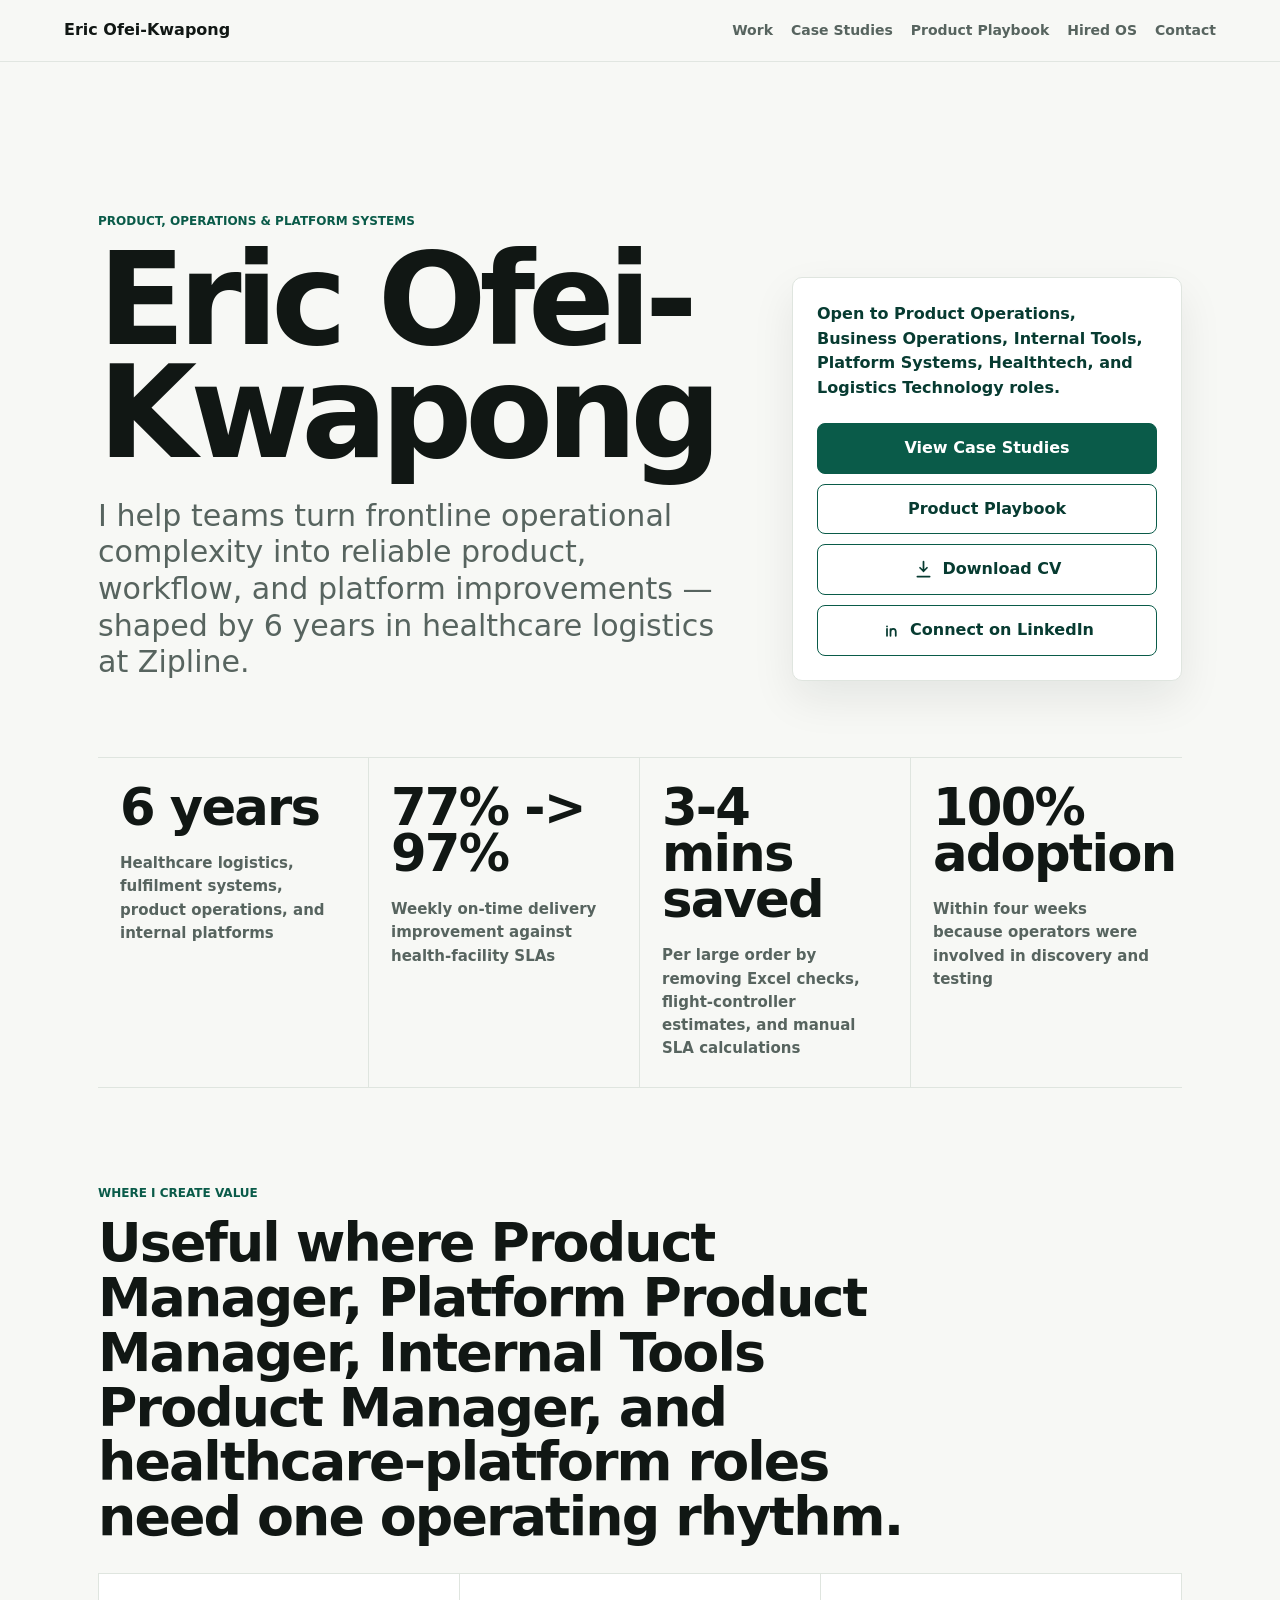
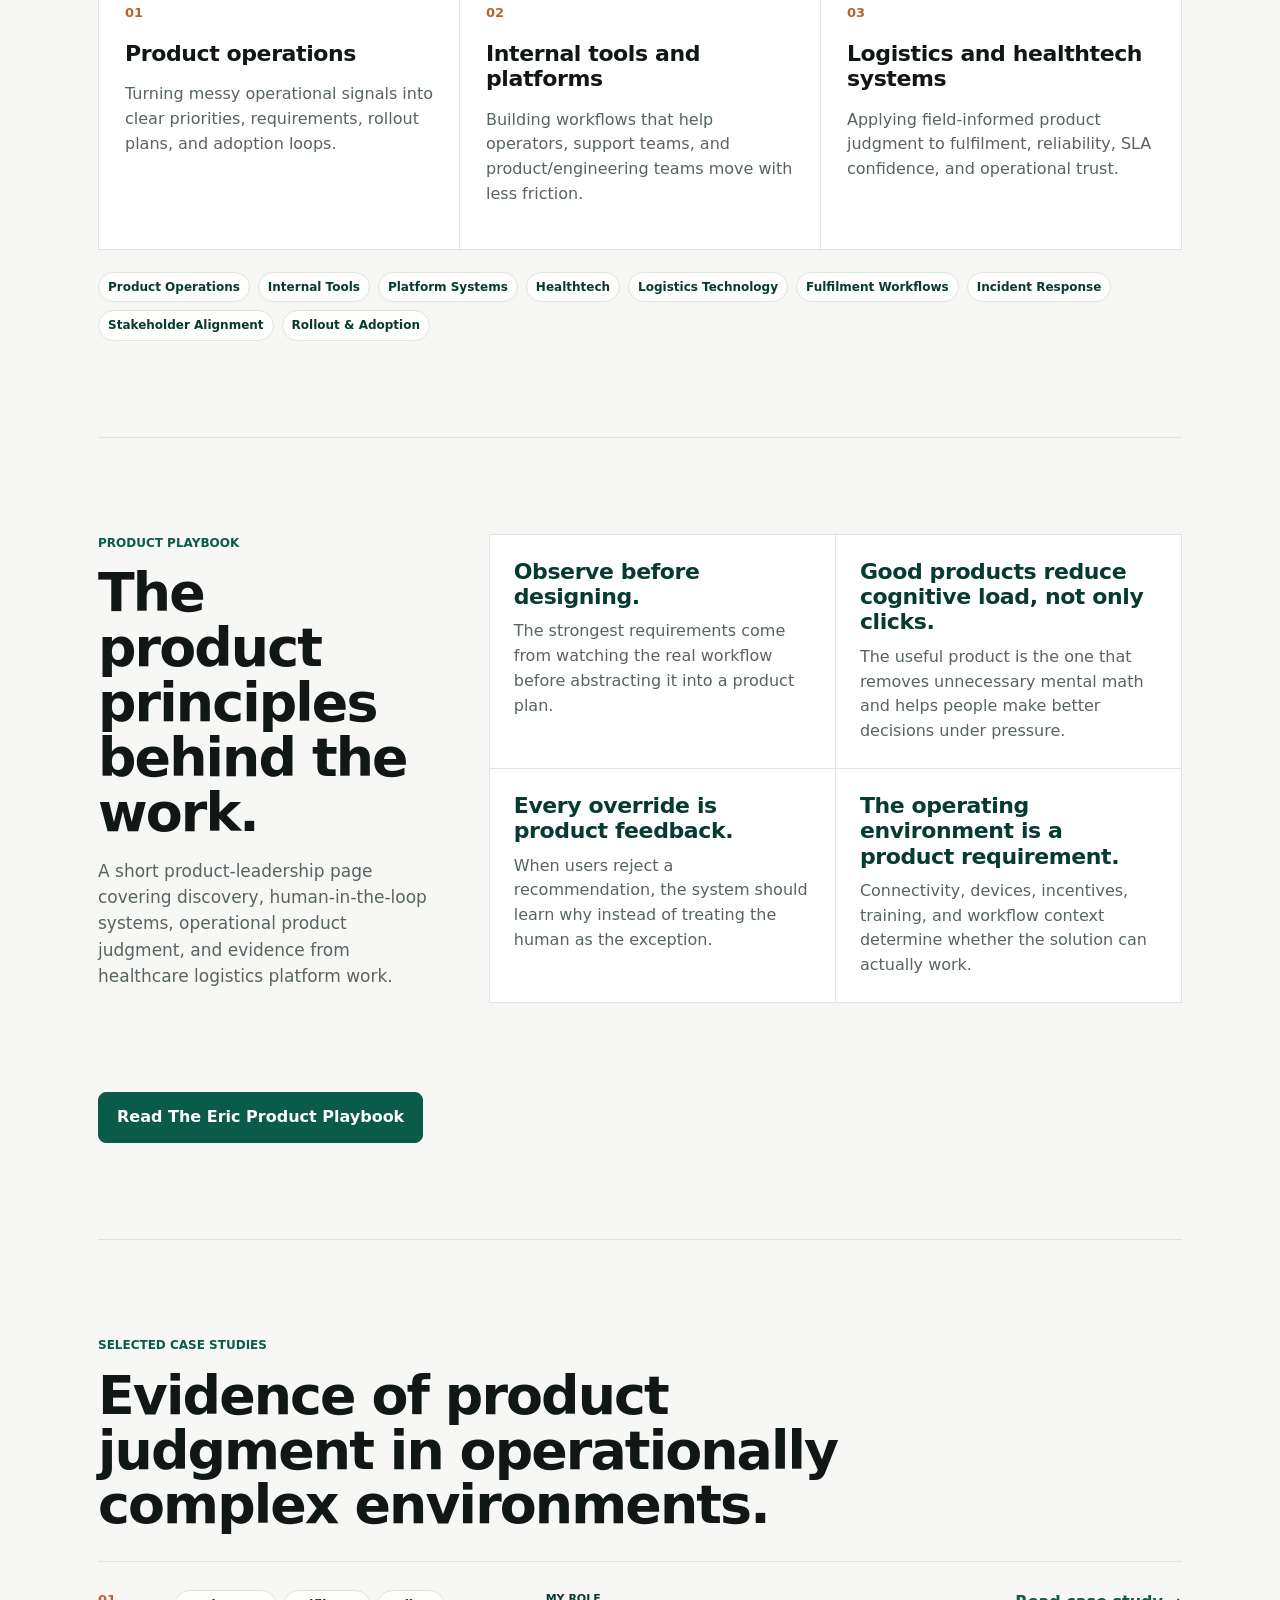
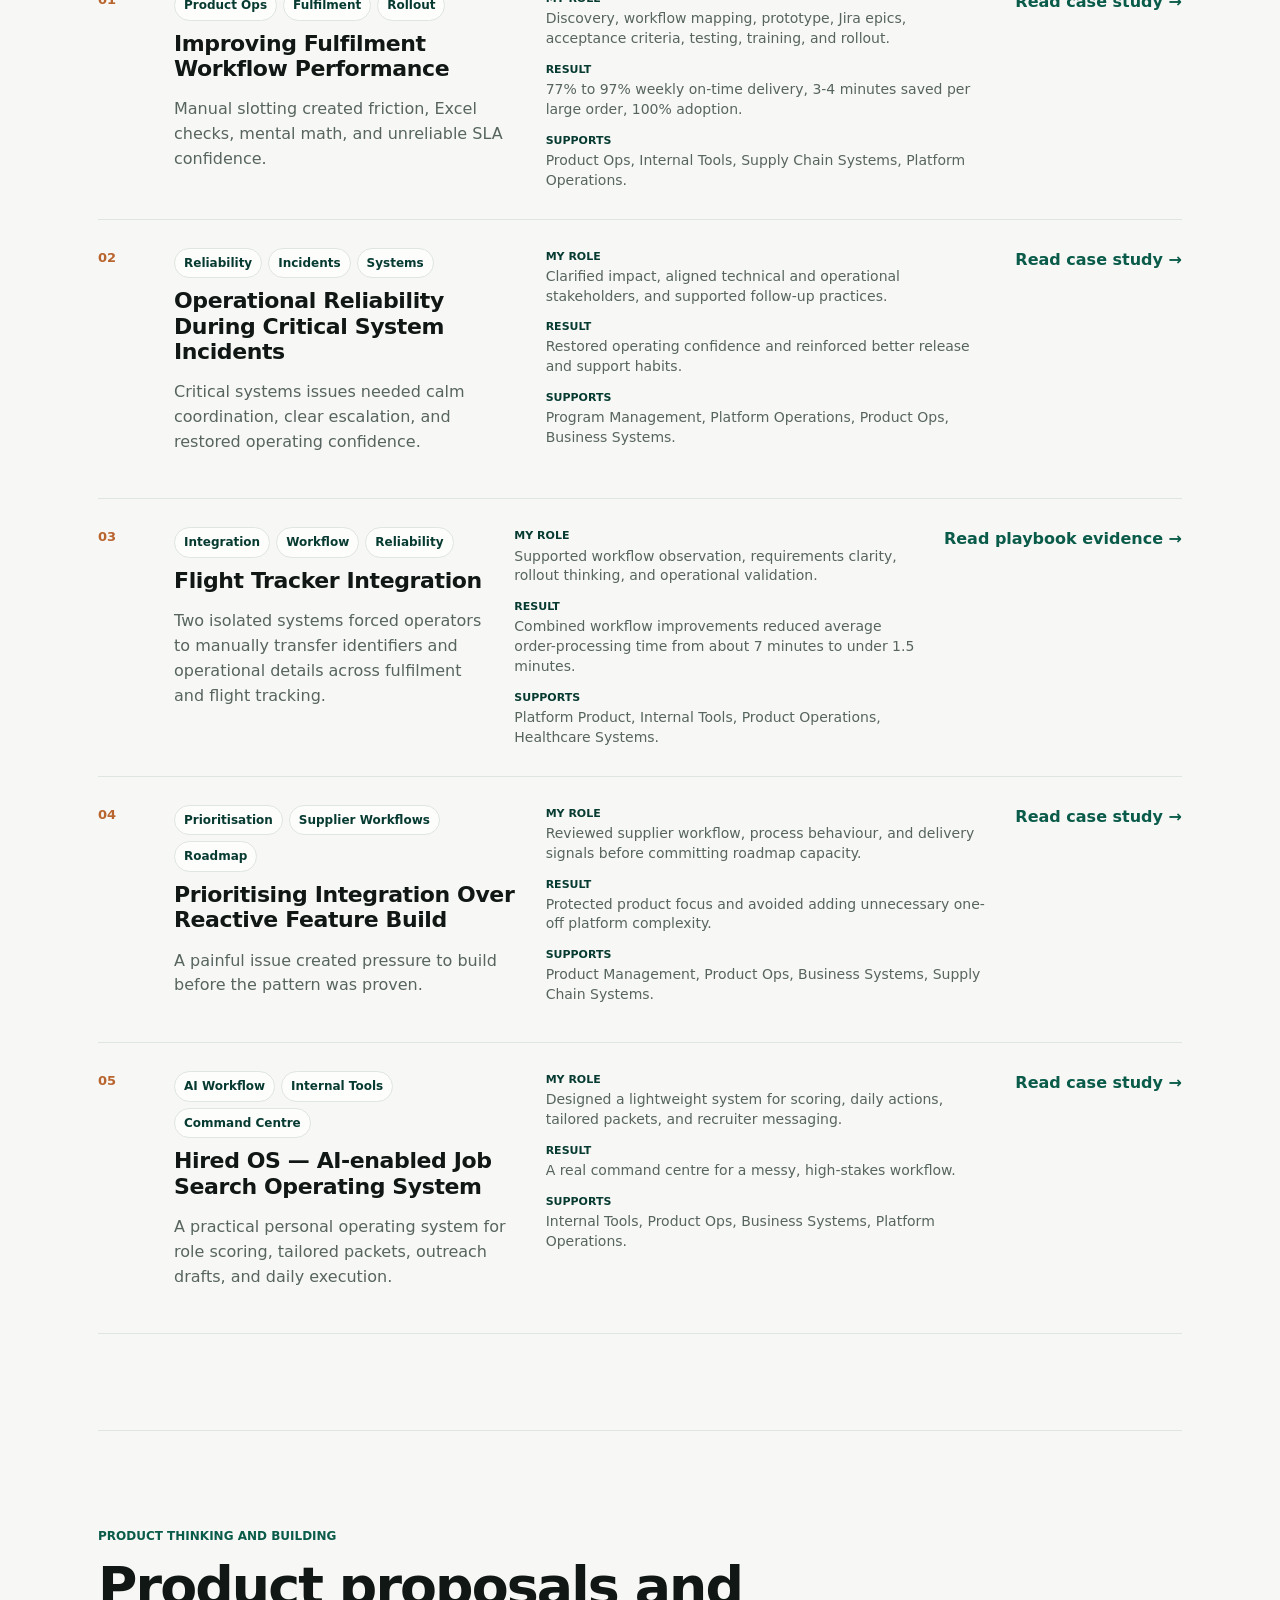
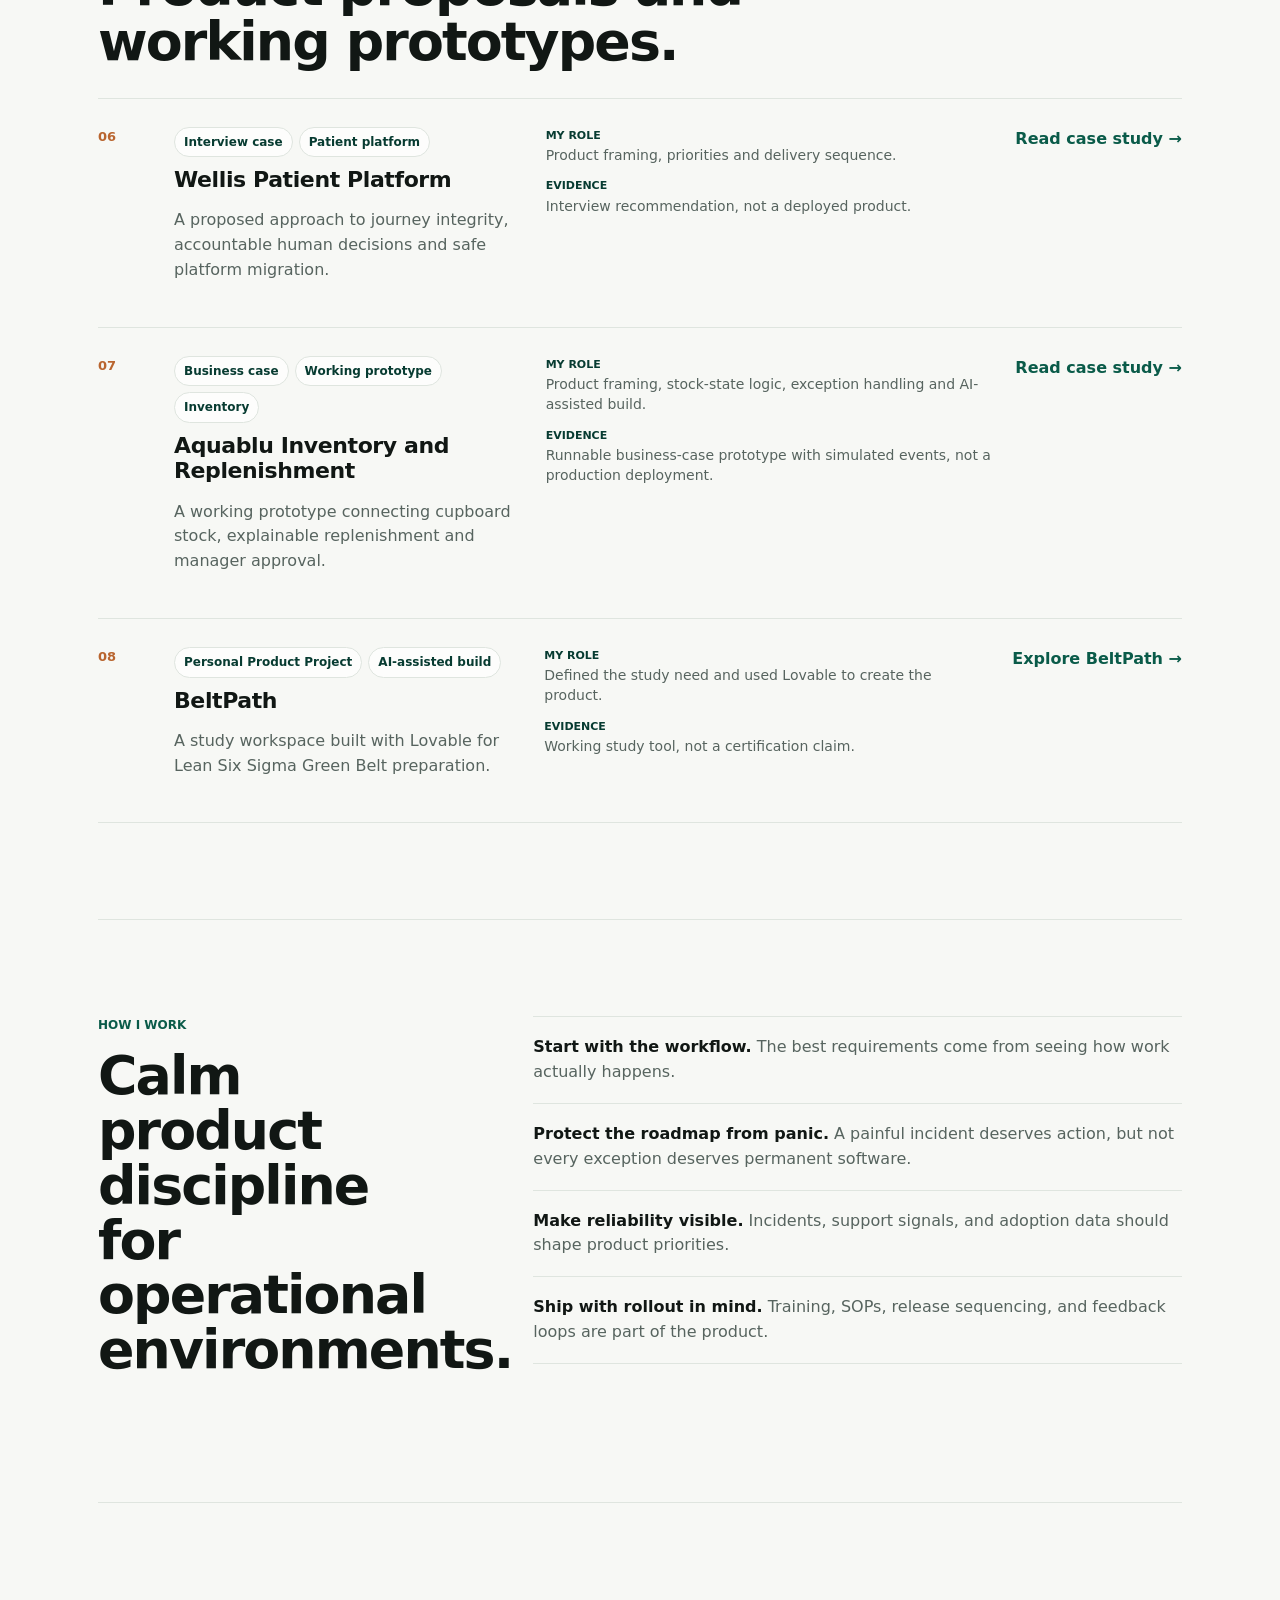
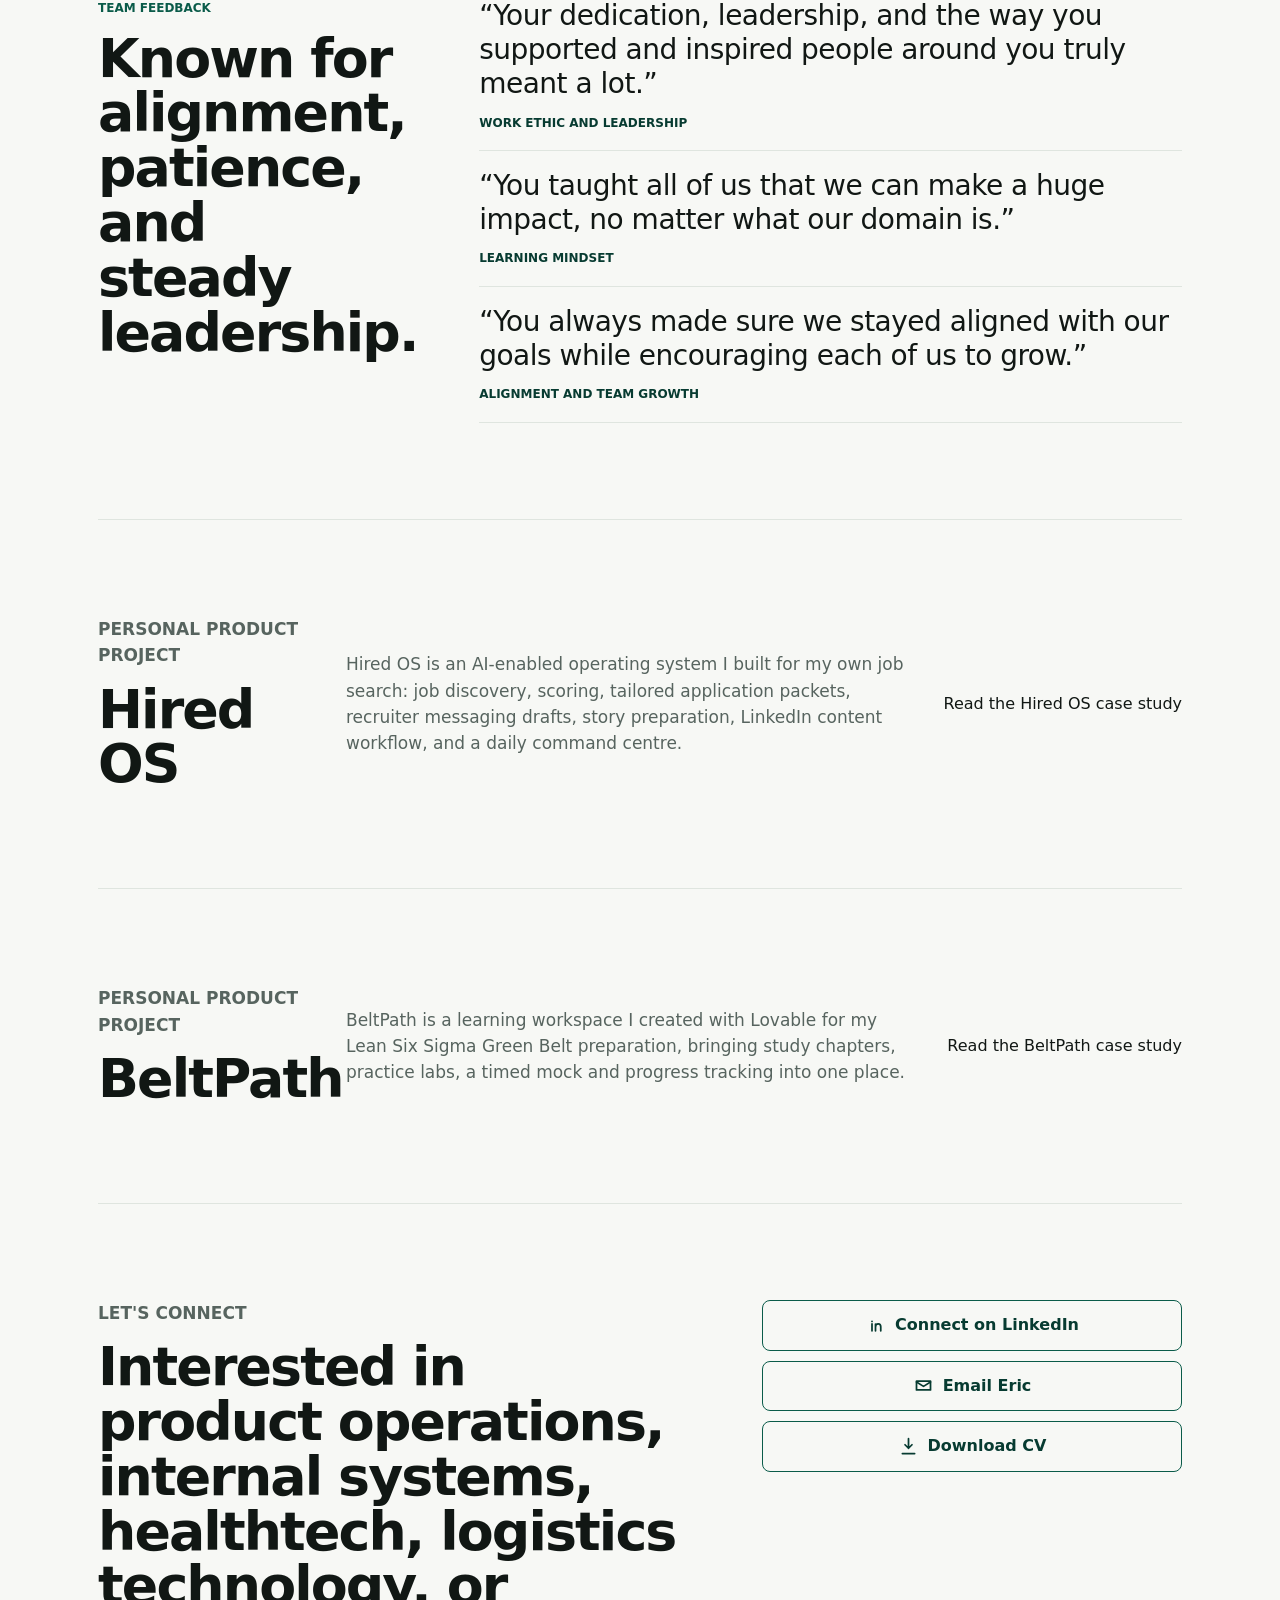
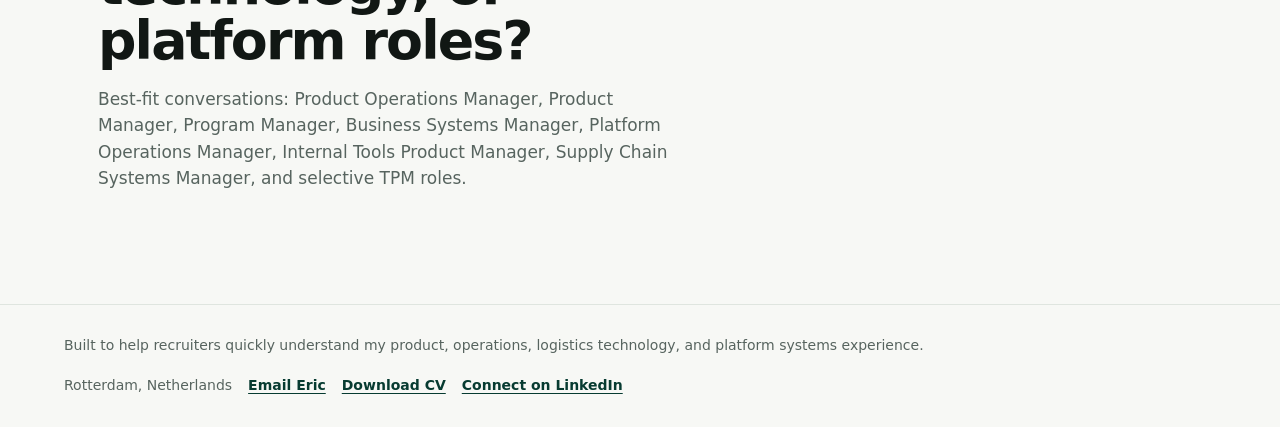
<file: index.html>
<!doctype html>
<html lang="en">
<head>
  <meta charset="utf-8">
  <meta name="viewport" content="width=device-width, initial-scale=1">
  <title>Product, Operations &amp; Platform Systems | Eric Ofei-Kwapong</title>
  <meta name="description" content="Eric Ofei-Kwapong helps product, operations, healthtech, logistics technology, internal tools, and platform teams turn frontline complexity into reliable workflows and systems.">
  <link rel="canonical" href="https://spiffyrtl.github.io/eric-ofei-kwapong-portfolio/index.html">
  <meta property="og:title" content="Eric Ofei-Kwapong | Product, Operations & Platform Systems">
  <meta property="og:description" content="A recruiter-facing product and operations portfolio for healthtech, logistics technology, internal systems, platform, and product operations roles.">
  <meta property="og:type" content="website">
  <meta property="og:url" content="https://spiffyrtl.github.io/eric-ofei-kwapong-portfolio/index.html">
  <meta name="twitter:card" content="summary">
  <meta name="twitter:title" content="Eric Ofei-Kwapong | Product, Operations & Platform Systems">
  <meta name="twitter:description" content="Turning frontline operational complexity into reliable product, workflow, and platform improvements.">
  <link rel="stylesheet" href="assets/styles.css?v=20261025">
</head>
<body>
  <a class="skip-link" href="#main-content">Skip to main content</a>
  <header class="site-header">
    <a class="brand" href="index.html">Eric Ofei-Kwapong</a>
    <nav aria-label="Primary navigation">
      <a href="#what-i-do">Work</a>
      <a href="#case-studies">Case Studies</a>
      <a href="product_playbook.html">Product Playbook</a>
      <a href="#career-os">Hired OS</a>
      <a href="#contact">Contact</a>
    </nav>
  </header>

  <main id="main-content">
    <section class="hero">
      <div class="hero-kicker">Product, Operations &amp; Platform Systems</div>
      <div class="hero-grid">
        <div class="hero-copy reveal">
          <h1>Eric Ofei-Kwapong</h1>
          <p class="subtitle">I help teams turn frontline operational complexity into reliable product, workflow, and platform improvements — shaped by 6 years in healthcare logistics at Zipline.</p>
        </div>
        <aside class="hero-panel reveal" aria-label="Role focus and contact actions">
          <p class="open-to">Open to Product Operations, Business Operations, Internal Tools, Platform Systems, Healthtech, and Logistics Technology roles.</p>
          <div class="hero-actions">
            <a class="button" href="#case-studies">View Case Studies</a>
            <a class="button secondary" href="product_playbook.html">Product Playbook</a>
            <a class="button secondary" href="assets/Eric_Ofei_Kwapong_CV_Master.pdf">
              <svg class="icon" viewBox="0 0 24 24" aria-hidden="true"><path d="M12 3v11m0 0 4-4m-4 4-4-4M5 20h14"/></svg>
              <span>Download CV</span>
            </a>
            <a class="button secondary" href="https://www.linkedin.com/in/eric-ofei-kwapong-834758124" target="_blank" rel="noopener noreferrer">
              <svg class="icon" viewBox="0 0 24 24" aria-hidden="true"><path d="M8 10v8M8 7.2v.1M12 18v-4.4c0-2.2 1.3-3.6 3.2-3.6 1.8 0 2.8 1.2 2.8 3.5V18M12 10.4V18"/></svg>
              <span>Connect on LinkedIn</span>
            </a>
          </div>
        </aside>
      </div>
    </section>

    <section class="proof-strip" aria-label="Selected proof points">
      <article class="metric-card reveal">
        <strong>6 years</strong>
        <span>Healthcare logistics, fulfilment systems, product operations, and internal platforms</span>
      </article>
      <article class="metric-card reveal">
        <strong>77% -&gt; 97%</strong>
        <span>Weekly on-time delivery improvement against health-facility SLAs</span>
      </article>
      <article class="metric-card reveal">
        <strong>3-4 mins saved</strong>
        <span>Per large order by removing Excel checks, flight-controller estimates, and manual SLA calculations</span>
      </article>
      <article class="metric-card reveal">
        <strong>100% adoption</strong>
        <span>Within four weeks because operators were involved in discovery and testing</span>
      </article>
    </section>

    <section class="section value-section" id="what-i-do">
      <div class="section-heading">
        <p class="eyebrow">Where I Create Value</p>
        <h2>Useful where Product Manager, Platform Product Manager, Internal Tools Product Manager, and healthcare-platform roles need one operating rhythm.</h2>
      </div>
      <div class="value-grid">
        <article class="value-item reveal">
          <span>01</span>
          <h3>Product operations</h3>
          <p>Turning messy operational signals into clear priorities, requirements, rollout plans, and adoption loops.</p>
        </article>
        <article class="value-item reveal">
          <span>02</span>
          <h3>Internal tools and platforms</h3>
          <p>Building workflows that help operators, support teams, and product/engineering teams move with less friction.</p>
        </article>
        <article class="value-item reveal">
          <span>03</span>
          <h3>Logistics and healthtech systems</h3>
          <p>Applying field-informed product judgment to fulfilment, reliability, SLA confidence, and operational trust.</p>
        </article>
      </div>
      <div class="capability-row" aria-label="Role fit tags">
        <span>Product Operations</span>
        <span>Internal Tools</span>
        <span>Platform Systems</span>
        <span>Healthtech</span>
        <span>Logistics Technology</span>
        <span>Fulfilment Workflows</span>
        <span>Incident Response</span>
        <span>Stakeholder Alignment</span>
        <span>Rollout &amp; Adoption</span>
      </div>
    </section>

    <section class="section playbook-preview" id="product-playbook-preview">
      <div class="section-heading reveal">
        <p class="eyebrow">Product Playbook</p>
        <h2>The product principles behind the work.</h2>
        <p>A short product-leadership page covering discovery, human-in-the-loop systems, operational product judgment, and evidence from healthcare logistics platform work.</p>
      </div>
      <div class="preview-principles">
        <article class="principle-card reveal">
          <h3>Observe before designing.</h3>
          <p>The strongest requirements come from watching the real workflow before abstracting it into a product plan.</p>
        </article>
        <article class="principle-card reveal">
          <h3>Good products reduce cognitive load, not only clicks.</h3>
          <p>The useful product is the one that removes unnecessary mental math and helps people make better decisions under pressure.</p>
        </article>
        <article class="principle-card reveal">
          <h3>Every override is product feedback.</h3>
          <p>When users reject a recommendation, the system should learn why instead of treating the human as the exception.</p>
        </article>
        <article class="principle-card reveal">
          <h3>The operating environment is a product requirement.</h3>
          <p>Connectivity, devices, incentives, training, and workflow context determine whether the solution can actually work.</p>
        </article>
      </div>
      <a class="button playbook-button reveal" href="product_playbook.html">Read The Eric Product Playbook</a>
    </section>

    <section class="section" id="case-studies">
      <div class="section-heading compact-heading reveal">
        <p class="eyebrow">Selected Case Studies</p>
        <h2>Evidence of product judgment in operationally complex environments.</h2>
      </div>
      <div class="case-list">
        <a class="case-row reveal" href="case_studies/slotting_tool.html">
          <div class="case-index">01</div>
          <div>
            <span class="tag-row"><span>Product Ops</span><span>Fulfilment</span><span>Rollout</span></span>
            <h3>Improving Fulfilment Workflow Performance</h3>
            <p>Manual slotting created friction, Excel checks, mental math, and unreliable SLA confidence.</p>
          </div>
          <dl class="case-facts">
            <div><dt>My role</dt><dd>Discovery, workflow mapping, prototype, Jira epics, acceptance criteria, testing, training, and rollout.</dd></div>
            <div><dt>Result</dt><dd>77% to 97% weekly on-time delivery, 3-4 minutes saved per large order, 100% adoption.</dd></div>
            <div><dt>Supports</dt><dd>Product Ops, Internal Tools, Supply Chain Systems, Platform Operations.</dd></div>
          </dl>
          <span class="case-action">Read case study</span>
        </a>

        <a class="case-row reveal" href="case_studies/incident_reliability.html">
          <div class="case-index">02</div>
          <div>
            <span class="tag-row"><span>Reliability</span><span>Incidents</span><span>Systems</span></span>
            <h3>Operational Reliability During Critical System Incidents</h3>
            <p>Critical systems issues needed calm coordination, clear escalation, and restored operating confidence.</p>
          </div>
          <dl class="case-facts">
            <div><dt>My role</dt><dd>Clarified impact, aligned technical and operational stakeholders, and supported follow-up practices.</dd></div>
            <div><dt>Result</dt><dd>Restored operating confidence and reinforced better release and support habits.</dd></div>
            <div><dt>Supports</dt><dd>Program Management, Platform Operations, Product Ops, Business Systems.</dd></div>
          </dl>
          <span class="case-action">Read case study</span>
        </a>

        <a class="case-row reveal" href="product_playbook.html#flight-tracker-integration">
          <div class="case-index">03</div>
          <div>
            <span class="tag-row"><span>Integration</span><span>Workflow</span><span>Reliability</span></span>
            <h3>Flight Tracker Integration</h3>
            <p>Two isolated systems forced operators to manually transfer identifiers and operational details across fulfilment and flight tracking.</p>
          </div>
          <dl class="case-facts">
            <div><dt>My role</dt><dd>Supported workflow observation, requirements clarity, rollout thinking, and operational validation.</dd></div>
            <div><dt>Result</dt><dd>Combined workflow improvements reduced average order-processing time from about 7 minutes to under 1.5 minutes.</dd></div>
            <div><dt>Supports</dt><dd>Platform Product, Internal Tools, Product Operations, Healthcare Systems.</dd></div>
          </dl>
          <span class="case-action">Read playbook evidence</span>
        </a>

        <a class="case-row reveal" href="case_studies/supplier_erp_prioritisation.html">
          <div class="case-index">04</div>
          <div>
            <span class="tag-row"><span>Prioritisation</span><span>Supplier Workflows</span><span>Roadmap</span></span>
            <h3>Prioritising Integration Over Reactive Feature Build</h3>
            <p>A painful issue created pressure to build before the pattern was proven.</p>
          </div>
          <dl class="case-facts">
            <div><dt>My role</dt><dd>Reviewed supplier workflow, process behaviour, and delivery signals before committing roadmap capacity.</dd></div>
            <div><dt>Result</dt><dd>Protected product focus and avoided adding unnecessary one-off platform complexity.</dd></div>
            <div><dt>Supports</dt><dd>Product Management, Product Ops, Business Systems, Supply Chain Systems.</dd></div>
          </dl>
          <span class="case-action">Read case study</span>
        </a>

        <a class="case-row reveal" href="case_studies/career_os.html">
          <div class="case-index">05</div>
          <div>
            <span class="tag-row"><span>AI Workflow</span><span>Internal Tools</span><span>Command Centre</span></span>
            <h3>Hired OS — AI-enabled Job Search Operating System</h3>
            <p>A practical personal operating system for role scoring, tailored packets, outreach drafts, and daily execution.</p>
          </div>
          <dl class="case-facts">
            <div><dt>My role</dt><dd>Designed a lightweight system for scoring, daily actions, tailored packets, and recruiter messaging.</dd></div>
            <div><dt>Result</dt><dd>A real command centre for a messy, high-stakes workflow.</dd></div>
            <div><dt>Supports</dt><dd>Internal Tools, Product Ops, Business Systems, Platform Operations.</dd></div>
          </dl>
          <span class="case-action">Read case study</span>
        </a>
      </div>
    </section>

    <section class="section" id="additional-projects">
      <div class="section-heading compact-heading reveal">
        <p class="eyebrow">Product Thinking and Building</p>
        <h2>Product proposals and working prototypes.</h2>
      </div>
      <div class="case-list">
        <a class="case-row reveal" href="case_studies/wellis_patient_platform.html">
          <div class="case-index">06</div>
          <div><span class="tag-row"><span>Interview case</span><span>Patient platform</span></span>
            <h3>Wellis Patient Platform</h3>
            <p>A proposed approach to journey integrity, accountable human decisions and safe platform migration.</p></div>
          <dl class="case-facts">
            <div><dt>My role</dt><dd>Product framing, priorities and delivery sequence.</dd></div>
            <div><dt>Evidence</dt><dd>Interview recommendation, not a deployed product.</dd></div>
          </dl>
          <span class="case-action">Read case study</span>
        </a>
        <a class="case-row reveal" href="case_studies/aquablu_inventory.html">
          <div class="case-index">07</div>
          <div><span class="tag-row"><span>Business case</span><span>Working prototype</span><span>Inventory</span></span>
            <h3>Aquablu Inventory and Replenishment</h3>
            <p>A working prototype connecting cupboard stock, explainable replenishment and manager approval.</p></div>
          <dl class="case-facts">
            <div><dt>My role</dt><dd>Product framing, stock-state logic, exception handling and AI-assisted build.</dd></div>
            <div><dt>Evidence</dt><dd>Runnable business-case prototype with simulated events, not a production deployment.</dd></div>
          </dl>
          <span class="case-action">Read case study</span>
        </a>
        <a class="case-row reveal" href="case_studies/beltpath.html">
          <div class="case-index">08</div>
          <div><span class="tag-row"><span>Personal Product Project</span><span>AI-assisted build</span></span>
            <h3>BeltPath</h3>
            <p>A study workspace built with Lovable for Lean Six Sigma Green Belt preparation.</p></div>
          <dl class="case-facts">
            <div><dt>My role</dt><dd>Defined the study need and used Lovable to create the product.</dd></div>
            <div><dt>Evidence</dt><dd>Working study tool, not a certification claim.</dd></div>
          </dl>
          <span class="case-action">Explore BeltPath</span>
        </a>
      </div>
    </section>

    <section class="section split-section" id="principles">
      <div class="section-heading reveal">
        <p class="eyebrow">How I Work</p>
        <h2>Calm product discipline for operational environments.</h2>
      </div>
      <ul class="principle-list reveal">
        <li><strong>Start with the workflow.</strong> The best requirements come from seeing how work actually happens.</li>
        <li><strong>Protect the roadmap from panic.</strong> A painful incident deserves action, but not every exception deserves permanent software.</li>
        <li><strong>Make reliability visible.</strong> Incidents, support signals, and adoption data should shape product priorities.</li>
        <li><strong>Ship with rollout in mind.</strong> Training, SOPs, release sequencing, and feedback loops are part of the product.</li>
      </ul>
    </section>

    <section class="quote-band" id="team-feedback">
      <div class="quote-lead reveal">
        <p class="eyebrow">Team Feedback</p>
        <h2>Known for alignment, patience, and steady leadership.</h2>
      </div>
      <div class="quote-grid">
        <figure class="quote-card reveal">
          <blockquote>“Your dedication, leadership, and the way you supported and inspired people around you truly meant a lot.”</blockquote>
          <figcaption>Work ethic and leadership</figcaption>
        </figure>
        <figure class="quote-card reveal">
          <blockquote>“You taught all of us that we can make a huge impact, no matter what our domain is.”</blockquote>
          <figcaption>Learning mindset</figcaption>
        </figure>
        <figure class="quote-card reveal">
          <blockquote>“You always made sure we stayed aligned with our goals while encouraging each of us to grow.”</blockquote>
          <figcaption>Alignment and team growth</figcaption>
        </figure>
      </div>
    </section>

    <section class="section career-os-strip" id="career-os">
      <div>
        <p class="eyebrow">Personal Product Project</p>
        <h2>Hired OS</h2>
      </div>
      <p>Hired OS is an AI-enabled operating system I built for my own job search: job discovery, scoring, tailored application packets, recruiter messaging drafts, story preparation, LinkedIn content workflow, and a daily command centre.</p>
      <a class="text-link" href="case_studies/career_os.html">Read the Hired OS case study</a>
    </section>

    <section class="section career-os-strip" id="beltpath">
      <div>
        <p class="eyebrow">Personal Product Project</p>
        <h2>BeltPath</h2>
      </div>
      <p>BeltPath is a learning workspace I created with Lovable for my Lean Six Sigma Green Belt preparation, bringing study chapters, practice labs, a timed mock and progress tracking into one place.</p>
      <a class="text-link" href="case_studies/beltpath.html">Read the BeltPath case study</a>
    </section>

    <section class="section contact" id="contact">
      <div>
        <p class="eyebrow">Let's Connect</p>
        <h2>Interested in product operations, internal systems, healthtech, logistics technology, or platform roles?</h2>
        <p>Best-fit conversations: Product Operations Manager, Product Manager, Program Manager, Business Systems Manager, Platform Operations Manager, Internal Tools Product Manager, Supply Chain Systems Manager, and selective TPM roles.</p>
      </div>
      <div class="contact-card">
        <a class="contact-link" href="https://www.linkedin.com/in/eric-ofei-kwapong-834758124" target="_blank" rel="noopener noreferrer">
          <svg class="contact-svg" viewBox="0 0 24 24" aria-hidden="true"><path d="M8 10v8M8 7.2v.1M12 18v-4.4c0-2.2 1.3-3.6 3.2-3.6 1.8 0 2.8 1.2 2.8 3.5V18M12 10.4V18"/></svg>
          <span>Connect on LinkedIn</span>
        </a>
        <a class="contact-link" href="mailto:eokwaku@icloud.com">
          <svg class="contact-svg" viewBox="0 0 24 24" aria-hidden="true"><path d="M4 7h16v10H4z"/><path d="m4 8 8 5 8-5"/></svg>
          <span>Email Eric</span>
        </a>
        <a class="contact-link" href="assets/Eric_Ofei_Kwapong_CV_Master.pdf">
          <svg class="contact-svg" viewBox="0 0 24 24" aria-hidden="true"><path d="M12 3v11m0 0 4-4m-4 4-4-4M5 20h14"/></svg>
          <span>Download CV</span>
        </a>
      </div>
    </section>
  </main>

  <footer class="site-footer">
    <p>Built to help recruiters quickly understand my product, operations, logistics technology, and platform systems experience.</p>
    <p class="footer-links">
      <span>Rotterdam, Netherlands</span>
      <a class="footer-action" href="mailto:eokwaku@icloud.com">Email Eric</a>
      <a class="footer-action" href="assets/Eric_Ofei_Kwapong_CV_Master.pdf">Download CV</a>
      <a class="footer-action" href="https://www.linkedin.com/in/eric-ofei-kwapong-834758124" target="_blank" rel="noopener noreferrer">Connect on LinkedIn</a>
    </p>
  </footer>

  <script>
    const observer = new IntersectionObserver((entries) => {
      entries.forEach((entry) => {
        if (entry.isIntersecting) {
          entry.target.classList.add('is-visible');
          observer.unobserve(entry.target);
        }
      });
    }, { threshold: 0.14 });
    document.querySelectorAll('.reveal').forEach((el) => observer.observe(el));
  </script>
</body>
</html>
</file>
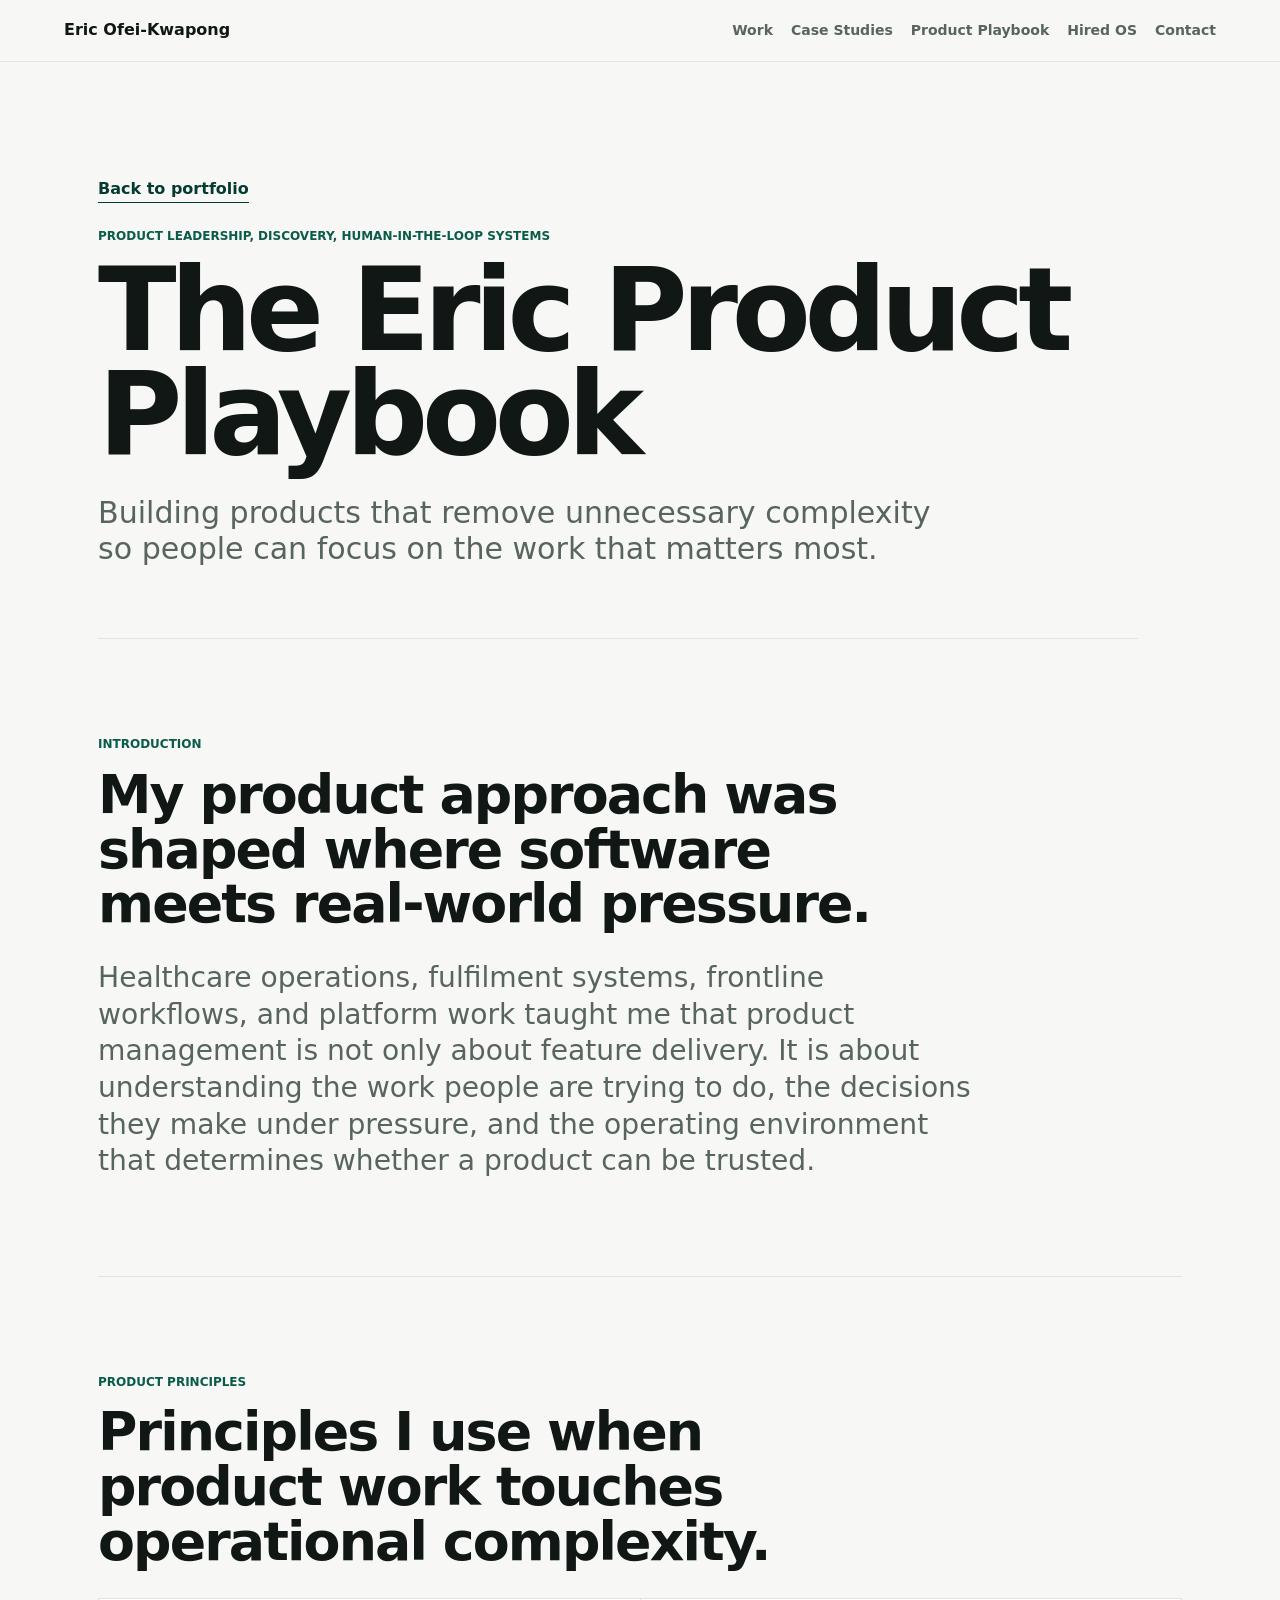
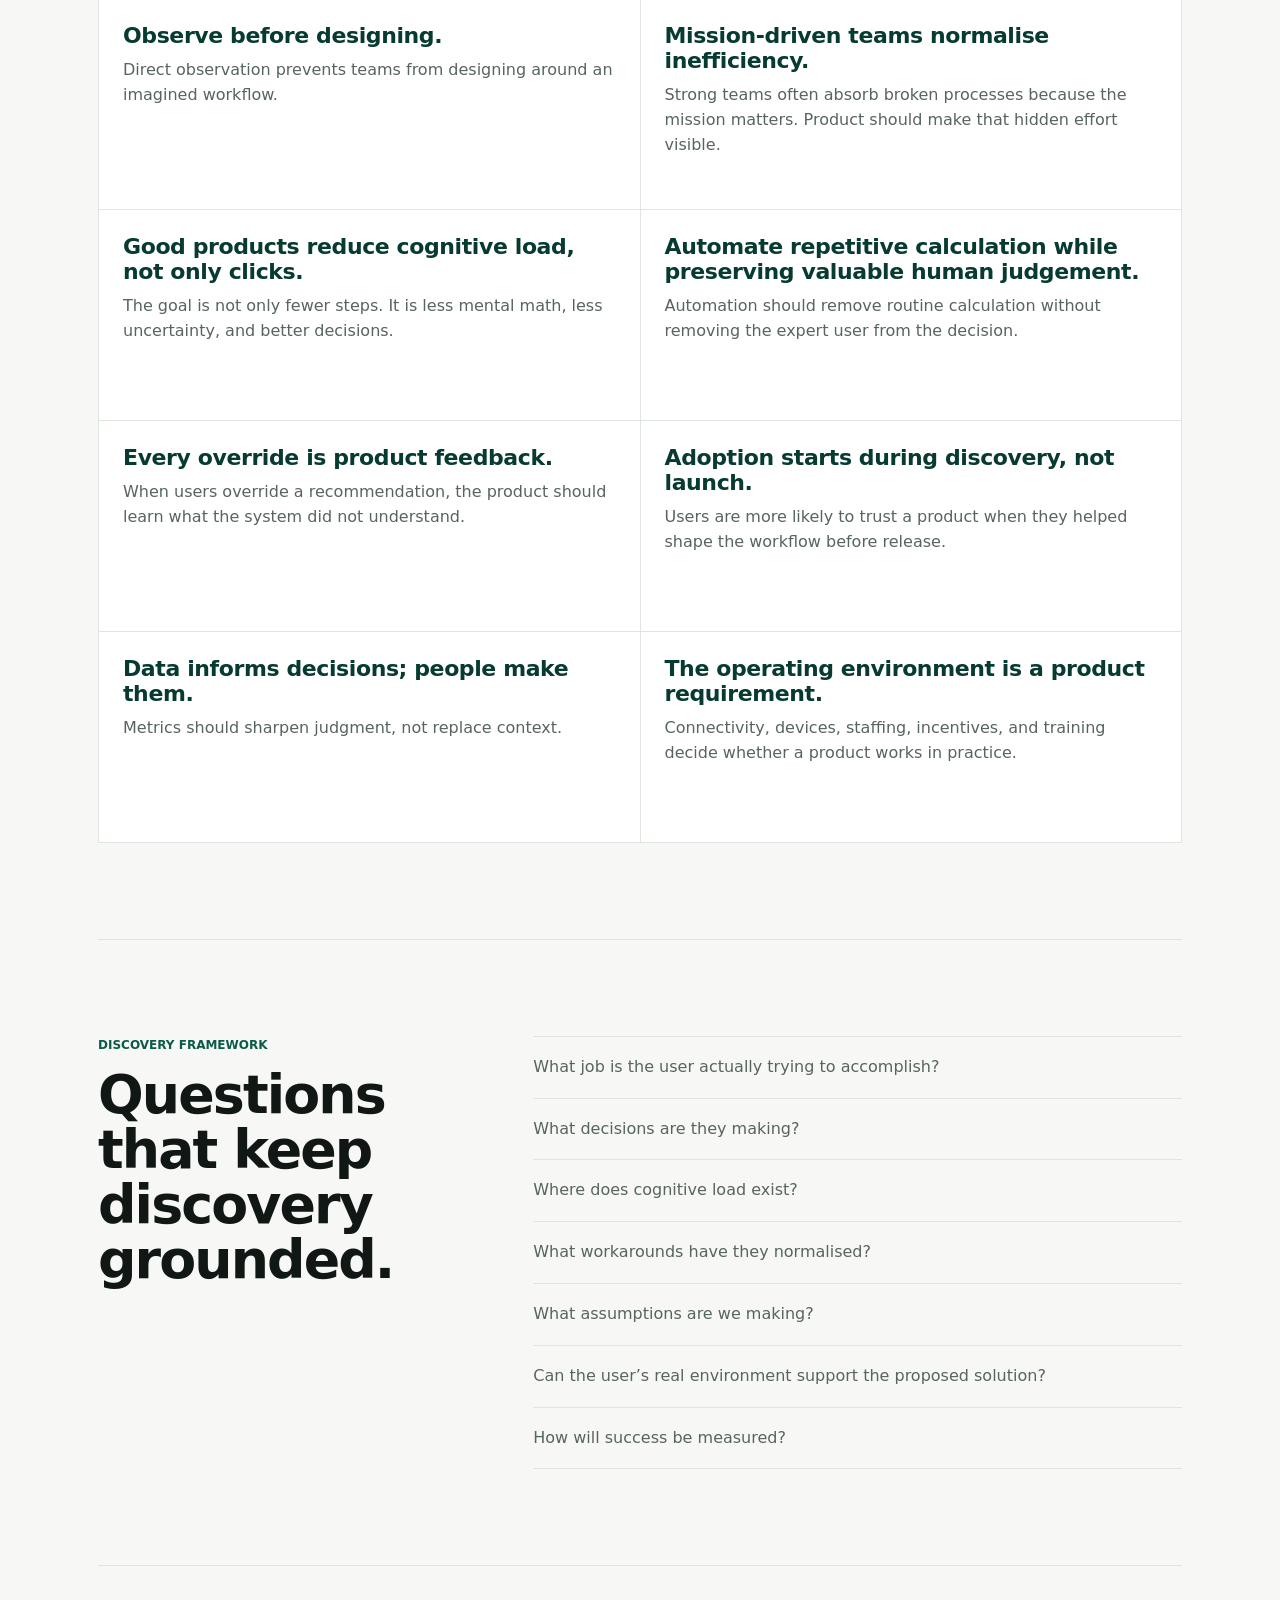
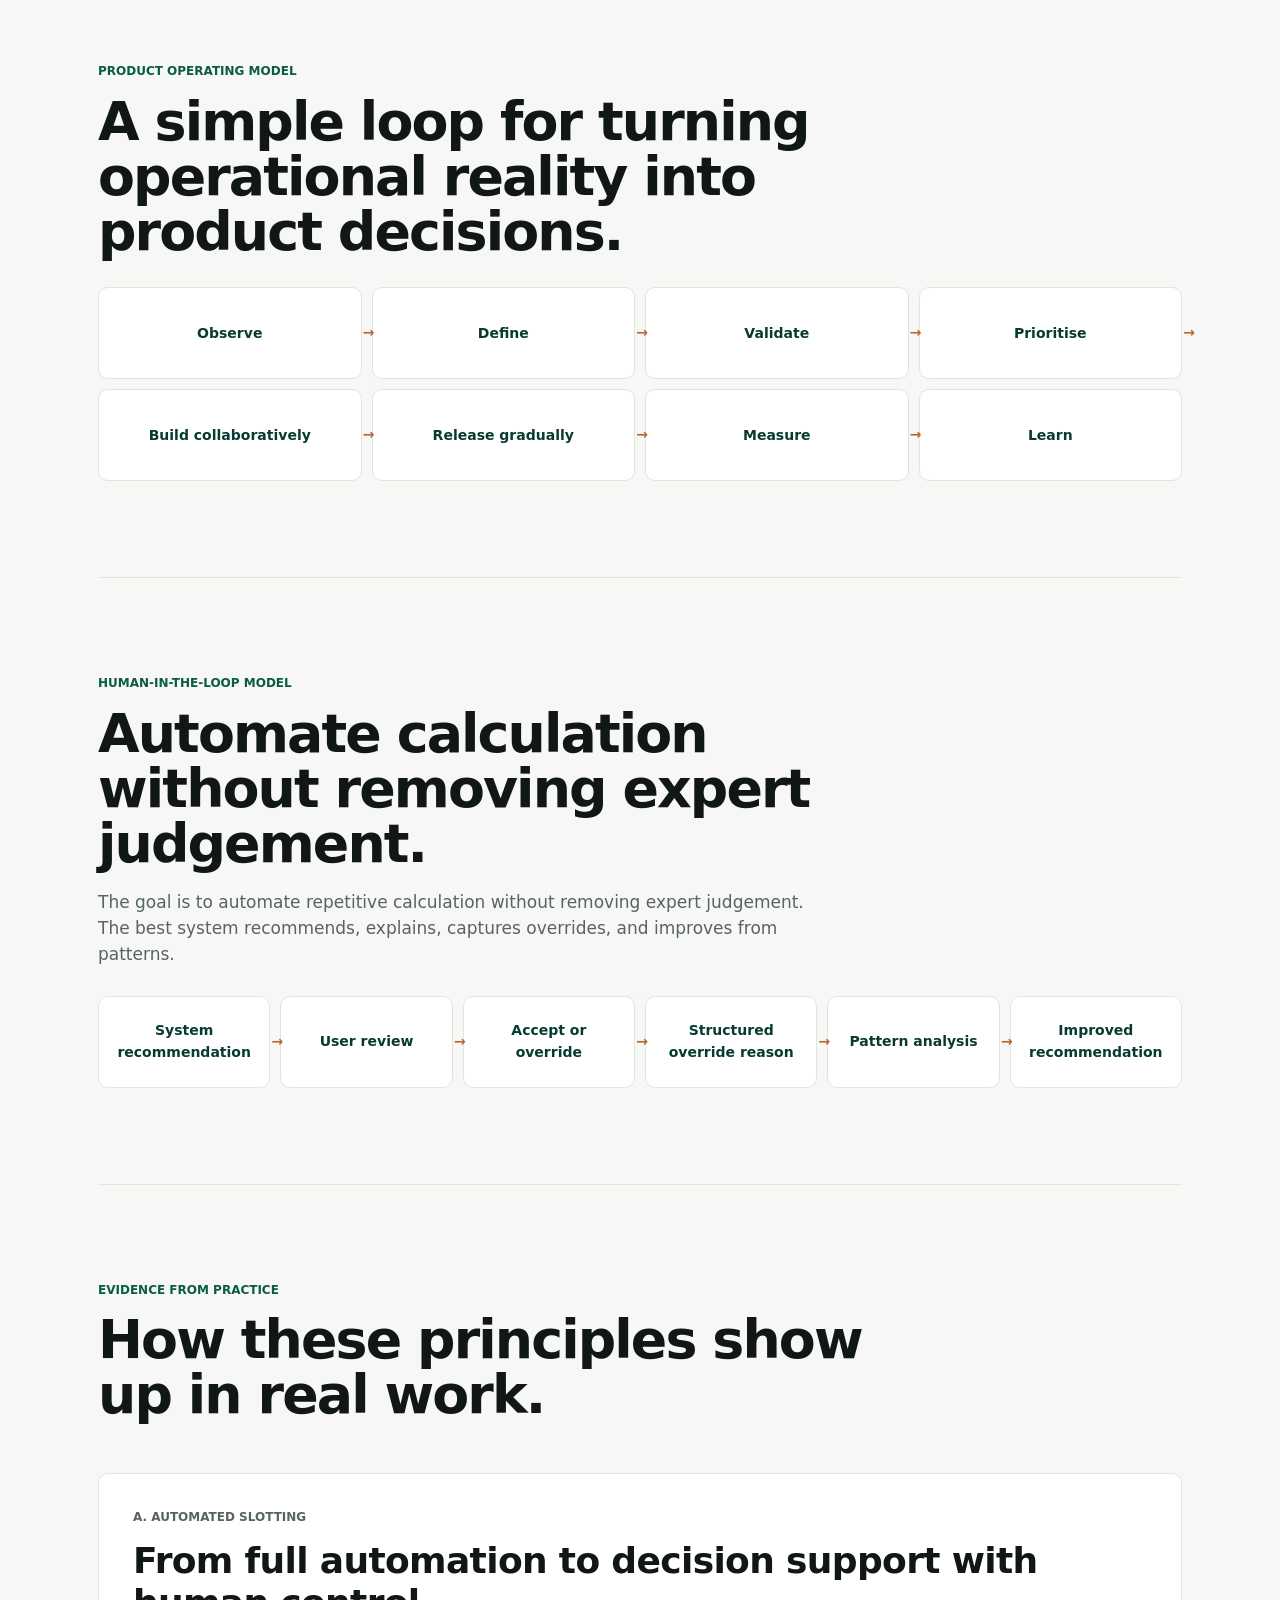
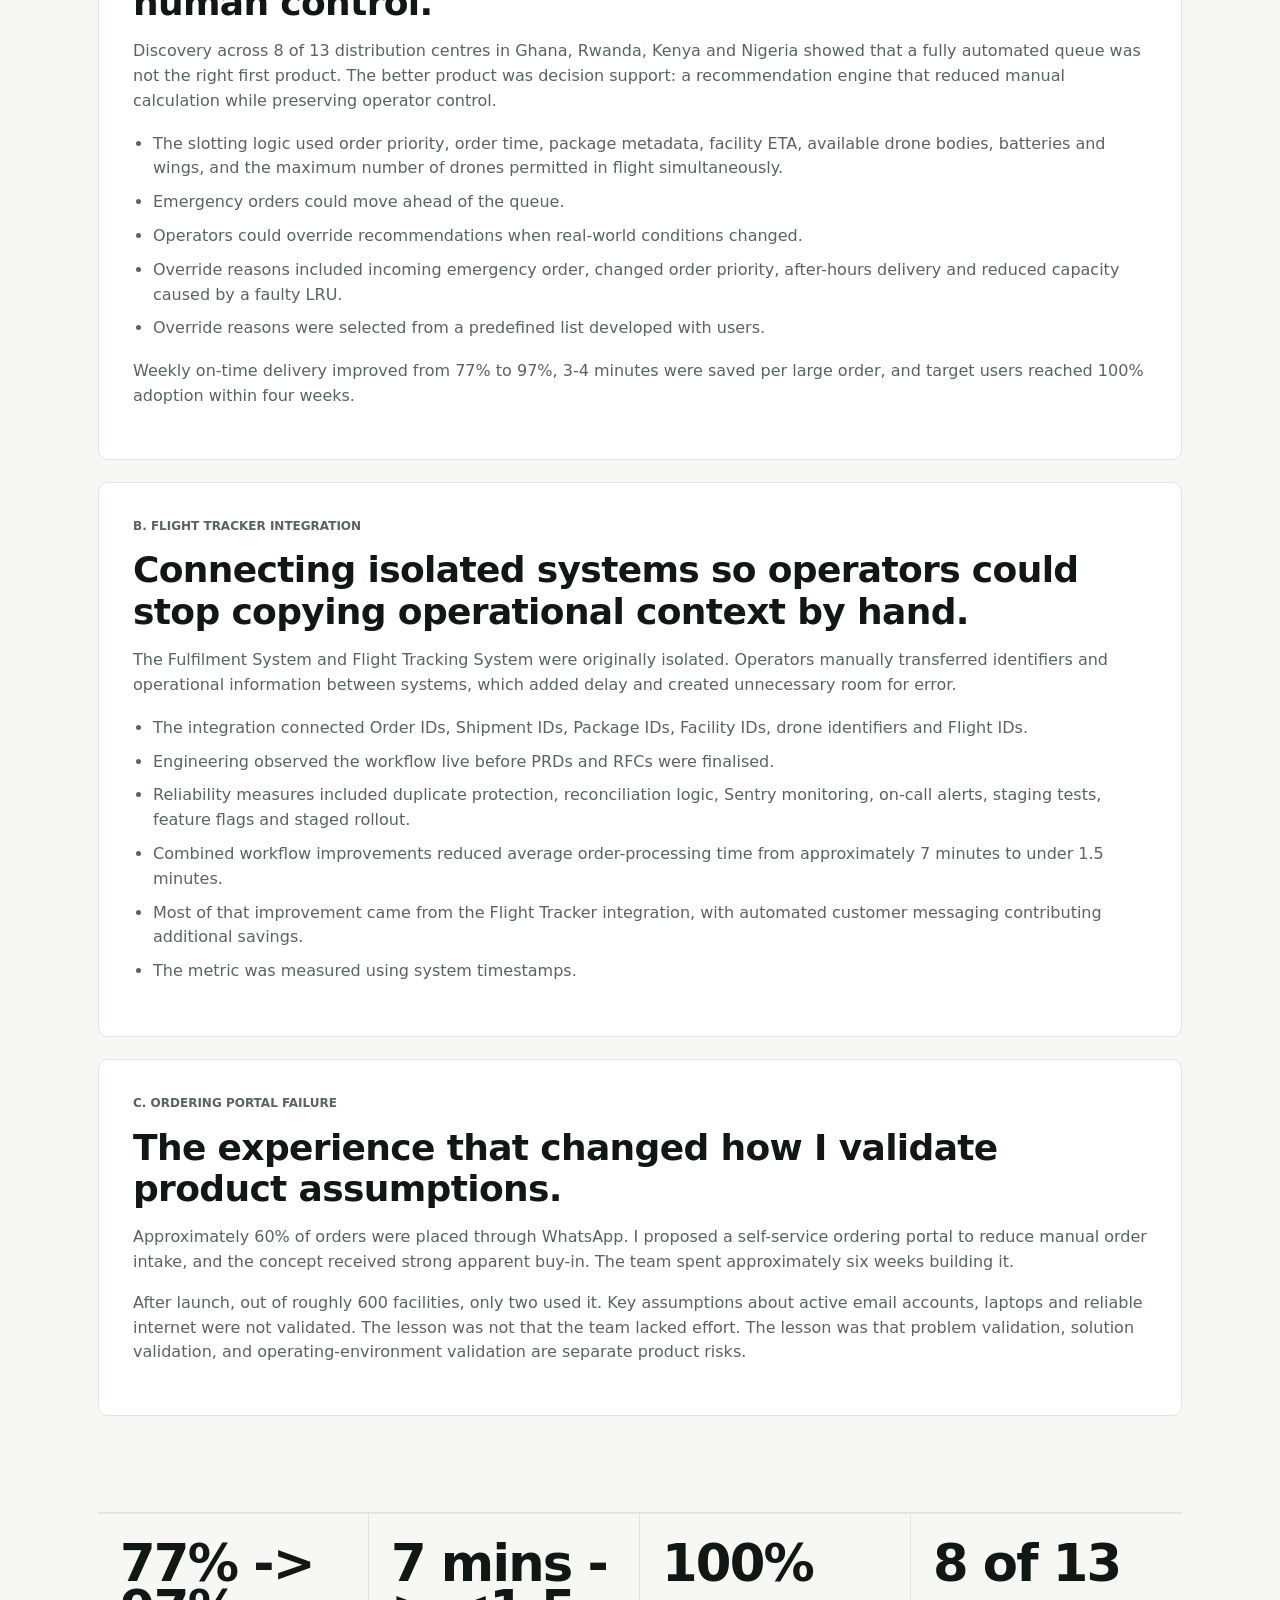
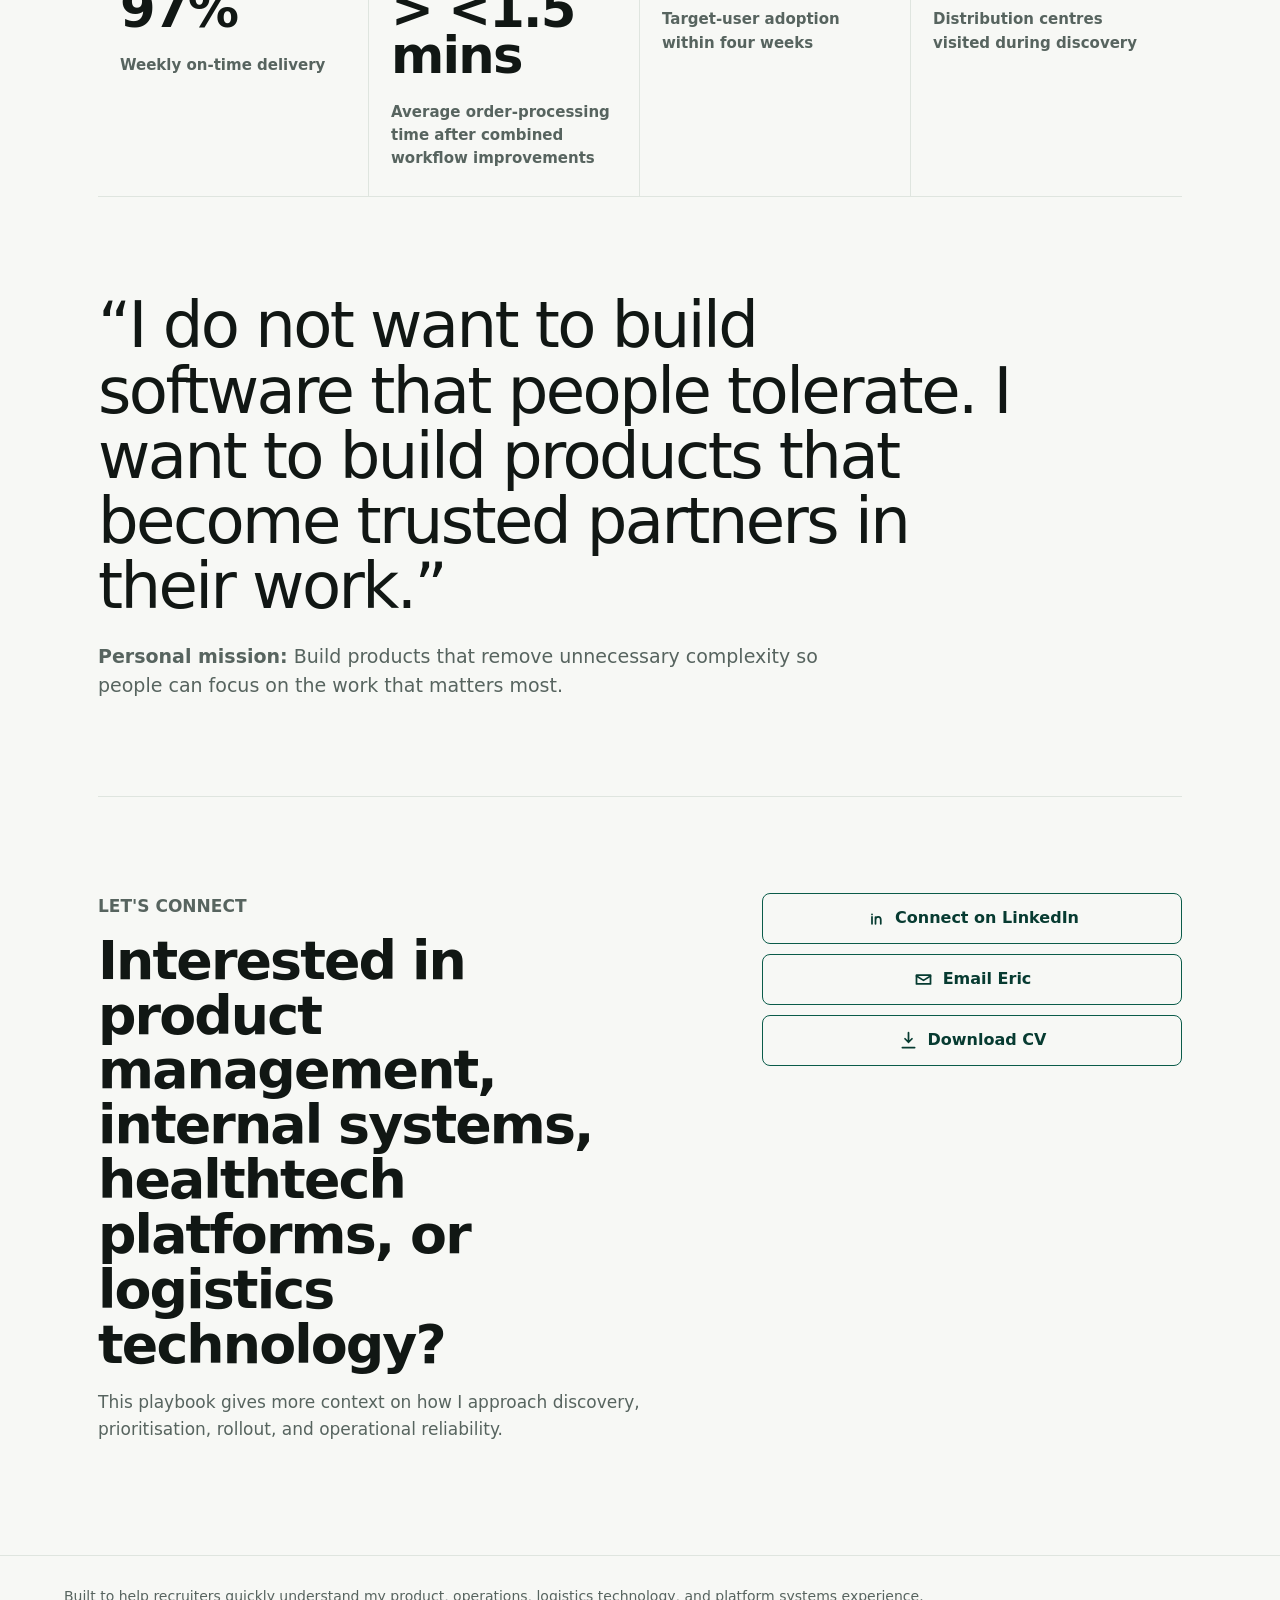
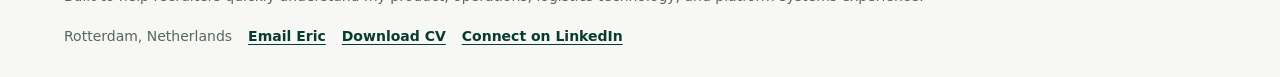
<file: product_playbook.html>
<!doctype html>
<html lang="en">
<head>
  <meta charset="utf-8">
  <meta name="viewport" content="width=device-width, initial-scale=1">
  <title>The Eric Product Playbook | Eric Ofei-Kwapong</title>
  <meta name="description" content="The Eric Product Playbook: product principles, discovery framework, human-in-the-loop operating model, and evidence from healthcare logistics and platform workflow work.">
  <link rel="canonical" href="https://spiffyrtl.github.io/eric-ofei-kwapong-portfolio/product_playbook.html">
  <meta property="og:title" content="The Eric Product Playbook | Eric Ofei-Kwapong">
  <meta property="og:description" content="A product-leadership playbook for reducing operational complexity, improving workflows, and building trusted human-in-the-loop systems.">
  <meta property="og:type" content="article">
  <meta property="og:url" content="https://spiffyrtl.github.io/eric-ofei-kwapong-portfolio/product_playbook.html">
  <meta name="twitter:card" content="summary">
  <meta name="twitter:title" content="The Eric Product Playbook | Eric Ofei-Kwapong">
  <meta name="twitter:description" content="Building products that remove unnecessary complexity so people can focus on the work that matters most.">
  <link rel="stylesheet" href="assets/styles.css?v=20260726">
</head>
<body>
  <a class="skip-link" href="#main-content">Skip to main content</a>
  <header class="site-header">
    <a class="brand" href="index.html">Eric Ofei-Kwapong</a>
    <nav aria-label="Primary navigation">
      <a href="index.html#what-i-do">Work</a>
      <a href="index.html#case-studies">Case Studies</a>
      <a href="product_playbook.html" aria-current="page">Product Playbook</a>
      <a href="index.html#career-os">Hired OS</a>
      <a href="index.html#contact">Contact</a>
    </nav>
  </header>

  <main id="main-content">
    <section class="playbook-hero">
      <a class="back-link" href="index.html">Back to portfolio</a>
      <p class="eyebrow">Product leadership, discovery, human-in-the-loop systems</p>
      <h1>The Eric Product Playbook</h1>
      <p class="subtitle">Building products that remove unnecessary complexity so people can focus on the work that matters most.</p>
    </section>

    <section class="section intro-section">
      <div class="section-heading reveal">
        <p class="eyebrow">Introduction</p>
        <h2>My product approach was shaped where software meets real-world pressure.</h2>
      </div>
      <p class="lead-copy reveal">Healthcare operations, fulfilment systems, frontline workflows, and platform work taught me that product management is not only about feature delivery. It is about understanding the work people are trying to do, the decisions they make under pressure, and the operating environment that determines whether a product can be trusted.</p>
    </section>

    <section class="section">
      <div class="section-heading reveal">
        <p class="eyebrow">Product Principles</p>
        <h2>Principles I use when product work touches operational complexity.</h2>
      </div>
      <div class="principle-card-grid">
        <article class="principle-card reveal"><h3>Observe before designing.</h3><p>Direct observation prevents teams from designing around an imagined workflow.</p></article>
        <article class="principle-card reveal"><h3>Mission-driven teams normalise inefficiency.</h3><p>Strong teams often absorb broken processes because the mission matters. Product should make that hidden effort visible.</p></article>
        <article class="principle-card reveal"><h3>Good products reduce cognitive load, not only clicks.</h3><p>The goal is not only fewer steps. It is less mental math, less uncertainty, and better decisions.</p></article>
        <article class="principle-card reveal"><h3>Automate repetitive calculation while preserving valuable human judgement.</h3><p>Automation should remove routine calculation without removing the expert user from the decision.</p></article>
        <article class="principle-card reveal"><h3>Every override is product feedback.</h3><p>When users override a recommendation, the product should learn what the system did not understand.</p></article>
        <article class="principle-card reveal"><h3>Adoption starts during discovery, not launch.</h3><p>Users are more likely to trust a product when they helped shape the workflow before release.</p></article>
        <article class="principle-card reveal"><h3>Data informs decisions; people make them.</h3><p>Metrics should sharpen judgment, not replace context.</p></article>
        <article class="principle-card reveal"><h3>The operating environment is a product requirement.</h3><p>Connectivity, devices, staffing, incentives, and training decide whether a product works in practice.</p></article>
      </div>
    </section>

    <section class="section split-section">
      <div class="section-heading reveal">
        <p class="eyebrow">Discovery Framework</p>
        <h2>Questions that keep discovery grounded.</h2>
      </div>
      <ul class="principle-list reveal">
        <li>What job is the user actually trying to accomplish?</li>
        <li>What decisions are they making?</li>
        <li>Where does cognitive load exist?</li>
        <li>What workarounds have they normalised?</li>
        <li>What assumptions are we making?</li>
        <li>Can the user’s real environment support the proposed solution?</li>
        <li>How will success be measured?</li>
      </ul>
    </section>

    <section class="section">
      <div class="section-heading reveal">
        <p class="eyebrow">Product Operating Model</p>
        <h2>A simple loop for turning operational reality into product decisions.</h2>
      </div>
      <ol class="flow-strip reveal" aria-label="Product operating model">
        <li>Observe</li>
        <li>Define</li>
        <li>Validate</li>
        <li>Prioritise</li>
        <li>Build collaboratively</li>
        <li>Release gradually</li>
        <li>Measure</li>
        <li>Learn</li>
      </ol>
    </section>

    <section class="section">
      <div class="section-heading reveal">
        <p class="eyebrow">Human-in-the-loop Model</p>
        <h2>Automate calculation without removing expert judgement.</h2>
        <p>The goal is to automate repetitive calculation without removing expert judgement. The best system recommends, explains, captures overrides, and improves from patterns.</p>
      </div>
      <ol class="loop-diagram reveal" aria-label="Human in the loop product model">
        <li>System recommendation</li>
        <li>User review</li>
        <li>Accept or override</li>
        <li>Structured override reason</li>
        <li>Pattern analysis</li>
        <li>Improved recommendation</li>
      </ol>
    </section>

    <section class="section evidence-section" id="evidence-from-practice">
      <div class="section-heading reveal">
        <p class="eyebrow">Evidence From Practice</p>
        <h2>How these principles show up in real work.</h2>
      </div>

      <article class="evidence-block reveal" id="automated-slotting">
        <p class="eyebrow">A. Automated Slotting</p>
        <h3>From full automation to decision support with human control.</h3>
        <p>Discovery across 8 of 13 distribution centres in Ghana, Rwanda, Kenya and Nigeria showed that a fully automated queue was not the right first product. The better product was decision support: a recommendation engine that reduced manual calculation while preserving operator control.</p>
        <ul>
          <li>The slotting logic used order priority, order time, package metadata, facility ETA, available drone bodies, batteries and wings, and the maximum number of drones permitted in flight simultaneously.</li>
          <li>Emergency orders could move ahead of the queue.</li>
          <li>Operators could override recommendations when real-world conditions changed.</li>
          <li>Override reasons included incoming emergency order, changed order priority, after-hours delivery and reduced capacity caused by a faulty LRU.</li>
          <li>Override reasons were selected from a predefined list developed with users.</li>
        </ul>
        <p>Weekly on-time delivery improved from 77% to 97%, 3-4 minutes were saved per large order, and target users reached 100% adoption within four weeks.</p>
      </article>

      <article class="evidence-block reveal" id="flight-tracker-integration">
        <p class="eyebrow">B. Flight Tracker Integration</p>
        <h3>Connecting isolated systems so operators could stop copying operational context by hand.</h3>
        <p>The Fulfilment System and Flight Tracking System were originally isolated. Operators manually transferred identifiers and operational information between systems, which added delay and created unnecessary room for error.</p>
        <ul>
          <li>The integration connected Order IDs, Shipment IDs, Package IDs, Facility IDs, drone identifiers and Flight IDs.</li>
          <li>Engineering observed the workflow live before PRDs and RFCs were finalised.</li>
          <li>Reliability measures included duplicate protection, reconciliation logic, Sentry monitoring, on-call alerts, staging tests, feature flags and staged rollout.</li>
          <li>Combined workflow improvements reduced average order-processing time from approximately 7 minutes to under 1.5 minutes.</li>
          <li>Most of that improvement came from the Flight Tracker integration, with automated customer messaging contributing additional savings.</li>
          <li>The metric was measured using system timestamps.</li>
        </ul>
      </article>

      <article class="evidence-block reveal" id="ordering-portal-failure">
        <p class="eyebrow">C. Ordering Portal Failure</p>
        <h3>The experience that changed how I validate product assumptions.</h3>
        <p>Approximately 60% of orders were placed through WhatsApp. I proposed a self-service ordering portal to reduce manual order intake, and the concept received strong apparent buy-in. The team spent approximately six weeks building it.</p>
        <p>After launch, out of roughly 600 facilities, only two used it. Key assumptions about active email accounts, laptops and reliable internet were not validated. The lesson was not that the team lacked effort. The lesson was that problem validation, solution validation, and operating-environment validation are separate product risks.</p>
      </article>
    </section>

    <section class="proof-strip playbook-metrics" aria-label="Product playbook impact metrics">
      <article class="metric-card reveal">
        <strong>77% -&gt; 97%</strong>
        <span>Weekly on-time delivery</span>
      </article>
      <article class="metric-card reveal">
        <strong>7 mins -&gt; &lt;1.5 mins</strong>
        <span>Average order-processing time after combined workflow improvements</span>
      </article>
      <article class="metric-card reveal">
        <strong>100%</strong>
        <span>Target-user adoption within four weeks</span>
      </article>
      <article class="metric-card reveal">
        <strong>8 of 13</strong>
        <span>Distribution centres visited during discovery</span>
      </article>
    </section>

    <section class="section closing-statement">
      <blockquote class="reveal">“I do not want to build software that people tolerate. I want to build products that become trusted partners in their work.”</blockquote>
      <p class="reveal"><strong>Personal mission:</strong> Build products that remove unnecessary complexity so people can focus on the work that matters most.</p>
    </section>

    <section class="section contact" id="contact">
      <div>
        <p class="eyebrow">Let's Connect</p>
        <h2>Interested in product management, internal systems, healthtech platforms, or logistics technology?</h2>
        <p>This playbook gives more context on how I approach discovery, prioritisation, rollout, and operational reliability.</p>
      </div>
      <div class="contact-card">
        <a class="contact-link" href="https://www.linkedin.com/in/eric-ofei-kwapong-834758124" target="_blank" rel="noopener noreferrer">
          <svg class="contact-svg" viewBox="0 0 24 24" aria-hidden="true"><path d="M8 10v8M8 7.2v.1M12 18v-4.4c0-2.2 1.3-3.6 3.2-3.6 1.8 0 2.8 1.2 2.8 3.5V18M12 10.4V18"/></svg>
          <span>Connect on LinkedIn</span>
        </a>
        <a class="contact-link" href="mailto:eokwaku@icloud.com">
          <svg class="contact-svg" viewBox="0 0 24 24" aria-hidden="true"><path d="M4 7h16v10H4z"/><path d="m4 8 8 5 8-5"/></svg>
          <span>Email Eric</span>
        </a>
        <a class="contact-link" href="assets/Eric_Ofei_Kwapong_CV_Master.pdf">
          <svg class="contact-svg" viewBox="0 0 24 24" aria-hidden="true"><path d="M12 3v11m0 0 4-4m-4 4-4-4M5 20h14"/></svg>
          <span>Download CV</span>
        </a>
      </div>
    </section>
  </main>

  <footer class="site-footer">
    <p>Built to help recruiters quickly understand my product, operations, logistics technology, and platform systems experience.</p>
    <p class="footer-links">
      <span>Rotterdam, Netherlands</span>
      <a class="footer-action" href="mailto:eokwaku@icloud.com">Email Eric</a>
      <a class="footer-action" href="assets/Eric_Ofei_Kwapong_CV_Master.pdf">Download CV</a>
      <a class="footer-action" href="https://www.linkedin.com/in/eric-ofei-kwapong-834758124" target="_blank" rel="noopener noreferrer">Connect on LinkedIn</a>
    </p>
  </footer>

  <script>
    const observer = new IntersectionObserver((entries) => {
      entries.forEach((entry) => {
        if (entry.isIntersecting) {
          entry.target.classList.add('is-visible');
          observer.unobserve(entry.target);
        }
      });
    }, { threshold: 0.14 });
    document.querySelectorAll('.reveal').forEach((el) => observer.observe(el));
  </script>
</body>
</html>
</file>
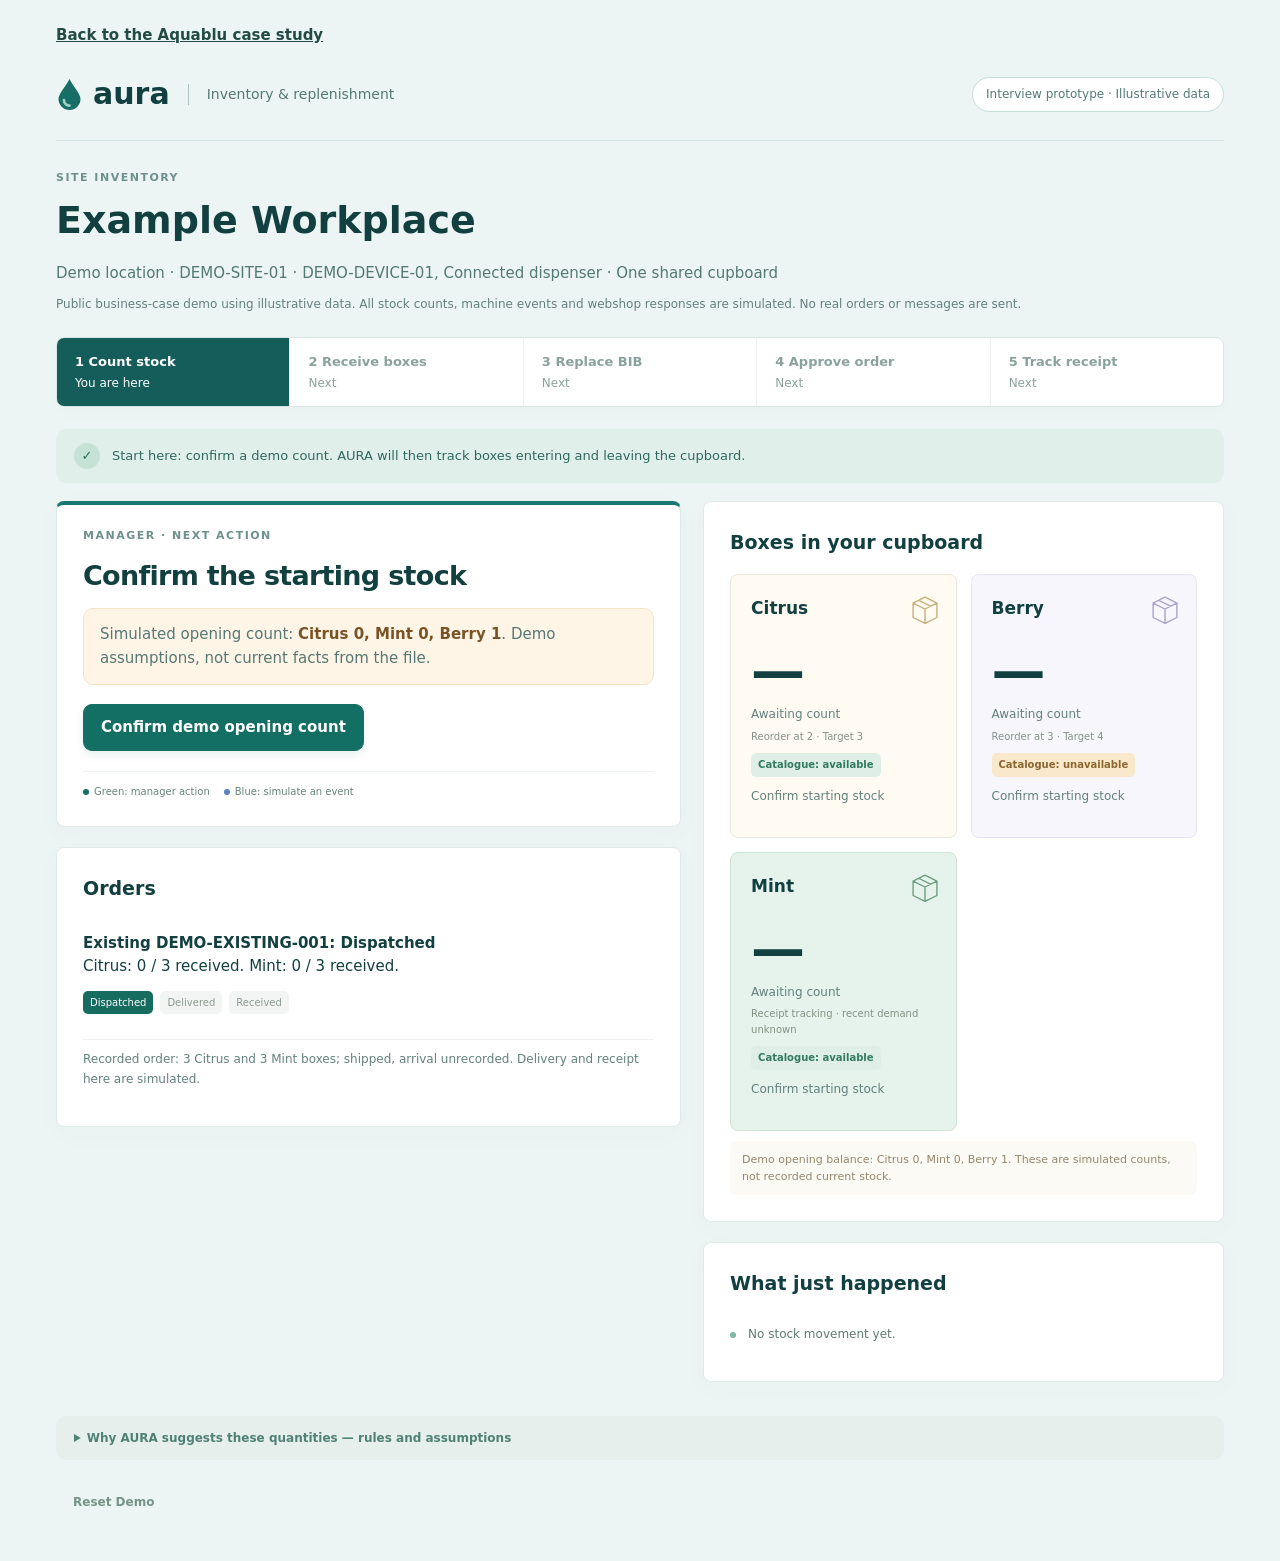
<file: case_studies/aquablu_demo.html>
<!doctype html><html lang="en"><head><meta charset="utf-8"><meta name="viewport" content="width=device-width,initial-scale=1"><title>Aquablu Business Case Demo | Eric Ofei-Kwapong</title><meta name="description" content="An interactive Aquablu business-case prototype using illustrative inventory data and simulated orders."><meta name="robots" content="noindex"><link rel="canonical" href="https://spiffyrtl.github.io/eric-ofei-kwapong-portfolio/case_studies/aquablu_demo.html"><meta property="og:title" content="Aquablu Inventory Demo | Eric Ofei-Kwapong"><meta property="og:type" content="website"><meta property="og:url" content="https://spiffyrtl.github.io/eric-ofei-kwapong-portfolio/case_studies/aquablu_demo.html"><meta property="og:description" content="Interactive inventory and replenishment prototype. Illustrative data, simulated events, no real orders."><style>
:root{font-family:system-ui,-apple-system,BlinkMacSystemFont,sans-serif;color:#123f40;background:#edf5f4;font-size:15px}*{box-sizing:border-box}body{max-width:1240px;margin:auto;padding:24px 36px 36px;line-height:1.55}h1{font-size:38px;font-weight:750;letter-spacing:-1.3px;margin:5px 0 12px}h2{font-size:19px;letter-spacing:-.3px;margin:0 0 16px}p{margin:10px 0}header{display:flex;justify-content:space-between;align-items:center;padding:4px 0 22px;border-bottom:1px solid #d2e5e2}.brand{font-size:30px;font-weight:800;letter-spacing:-1px;display:flex;gap:10px;align-items:center}.brand svg{width:27px;height:33px}.brand .subtle{font-size:14px;font-weight:500;letter-spacing:0;border-left:1px solid #a9c8c4;padding-left:18px;margin-left:8px}.demo-tag{background:#fff;border:1px solid #c4deda;border-radius:30px;padding:7px 13px;font-size:12px;color:#547b76}.intro{margin:28px 0 20px}.eyebrow{font-size:11px;letter-spacing:1.5px;text-transform:uppercase;font-weight:750;color:#6e918b}.subtle{color:#527972}.small{font-size:12px;color:#63817d;line-height:1.65}.intro .small{margin-top:7px}.journey{display:flex;gap:0;overflow:hidden;background:#fff;border:1px solid #d9e8e5;border-radius:13px;box-shadow:0 5px 18px #184b4205;margin:22px 0}.step{flex:1;padding:14px 18px;color:#8aa29d;font-size:12px;border-right:1px solid #edf2f0}.step:last-child{border:0}.step b{display:block;font-size:13px;margin-bottom:2px}.step.current{color:#fff;background:#145d5b}.step.done{color:#318279;background:#f5faf8}.latest{display:flex;align-items:center;padding:14px 18px;background:#e0efea;border-radius:10px;margin:18px 0;color:#30695d;font-size:13px}.latest:before{content:'✓';display:inline-grid;place-items:center;width:26px;height:26px;background:#c4e2d6;border-radius:50%;margin-right:12px;flex-shrink:0;font-weight:800}.workspace{display:grid;grid-template-columns:minmax(0,1.2fr) minmax(0,1fr);gap:22px}section{background:#fff;border:1px solid #deebe7;border-radius:18px;padding:26px;margin-bottom:20px;box-shadow:0 6px 28px #154c3e06}.action-section{border-top:4px solid #187773;padding-top:22px}.action-section .eyebrow{margin-bottom:10px}.action-section h2{font-size:27px;letter-spacing:-.7px;margin-bottom:12px}.action-section #next>p{color:#567874}.action-section .note{color:#70542c}.legend{display:flex;gap:14px;margin-top:18px;border-top:1px solid #edf3f0;padding-top:12px;font-size:10px;color:#66847d}.legend span:before{content:'';display:inline-block;width:6px;height:6px;background:#146f63;border-radius:50%;margin-right:5px}.legend span:last-child:before{background:#5b82bb}button{font:inherit;border:1px solid #cededa;border-radius:9px;padding:11px 17px;background:#fff;color:#356b62;cursor:pointer;font-weight:650;margin:9px 8px 2px 0;transition:background .15s,transform .15s}button:hover{background:#f1f7f4}button:active{transform:translateY(1px)}button.primary{background:#136e64;color:#fff;border-color:#136e64;box-shadow:0 4px 9px #136e6418}button.primary:hover{background:#095c54}button.simulator{background:#eef3fc;border-color:#dbe5f5;color:#486aa0}button.simulator:before{content:'▷ ';font-weight:800}button:disabled{opacity:.45;cursor:default;transform:none}button:focus-visible,input:focus-visible,summary:focus-visible{outline:3px solid #75aea2;outline-offset:3px}input{font:inherit;background:#fafcfb;border:1px solid #b5d0c7;border-radius:8px;width:84px;padding:10px;margin:8px 0 8px 12px;font-weight:650;color:#174a40}label{font-size:14px;font-weight:600}.note{background:#fff5e7;border:1px solid #f5e3c6;border-radius:10px;padding:14px 16px;color:#886029}.note strong{color:#795326}#proposal .note{font-size:13px}#proposal>p:first-child{font-size:14px}#proposal .pill{margin-right:8px}.stocks{display:grid;grid-template-columns:1fr 1fr;gap:14px}.stock-card{position:relative;border:1px solid #ece7dd;border-radius:14px;padding:20px;background:#fffbf3;overflow:hidden}.stock-card:nth-child(2){background:#f7f6fd;border-color:#e8e4f5}.stock-card b{display:block;font-size:17px}.stock-card strong{display:block;font-size:54px;line-height:1.05;letter-spacing:-2px;margin:22px 0 5px}.stock-card .box-icon{position:absolute;right:14px;top:17px;width:34px;height:34px;color:#c6ad77}.stock-card:nth-child(2) .box-icon{color:#aaa0cb}.pill{display:inline-block;font-size:10px;font-weight:650;border-radius:5px;background:#dfefe8;padding:4px 7px;color:#327b61;margin:9px 0 0}.pill.warning{background:#f9e8cb;color:#8b6730}.gauge{display:flex;gap:4px;margin:15px 0 5px}.gauge i{height:5px;flex:1;border-radius:3px;background:#e7e5df}.gauge i.filled{background:#66a895}.stock-card:nth-child(2) .gauge i.filled{background:#a99cce}.stock-rule{font-size:10px;color:#839184;margin-top:4px}.assumption{font-size:11px;color:#95866c;background:#fcfaf5;padding:10px 12px;border-radius:7px;margin-bottom:0}.history{list-style:none;padding:0;margin:0;font-size:12px;color:#5d7b72}.history li{padding:11px 0 11px 18px;position:relative;border-bottom:1px solid #eef3f0}.history li:last-child{border:0}.history li:before{content:'';position:absolute;left:0;top:18px;width:6px;height:6px;background:#7bb7a1;border-radius:50%}details{margin:14px 0}summary{font-size:12px;font-weight:600;cursor:pointer;color:#4f8275}pre{font-size:11px;background:#f2f6f4;padding:14px;border-radius:8px;white-space:pre-wrap;overflow-wrap:anywhere}.rules-wrap{font-size:12px;background:#e6efeb;border-radius:10px;padding:13px 18px}.rules-wrap table{width:100%;border-collapse:collapse}td,th{padding:9px 5px;text-align:left;border-bottom:1px solid #cfdfd7}th{font-size:11px}.order-line{padding:13px 0;border-bottom:1px solid #edf2ee}.order-title{display:flex;justify-content:space-between;align-items:center;gap:10px;font-size:14px}.order-status{border-radius:20px;padding:4px 9px;background:#e8f3ec;color:#41795e;font-size:11px}.order-path{display:flex;gap:7px;margin:12px 0}.order-path span{font-size:10px;padding:4px 7px;border-radius:5px;background:#f2f5f3;color:#8a9b90}.order-path span.complete{background:#e0eee5;color:#497e5d}.order-path span.active{background:#176c60;color:white}#reset{background:transparent;font-size:12px;margin-top:8px;border:0;color:#739486}#message:empty{display:none}[hidden]{display:none!important}@media(max-width:800px){body{padding:18px 14px}.workspace{grid-template-columns:1fr}h1{font-size:30px}.brand .subtle{display:none}.step{padding:11px 7px;font-size:10px}.step b{font-size:11px}section{padding:21px}.rules-wrap{overflow:auto}}@media(prefers-reduced-motion:reduce){button{transition:none}}
.stock-card:nth-child(3){background:#e5f3ec;border-color:#cce3d5}.stock-card:nth-child(3) .box-icon{color:#6b9d7e}
.case-return{display:inline-block;margin-bottom:20px;color:#234b45;font-weight:650}
section,.journey,.stock-card{border-radius:8px}h1,h2,.brand{letter-spacing:0}
.order-path{flex-wrap:wrap}pre{white-space:pre-wrap;overflow-wrap:anywhere}
header{gap:16px;flex-wrap:wrap}.workspace>*{min-width:0}
@media(max-width:480px){.journey{flex-wrap:wrap}.step{flex-basis:30%}.legend{flex-wrap:wrap}.action-section h2{font-size:23px}button{max-width:100%}}
</style></head><body><a class="case-return" href="aquablu_inventory.html">Back to the Aquablu case study</a>
<header><div class="brand"><svg viewBox="0 0 28 36" fill="none" aria-hidden="true"><path d="M14 1C10 9 2 17 2 23a12 12 0 0 0 24 0C26 17 18 9 14 1Z" fill="#166E67"/><path d="M8 24c0 4 3 6 6 6" stroke="#97D0C2" stroke-width="3" stroke-linecap="round"/></svg>aura <span class="subtle">Inventory & replenishment</span></div><span class="demo-tag">Interview prototype · Illustrative data</span></header>
<div class="intro"><div class="eyebrow">Site inventory</div><h1>Example Workplace</h1><p class="subtle">Demo location · DEMO-SITE-01 · DEMO-DEVICE-01, Connected dispenser · One shared cupboard</p><p class="small">Public business-case demo using illustrative data. All stock counts, machine events and webshop responses are simulated. No real orders or messages are sent.</p></div>
<nav class="journey" id="journey" aria-label="Demo progress"></nav>
<div class="latest" id="latest" role="status"></div><p id="message" role="alert" class="note"></p>
<div class="workspace"><div><section class="action-section"><div class="eyebrow" id="action-kind">Next action</div><h2 id="next-title">Start with a stock count</h2><div id="next"></div><div class="legend"><span>Green: manager action</span><span>Blue: simulate an event</span></div></section><section id="proposal-section"><h2>Replenishment</h2><div id="proposal"></div></section><section><h2>Orders</h2><div id="orders"></div></section></div>
<div><section><h2>Boxes in your cupboard</h2><div id="cupboard"></div><p class="assumption">Demo opening balance: Citrus 0, Mint 0, Berry 1. These are simulated counts, not recorded current stock.</p></section><section><h2>What just happened</h2><ol class="history" id="history"></ol></section></div></div>
<details class="rules-wrap"><summary>Why AURA suggests these quantities — rules and assumptions</summary><div id="rules"></div><p class="small">Prototype choices: seven days of safety stock; target covers shipping plus fourteen days. These are not established Aquablu rules. The suggested one-box Citrus order does not account for minimum order quantities, shipping costs or order consolidation. Rates use observed flavour days only; missing rows remain unknown. Calendar shipping days assumed. Active-box liquid excluded.</p><p class="small">Count establishes stock. Receipt adds boxes; delivery alone does not. Confirmed fresh installation removes one, unlike a raw hardware connection. At or below reorder point, suggest replenishment. Rejection retains stock risk. Unavailable Berry stays unmet and is excluded from new orders. This does not resolve existing backorders or guarantee shipment.</p></details><button id="reset">Reset Demo</button>
<script>
function createInventory(source,saved=null){
 if(saved&&(!Array.isArray(saved.orders)||!Array.isArray(saved.history)||!['opening','delivery','empty','replacement','approval','tracking'].includes(saved.stage)||!saved.orders.every(o=>Array.isArray(o.lines)&&o.lines.length===1&&o.lines[0].sku==='FL-CIT'&&Number.isInteger(o.lines[0].qty)&&o.lines[0].qty>0)||saved.stock!==null&&(!saved.stock||!['FL-CIT','FL-BRY','FL-MNT'].every(k=>Number.isInteger(saved.stock[k])&&saved.stock[k]>=0))))throw Error('Saved demo is invalid. Reset required.');
 const state=saved||{stock:null,stage:'opening',empty:false,installed:false,receipt:false,delivery:'Dispatched',rejected:false,orders:[],history:[],api:null,error:null,failNext:false,approved:false};
 const available='FL-CIT';
 state.unmetDemand ||= [];state.discrepancies ||= [];
 for(const o of state.orders)if(o.status==='Received'&&o.receivedQty<o.lines[0].qty)o.status='Short delivery';
 function log(text){state.history.push(text)}
 function metrics(sku){const f=source.flavours.find(f=>f.sku===sku),u=source.usage[sku],daily=u.observedDays?u.drinks/u.observedDays:null;return {...f,daily,observedDays:u.observedDays,drinks:u.drinks,reorder:daily===null?null:Math.ceil(daily/f.drinks_per_bib*(f.lead_time_days+7)),target:daily===null?null:Math.ceil(daily/f.drinks_per_bib*(f.lead_time_days+14))}}
 function proposal(){return source.flavours.map(f=>{const m=metrics(f.sku),stock=state.stock?.[f.sku]??null,pending=state.orders.some(o=>o.lines.some(l=>l.sku===f.sku)&&o.status!=='Received'),low=stock!==null&&m.reorder!==null&&stock<=m.reorder;return {...m,stock,low,pending,qty:low?Math.max(0,m.target-stock):0,available:f.available_from_our_warehouse==='yes'}})}
 function opening(){if(state.stock!==null)throw Error('Count already confirmed.');state.stock={'FL-CIT':0,'FL-BRY':1,'FL-MNT':0};state.stage='delivery';log('SIMULATED opening count: Citrus 0, Mint 0, Berry 1. Old counts not used.');}
 function deliver(){if(state.stage!=='delivery'||state.delivery!=='Dispatched')throw Error('Delivery update not available.');state.delivery='Delivered';log('SIMULATED DEMO-EXISTING-001 delivered. Stock unchanged.');}
 function receive(qty,balanceQty=0){const previousStage=state.stage;const gl=source.existingQty-(state.receivedQty||0),ba=source.balanceQty-(state.balanceReceivedQty||0);if(!state.stock||!['Delivered','Short delivery','Partially received'].includes(state.delivery)||state.receipt)throw Error('Receipt not ready or already complete.');for(const [n,max] of [[qty,gl],[balanceQty,ba]])if(!Number.isInteger(n)||n<0||n>max)throw Error('Enter whole boxes within each remaining quantity.');for(const d of state.discrepancies)if(d.order_id==='DEMO-EXISTING-001')d.status='superseded';state.stock[available]+=qty;state.stock['FL-MNT']+=balanceQty;state.receivedQty=(state.receivedQty||0)+qty;state.balanceReceivedQty=(state.balanceReceivedQty||0)+balanceQty;state.receipt=state.receivedQty===source.existingQty&&state.balanceReceivedQty===source.balanceQty;state.delivery=state.receipt?'Received':'Short delivery';if(!state.installed)state.stage=state.receipt?'empty':'delivery';else state.stage=previousStage;for(const [sku,remaining] of [[available,source.existingQty-state.receivedQty],['FL-MNT',source.balanceQty-state.balanceReceivedQty]])if(remaining>0)state.discrepancies.push({simulated:true,order_id:'DEMO-EXISTING-001',sku,quantity_missing:remaining,status:'open'});log('SIMULATED receipt Stock +'+qty+' Citrus, +'+balanceQty+' Mint. DEMO-EXISTING-001: '+state.receivedQty+'/3 Citrus; '+state.balanceReceivedQty+'/3 Mint.'+(!state.receipt?' Short delivery: confirm remaining boxes when they arrive.':' All lines received.'));}
 function reportEmpty(){if(state.stage!=='empty')throw Error('Complete receipt first.');state.empty=true;state.stage='replacement';log('SIMULATED DEMO-DEVICE-01 line 1 empty. Replacement alert. Notification represented in app, email, SMS; nothing sent.');}
 function install(){if(!state.empty||state.installed)throw Error('No replacement waiting.');if(state.stock[available]<1)throw Error('No Citrus spare box. Resolve the shortage first.');state.stock[available]--;state.empty=false;state.installed=true;state.stage='approval';log('SIMULATED confirmed fresh Citrus BIB installed: cupboard −1. Replacement alert cleared.');const z=proposal().find(p=>p.sku==='FL-BRY');if(z.low&&!z.available){const event={simulated:true,sku:z.sku,quantity:z.qty,reason:'Warehouse SKU unavailable'};state.unmetDemand.push(event);log('SIMULATED unmet demand: '+JSON.stringify(event));}log('Demo catalogue check: Citrus available; Berry excluded.');}
 function reject(){if(state.stage!=='approval'||state.orders.length)throw Error('No suggestion to reject.');state.rejected=true;state.approved=false;log('Manager rejected suggestion. Stock risk retained.');}
 function reopen(){if(!state.rejected)throw Error('No rejected suggestion.');state.rejected=false;}
 const mockWebshop={async postOrders(request){const existing=state.orders.find(o=>o.reference===request.reference);if(existing)return {order_id:existing.order_id,status:existing.status,expected_delivery_on:existing.expected_delivery_on};if(!state.approved)throw Error('Manager approval required.');if(state.failNext){state.failNext=false;throw Error('Simulated webshop failure. No order created. Retry is available.');}if(request.location_id!==source.location.location_id||request.lines.length!==1||request.lines[0].sku!==available||!Number.isInteger(request.lines[0].qty)||request.lines[0].qty<1)throw Error('Invalid order or unavailable flavour.');const response={order_id:'DEMO-W-001',status:'created',expected_delivery_on:'Demo estimate only'};state.orders.push({...response,lines:request.lines,reference:request.reference});return response;}};
 async function approve(qty){if(state.orders.length)return state.orders[0];if(state.stage!=='approval'||state.rejected||!proposal().find(p=>p.sku===available).low)throw Error('No suggestion to approve.');if(!Number.isInteger(qty)||qty<1||qty>99)throw Error('Choose 1–99 whole boxes, or reject.');const request={location_id:source.location.location_id,lines:[{sku:available,qty}],reference:'AURA-DEMO-SITE-01-CITRUS-DEMO-001'};state.approved=true;state.error=null;state.api={request,response:null};try{const response=await mockWebshop.postOrders(request);state.api.response=response;state.stage='tracking';log('Manager approved '+qty+' Citrus boxes. MOCK API created DEMO-W-001. Stock unchanged.');return response}catch(e){state.error=e.message;log('Mock submission failed. No success reported.');throw e}}
 function progress(){const o=state.orders[0];if(!o)throw Error('No created order.');if(o.status==='created')o.status='Dispatched';else if(o.status==='Dispatched')o.status='Delivered';else throw Error('Confirm receipt next.');log('SIMULATED DEMO-W-001 '+o.status+'. Stock unchanged.');}
 function receiveNew(qty){const o=state.orders[0];const remaining=o?o.lines[0].qty-(o.receivedQty||0):0;if(!o||!['Delivered','Short delivery'].includes(o.status))throw Error('Receipt not ready or already complete.');if(!Number.isInteger(qty)||qty<0||qty>remaining)throw Error('Enter 0–'+remaining+' whole boxes.');for(const d of state.discrepancies)if(d.order_id===o.order_id&&d.sku===available)d.status='superseded';state.stock[available]+=qty;o.receivedQty=(o.receivedQty||0)+qty;o.status=o.receivedQty===o.lines[0].qty?'Received':'Short delivery';if(o.status==='Short delivery')state.discrepancies.push({simulated:true,order_id:o.order_id,sku:available,quantity_missing:o.lines[0].qty-o.receivedQty,status:'open'});log('SIMULATED new order receipt +'+qty+'. '+o.receivedQty+'/'+o.lines[0].qty+' received.'+(o.status==='Short delivery'?' Short delivery: confirm remaining boxes when they arrive.':''));}
 return {state,proposal,metrics,opening,deliver,receive,reportEmpty,install,reject,reopen,approve,progress,receiveNew,mockWebshop};
}
if(typeof module!=='undefined')module.exports={createInventory};


const SOURCE={"location": {"location_id": "DEMO-SITE-01", "location_name": "Example Workplace", "city": "Demo location"}, "systems": [{"system_id": "DEMO-DEVICE-01", "location_id": "DEMO-SITE-01", "model": "Connected dispenser"}], "flavours": [{"sku": "FL-CIT", "flavour_name": "Citrus", "drinks_per_bib": 200, "lead_time_days": 3, "available_from_our_warehouse": "yes"}, {"sku": "FL-BRY", "flavour_name": "Berry", "drinks_per_bib": 160, "lead_time_days": 5, "available_from_our_warehouse": "no"}, {"sku": "FL-MNT", "flavour_name": "Mint", "drinks_per_bib": 200, "lead_time_days": 3, "available_from_our_warehouse": "yes"}], "usage": {"FL-CIT": {"drinks": 700, "observedDays": 28}, "FL-BRY": {"drinks": 840, "observedDays": 28}, "FL-MNT": {"drinks": null, "observedDays": 0}}, "existingOrder": {"order_id": "DEMO-EXISTING-001", "location_id": "DEMO-SITE-01", "status": "shipped", "delivered_on": null}, "existingQty": 3, "balanceQty": 3};
const STORE='eric-aquablu-public-demo-v1';let saved=null;try{saved=JSON.parse(localStorage.getItem(STORE)||'null')}catch{}
let inventory,busy=false;try{inventory=createInventory(SOURCE,saved)}catch{inventory=createInventory(SOURCE);document.querySelector('#message').textContent='Saved demo was invalid and has been reset. No real inventory was changed.';}
function esc(v){return String(v).replace(/[&<>"']/g,c=>({'&':'&amp;','<':'&lt;','>':'&gt;','"':'&quot;',"'":'&#39;'}[c]))}
function message(text){document.querySelector('#message').textContent=text}
function persist(){try{localStorage.setItem(STORE,JSON.stringify(inventory.state))}catch{message('Browser saving unavailable. Refresh resets the demo.')}}
function button(id,text){const kind=["deliver","empty","install","progress"].includes(id)?"simulator":["opening","receive","approve","receiveNew"].includes(id)?"primary":"";return `<button class="${kind}" id="${id}">${text}</button>`}
function bind(id,action){const b=document.getElementById(id);if(b)b.onclick=async()=>{if(busy)return;busy=true;b.disabled=true;try{await action();message('')}catch(e){message(e.message)}finally{busy=false;b.disabled=false;render()}}}
function readQty(id){const value=document.querySelector(id).value;if(value.trim()==='')throw Error('Enter a quantity. Blank does not mean zero.');return Number(value)}
function quantity(id,max,flavour="Citrus"){return `<label>${flavour} boxes arriving now <input id="${id}" aria-label="${flavour} boxes arriving now" type="number" min="0" max="${max}" step="1" value="${max}"></label>`}
function render(){document.querySelector('#proposal-section').append(document.querySelector('#proposal'));const s=inventory.state,ps=inventory.proposal(),glow=ps.find(p=>p.sku==='FL-CIT'),zest=ps.find(p=>p.sku==='FL-BRY');
 let next='';
 if(s.stage==='opening')next='<p class="note">Simulated opening count: <strong>Citrus 0, Mint 0, Berry 1</strong>. Demo assumptions, not current facts from the file.</p>'+button('opening','Confirm demo opening count');
 else if(s.stage==='delivery')next=s.delivery==='Dispatched'?'<p>DEMO-EXISTING-001 dispatched: 3 Citrus and 3 Mint boxes recorded.</p>'+button('deliver','Demo: mark delivery arrived'):'<p>Confirm quantities arriving now for each flavour. Enter 0 for a flavour that did not arrive.</p>'+quantity('received',3-(s.receivedQty||0))+quantity('balanceReceived',3-(s.balanceReceivedQty||0),'Mint')+button('receive','Confirm order receipt');
 else if(s.stage==='empty')next='<p>Receipt confirmed. Next, simulate a report from the machine.</p>'+button('empty','Demo: report Citrus line empty');
 else if(s.stage==='replacement')next='<p class="note"><strong>Replace Citrus BIB.</strong> DEMO-DEVICE-01 line 1 empty.</p>'+button('install','Demo: confirm fresh Citrus BIB installed');
 else if(s.stage==='approval')next=s.rejected?'<p>Rejected. Stock risk remains.</p>'+button('reopen','Review suggestion again'):'<p>AURA prepared this order from your stock and recent use. Berry is left out so it cannot hold up Citrus.</p>';
 else next=s.orders[0]?.status==='Short delivery'?'<p>Short delivery recorded. Confirm remaining Citrus boxes below when they arrive.</p>':s.orders[0]?.status==='Received'?`<p>${s.orders[0].receivedQty<s.orders[0].lines[0].qty?'Short delivery recorded. Missing Citrus boxes need follow-up.':'Receipt confirmed. Citrus stock updated.'} Berry is still unavailable.</p>`:'<p>Order recorded. Stock has not been added. Simulate fulfilment below.</p>';
 document.querySelector('#next').innerHTML=next;
 let prop=s.stock===null?'<p>Confirm opening count to enable decisions.</p>':`<p>${glow.low?`Citrus low stock: ${glow.stock} spare ${glow.stock===1?'box':'boxes'}, reorder point ${glow.reorder}.`:'Citrus above reorder point.'}${glow.pending?' Order open; no duplicate suggestion.':''}</p><p class="note"><strong>Berry cannot be reordered: ${zest.low?zest.qty+' boxes needed (planning estimate)':'no replenishment needed'}.</strong> Unavailable in the illustrative catalogue. Excluded from the new order; need remains visible.</p>`;
 if(s.stage==='approval'&&!s.rejected&&glow.low&&!glow.pending)prop+=`<p><span class="pill">Ready for approval</span> <strong>Citrus only</strong>. Target ${glow.target} − ${glow.stock} spare ${glow.stock===1?'box':'boxes'} = ${glow.qty} suggested ${glow.qty===1?'box':'boxes'}.</p><label>Citrus order quantity <input id="qty" aria-label="Citrus order quantity" type="number" min="1" max="99" step="1" value="${s.draftQty??glow.qty}"></label><p class="small">Edit if needed. A smaller order may leave stock below reorder point.</p>${button('approve','Approve order')}${button('reject','Reject suggestion')}`;
 if(s.rejected)prop+='<p><strong>Rejected — Citrus low-stock condition retained.</strong></p>';
 document.querySelector('#proposal').innerHTML=prop;
 let orders=`<p><strong>Existing DEMO-EXISTING-001: ${s.delivery}</strong><br>Citrus: ${s.receivedQty||0} / 3 received. Mint: ${s.balanceReceivedQty||0} / 3 received.</p><p class="small">Recorded order: 3 Citrus and 3 Mint boxes; shipped, arrival unrecorded. Delivery and receipt here are simulated.</p>`;
 if(s.orders.length){const o=s.orders[0];orders+=`<p><strong>${o.order_id}: ${esc(o.status)}</strong> — ${o.lines[0].qty} Citrus ${o.lines[0].qty===1?'box':'boxes'} ordered.${o.receivedQty!==undefined?' '+o.receivedQty+' received.'+(o.receivedQty<o.lines[0].qty?' Short delivery: follow-up needed.':''):''}</p>`;if(o.status==='created'||o.status==='Dispatched')orders+=button('progress',o.status==='created'?'Demo: dispatch new order':'Demo: mark new order delivered');if(['Delivered','Short delivery'].includes(o.status))orders+=quantity('receivedNew',o.lines[0].qty-(o.receivedQty||0))+button('receiveNew','Confirm Citrus receipt');}
 if(s.api)orders+=`<details><summary>Show mock API request and response</summary><pre>MOCK POST /v1/orders\n${esc(JSON.stringify(s.api.request,null,2))}\n\n${s.api.response?'200 OK (simulated)\n'+esc(JSON.stringify(s.api.response,null,2)):'No successful response. '+esc(s.error||'Pending.')}</pre></details>`;
 document.querySelector('#orders').innerHTML=orders;
 const paths=[{id:'DEMO-EXISTING-001',status:s.delivery}];if(s.orders[0])paths.push({id:s.orders[0].order_id,status:s.orders[0].status});
 document.querySelectorAll('#orders>p').forEach(el=>{if(!el.querySelector('strong'))return;const rec=paths.shift();if(!rec)return;el.className='order-line';const stages=rec.id==='DEMO-EXISTING-001'?['Dispatched','Delivered','Received']:['created','Dispatched','Delivered','Received'];if(rec.status==='Short delivery')stages.splice(stages.length-1,0,'Short delivery');const at=stages.indexOf(rec.status);el.insertAdjacentHTML('beforeend','<div class="order-path">'+stages.map((v,n)=>`<span class="${n<at?'complete':n===at?'active':''}">${v==='created'?'Created':v}</span>`).join('')+'</div>')});
 document.querySelector('#rules').innerHTML='<table><tr><th>Flavour</th><th>Recorded use</th><th>Yield / shipping</th><th>Reorder / target</th></tr>'+ps.map(p=>`<tr><td>${p.flavour_name}</td><td>${p.daily===null?'No usage rows in this window; demand unknown':p.drinks+' / '+p.observedDays+' days = '+p.daily.toFixed(1)+' drinks/day'}</td><td>${p.drinks_per_bib} drinks / ${p.lead_time_days} days</td><td>${p.reorder===null?'No recommendation':p.reorder+' / '+p.target}</td></tr>`).join('')+'</table><p class="small">Illustrative 28-day usage window. Reorder = round up(rate ÷ yield × [lead time + 7]); target uses lead time + 14. Mint is tracked for receipt only; no consumption is invented.</p>';
 document.querySelector('#history').innerHTML=s.history.slice(-6).map(h=>'<li>'+esc(h.replace('SIMULATED ','').replace('MOCK API','Mock webshop'))+'</li>').join('')||'<li>No stock movement yet.</li>';
 const idx=s.orders[0]?.status==='Received'&&!(s.orders[0].receivedQty<s.orders[0].lines[0].qty)?5:s.stage==='opening'?0:s.stage==='delivery'?1:['empty','replacement'].includes(s.stage)?2:s.stage==='approval'?3:4;
 document.querySelector('#journey').innerHTML=['Count stock','Receive boxes','Replace BIB','Approve order','Track receipt'].map((label,n)=>`<div class="step ${n<idx?'done':n===idx?'current':''}" ${n===idx?'aria-current="step"':''}><b>${n<idx?'✓':n+1} ${label}</b><span>${n<idx?'Done':n===idx?'You are here':'Next'}</span></div>`).join('');
 const titles={opening:'Confirm the starting stock',delivery:s.delivery==='Short delivery'?'Short delivery — confirm remaining boxes':s.delivery==='Delivered'?'Confirm what arrived':'Wait for delivery',empty:'Stock received',replacement:'Citrus line needs a new box',approval:s.rejected?'Suggestion rejected':'Approve your Citrus order',tracking:s.orders[0]?.status==='Short delivery'?'Short delivery — confirm remaining boxes':s.orders[0]?.status==='Received'?(s.orders[0].receivedQty<s.orders[0].lines[0].qty?'Short delivery — follow-up needed':'Receipt confirmed'):'Your order is being tracked'};
 document.querySelector('#next-title').textContent=titles[s.stage];
 document.querySelector('#action-kind').textContent=['empty','replacement'].includes(s.stage)||s.stage==='delivery'&&s.delivery==='Dispatched'?'Demo control · simulated machine or delivery update':'Manager · next action';
 const recent=s.history.filter(h=>/Stock [＋+−]|cupboard −|opening count|receipt [＋+]/i.test(h)).slice(-1)[0];
 document.querySelector('#latest').textContent=recent?'Last stock movement · '+recent.replace('SIMULATED ',''):'Start here: confirm a demo count. AURA will then track boxes entering and leaving the cupboard.';
 document.querySelector('#cupboard').innerHTML='<div class="stocks">'+ps.map(p=>`<div class="stock-card"><svg class="box-icon" viewBox="0 0 40 40" fill="none" aria-hidden="true"><path d="M6 13 20 6l14 7v17l-14 7-14-7V13Z M6 13l14 7 14-7 M20 20v17 M13 10l14 7" stroke="currentColor" stroke-width="1.6" stroke-linejoin="round"/></svg><b>${p.flavour_name}</b><strong>${p.stock===null?'—':p.stock}</strong><div class="small">${p.stock===null?'Awaiting count':(p.stock===1?'spare box':'spare boxes')}</div><div class="stock-rule">${p.reorder===null?'Receipt tracking · recent demand unknown':'Reorder at '+p.reorder+' · Target '+p.target}</div><span class="pill ${!p.available?'warning':''}">${p.available?'Catalogue: available':'Catalogue: unavailable'}</span><p class="small">${p.stock===null?'Confirm starting stock':p.pending?'Order open · remaining boxes not yet stock':p.reorder===null?'No recommendation without demand data':p.low?'Replenishment needed':'Stock above reorder point'}</p></div>`).join('')+'</div>';
 document.querySelector('#proposal-section').hidden=s.stage!=='tracking';if(s.stage==='approval')document.querySelector('#next').append(document.querySelector('#proposal'));
 const qtyInput=document.querySelector('#qty');if(qtyInput)qtyInput.oninput=()=>{s.draftQty=qtyInput.value;persist()};

 bind('opening',()=>inventory.opening());bind('deliver',()=>inventory.deliver());bind('receive',()=>inventory.receive(readQty('#received'),readQty('#balanceReceived')));bind('empty',()=>inventory.reportEmpty());bind('install',()=>inventory.install());bind('reject',()=>inventory.reject());bind('reopen',()=>inventory.reopen());bind('approve',()=>inventory.approve(readQty('#qty')));bind('progress',()=>inventory.progress());bind('receiveNew',()=>inventory.receiveNew(readQty('#receivedNew')));bind('reset',()=>{inventory=createInventory(SOURCE)});persist();
}render();
</script></body></html>
</file>
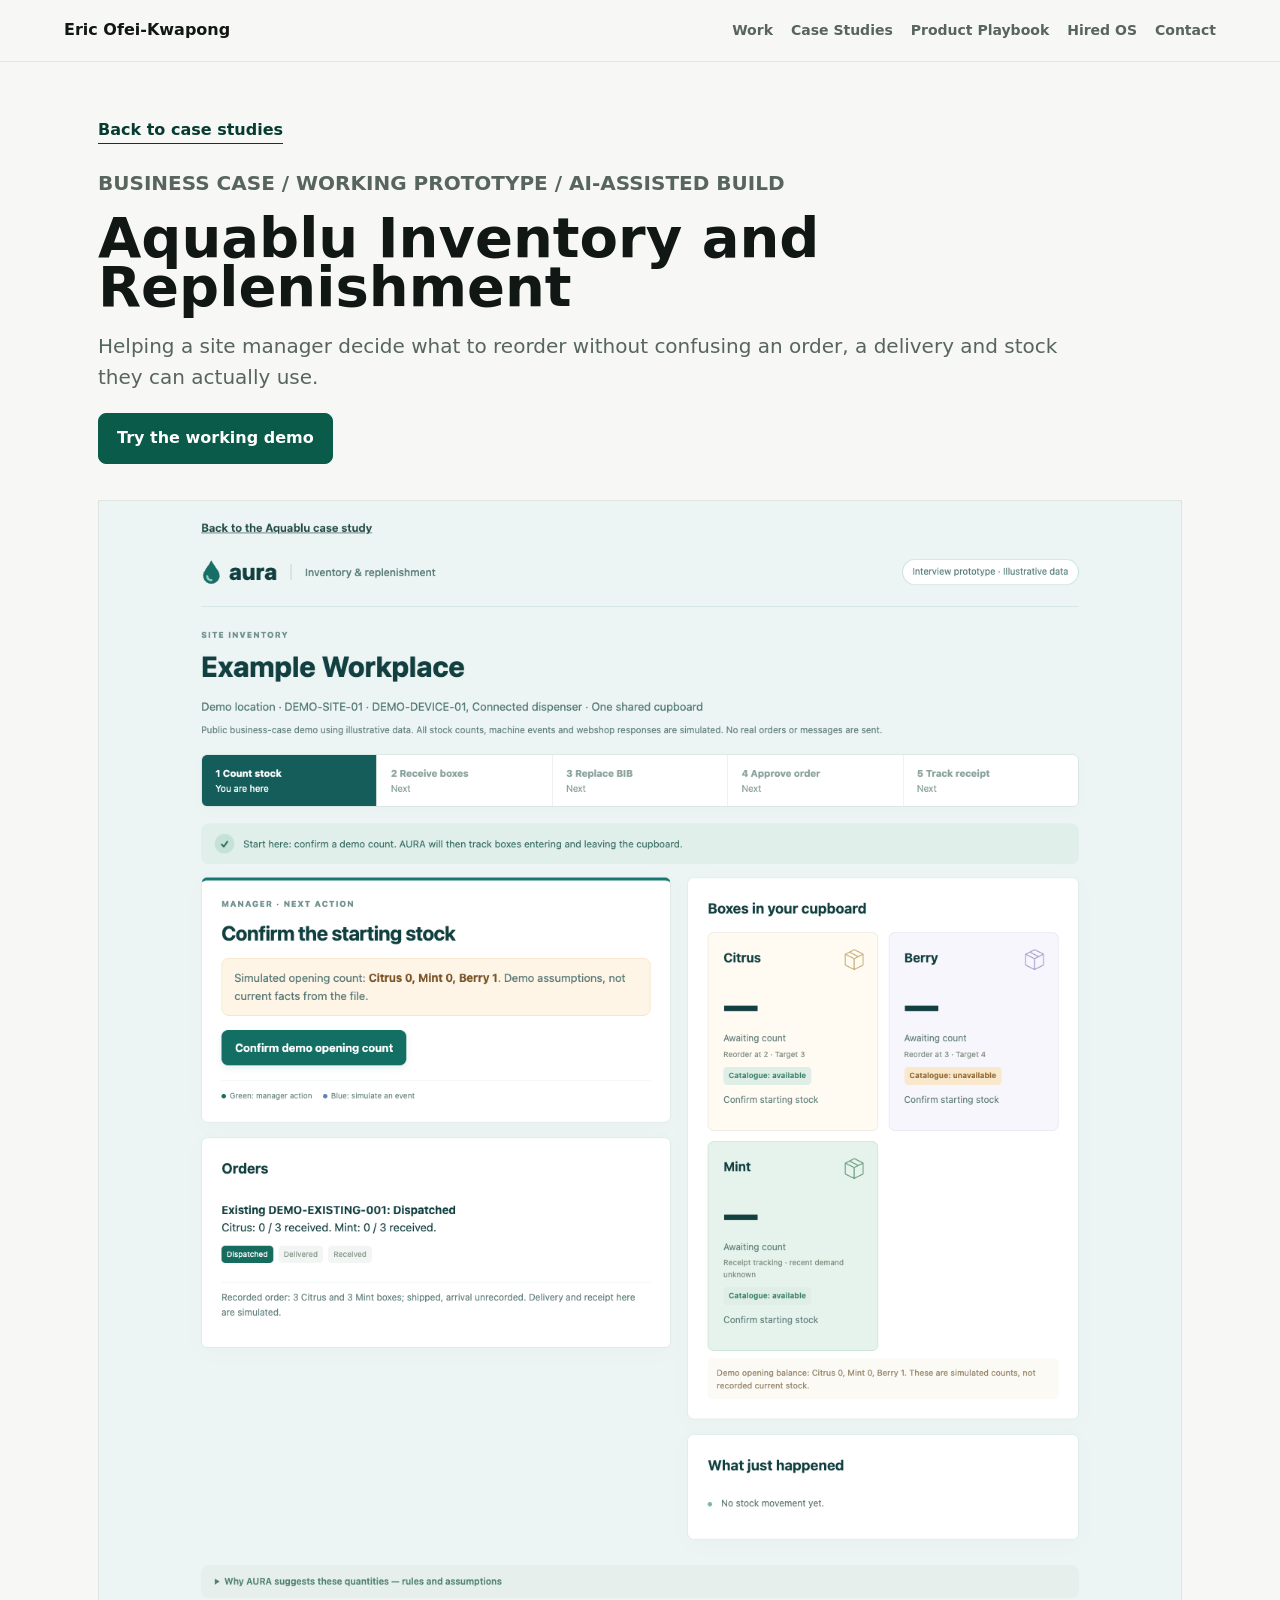
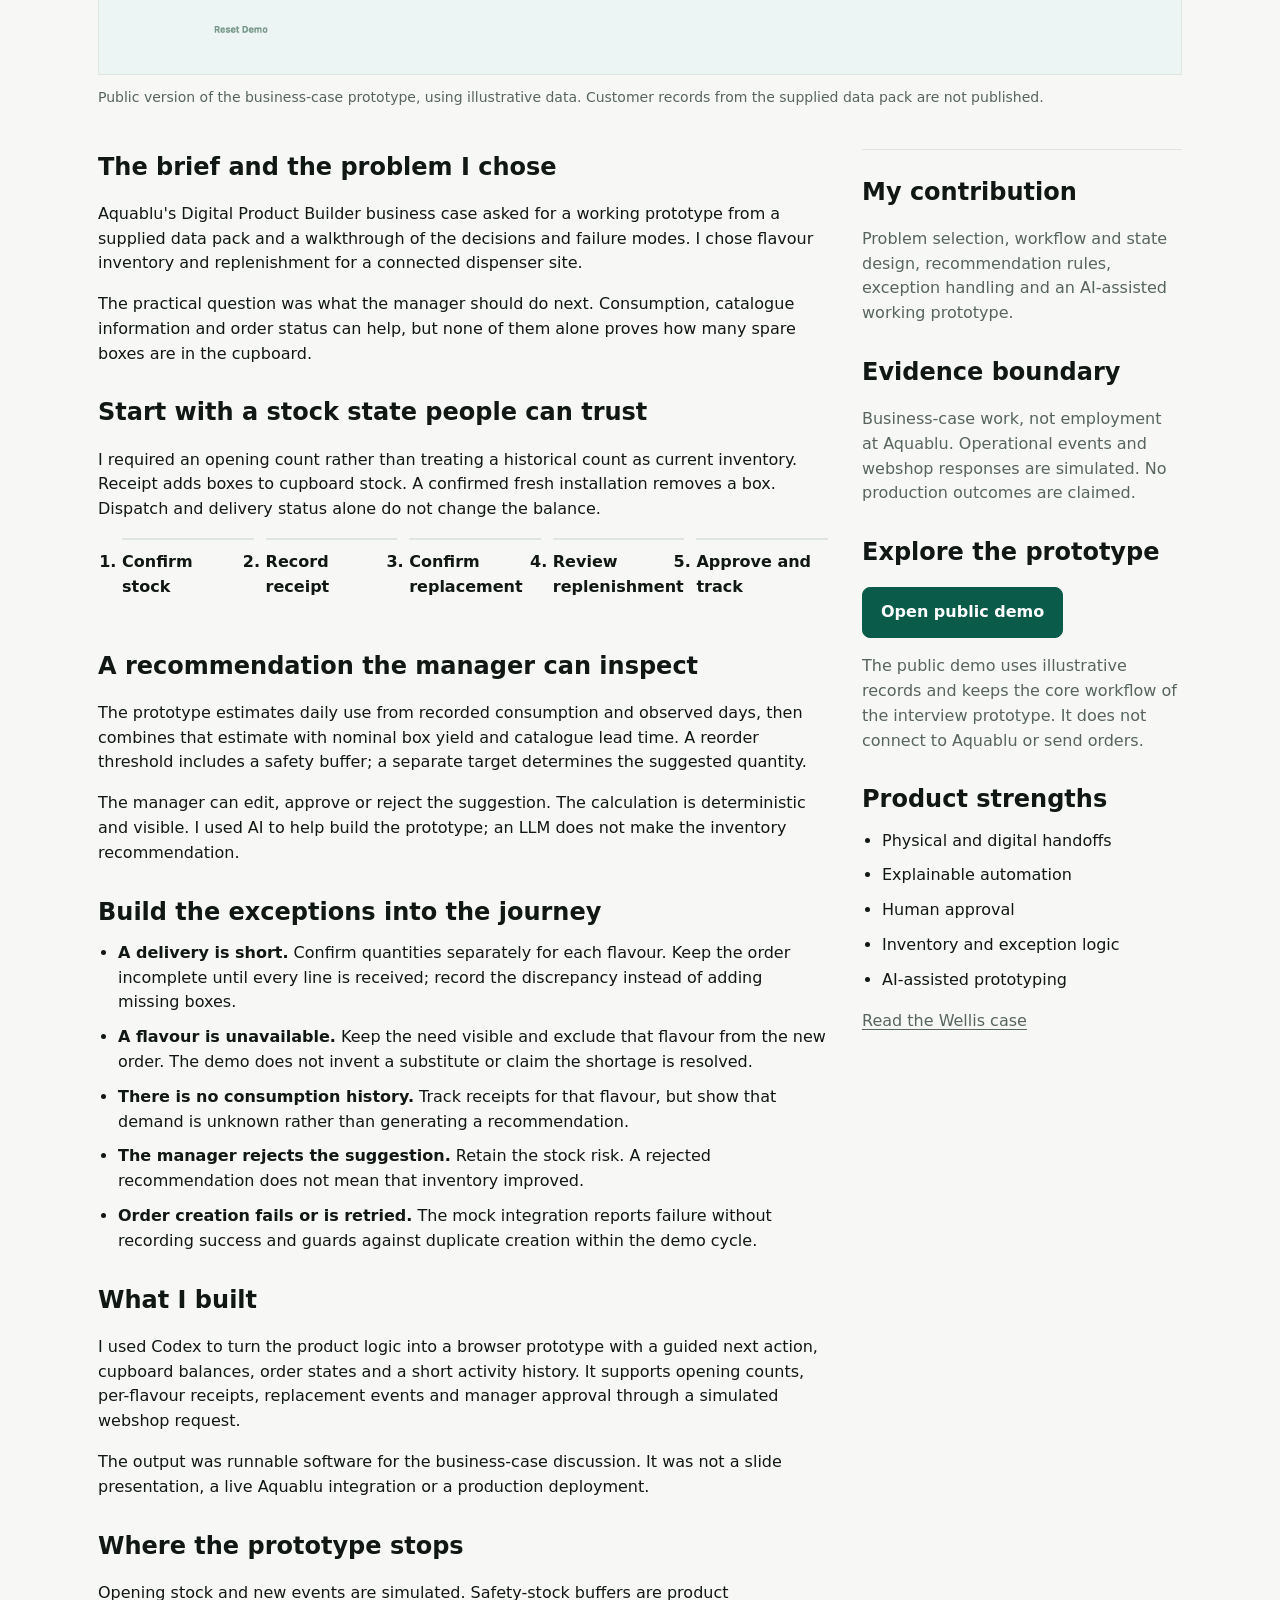
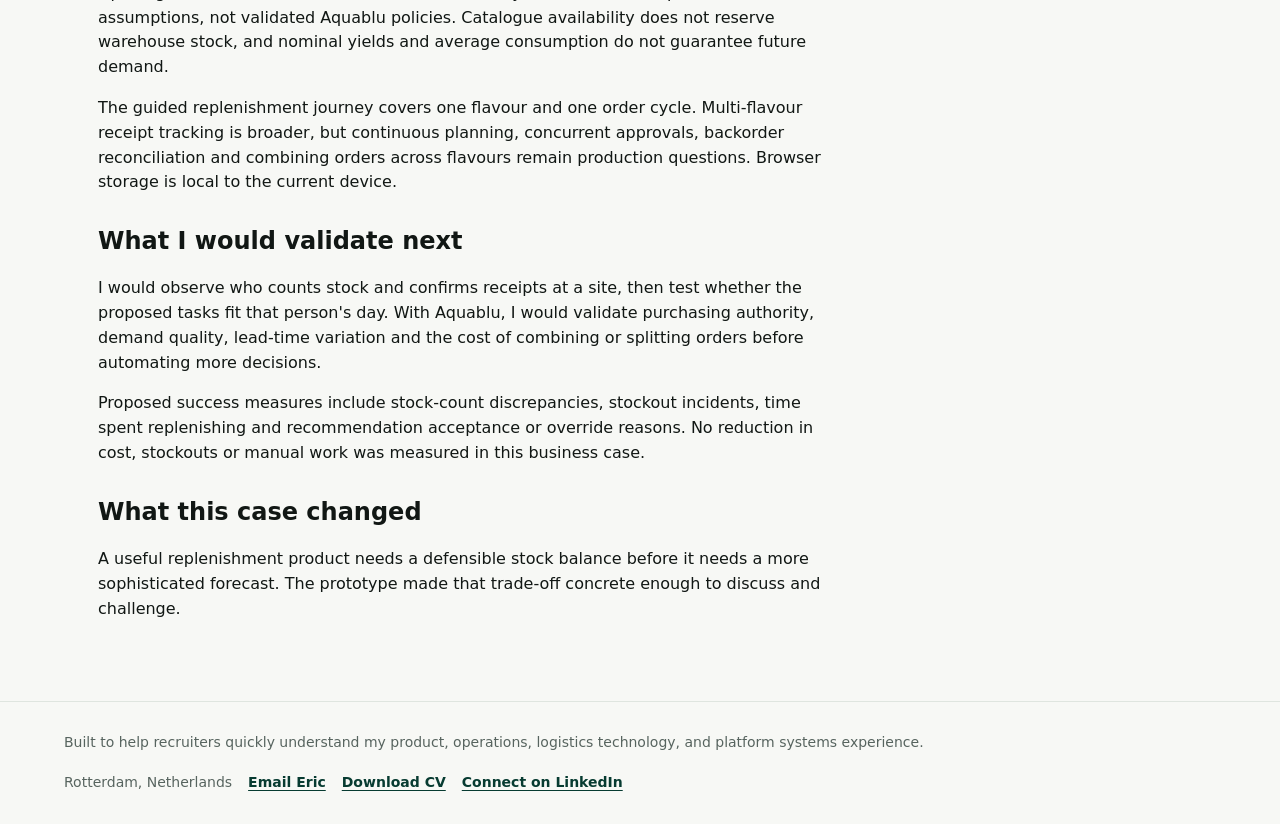
<file: case_studies/aquablu_inventory.html>
<!doctype html>
<html lang="en">
<head>
  <meta charset="utf-8">
  <meta name="viewport" content="width=device-width, initial-scale=1">
  <title>Aquablu Inventory and Replenishment | Eric Ofei-Kwapong</title>
  <meta name="description" content="A working Aquablu business-case prototype: explainable replenishment, manager approval and stock movements grounded in confirmed receipts.">
  <link rel="canonical" href="https://spiffyrtl.github.io/eric-ofei-kwapong-portfolio/case_studies/aquablu_inventory.html">
  <meta property="og:title" content="Aquablu Inventory and Replenishment | Eric Ofei-Kwapong">
  <meta property="og:description" content="From a business-case data pack to a working inventory workflow. Explore the product decisions, public demo and limits of the prototype.">
  <meta property="og:type" content="article">
  <meta property="og:url" content="https://spiffyrtl.github.io/eric-ofei-kwapong-portfolio/case_studies/aquablu_inventory.html">
  <meta property="og:image" content="https://spiffyrtl.github.io/eric-ofei-kwapong-portfolio/assets/aquablu-prototype.png">
  <meta name="twitter:card" content="summary_large_image">
  <meta name="twitter:title" content="Aquablu Inventory and Replenishment | Eric Ofei-Kwapong">
  <meta name="twitter:description" content="A working business-case prototype for inventory, replenishment approval and receipt handling.">
  <link rel="stylesheet" href="../assets/styles.css?v=20261025">
</head>
<body>
  <a class="skip-link" href="#main-content">Skip to main content</a>
  <header class="site-header">
    <a class="brand" href="../index.html">Eric Ofei-Kwapong</a>
    <nav aria-label="Primary navigation">
      <a href="../index.html#what-i-do">Work</a>
      <a href="../index.html#case-studies">Case Studies</a>
      <a href="../product_playbook.html">Product Playbook</a>
      <a href="../index.html#career-os">Hired OS</a>
      <a href="../index.html#contact">Contact</a>
    </nav>
  </header>
  <main id="main-content" class="new-case">
    <section class="case-hero">
      <a class="back-link" href="../index.html#additional-projects">Back to case studies</a>
      <p class="eyebrow">Business case / Working prototype / AI-assisted build</p>
      <h1>Aquablu Inventory and Replenishment</h1>
      <p>Helping a site manager decide what to reorder without confusing an order, a delivery and stock they can actually use.</p>
      <a class="button" href="aquablu_demo.html">Try the working demo</a>
    </section>
    <figure class="prototype-figure">
      <a href="aquablu_demo.html" aria-label="Open the Aquablu inventory prototype">
        <img src="../assets/aquablu-prototype.png" width="1440" height="1561" alt="The public inventory prototype showing a stock-count task, separate flavour balances and delivery receipt tracking.">
      </a>
      <figcaption>Public version of the business-case prototype, using illustrative data. Customer records from the supplied data pack are not published.</figcaption>
    </figure>
    <div class="case-layout">
      <article class="case-body">
        <h2>The brief and the problem I chose</h2>
        <p>Aquablu's Digital Product Builder business case asked for a working prototype from a supplied data pack and a walkthrough of the decisions and failure modes. I chose flavour inventory and replenishment for a connected dispenser site.</p>
        <p>The practical question was what the manager should do next. Consumption, catalogue information and order status can help, but none of them alone proves how many spare boxes are in the cupboard.</p>
        <h2>Start with a stock state people can trust</h2>
        <p>I required an opening count rather than treating a historical count as current inventory. Receipt adds boxes to cupboard stock. A confirmed fresh installation removes a box. Dispatch and delivery status alone do not change the balance.</p>
        <ol class="case-flow" aria-label="Prototype workflow">
          <li>Confirm stock</li><li>Record receipt</li><li>Confirm replacement</li><li>Review replenishment</li><li>Approve and track</li>
        </ol>
        <h2>A recommendation the manager can inspect</h2>
        <p>The prototype estimates daily use from recorded consumption and observed days, then combines that estimate with nominal box yield and catalogue lead time. A reorder threshold includes a safety buffer; a separate target determines the suggested quantity.</p>
        <p>The manager can edit, approve or reject the suggestion. The calculation is deterministic and visible. I used AI to help build the prototype; an LLM does not make the inventory recommendation.</p>
        <h2>Build the exceptions into the journey</h2>
        <ul>
          <li><strong>A delivery is short.</strong> Confirm quantities separately for each flavour. Keep the order incomplete until every line is received; record the discrepancy instead of adding missing boxes.</li>
          <li><strong>A flavour is unavailable.</strong> Keep the need visible and exclude that flavour from the new order. The demo does not invent a substitute or claim the shortage is resolved.</li>
          <li><strong>There is no consumption history.</strong> Track receipts for that flavour, but show that demand is unknown rather than generating a recommendation.</li>
          <li><strong>The manager rejects the suggestion.</strong> Retain the stock risk. A rejected recommendation does not mean that inventory improved.</li>
          <li><strong>Order creation fails or is retried.</strong> The mock integration reports failure without recording success and guards against duplicate creation within the demo cycle.</li>
        </ul>
        <h2>What I built</h2>
        <p>I used Codex to turn the product logic into a browser prototype with a guided next action, cupboard balances, order states and a short activity history. It supports opening counts, per-flavour receipts, replacement events and manager approval through a simulated webshop request.</p>
        <p>The output was runnable software for the business-case discussion. It was not a slide presentation, a live Aquablu integration or a production deployment.</p>
        <h2>Where the prototype stops</h2>
        <p>Opening stock and new events are simulated. Safety-stock buffers are product assumptions, not validated Aquablu policies. Catalogue availability does not reserve warehouse stock, and nominal yields and average consumption do not guarantee future demand.</p>
        <p>The guided replenishment journey covers one flavour and one order cycle. Multi-flavour receipt tracking is broader, but continuous planning, concurrent approvals, backorder reconciliation and combining orders across flavours remain production questions. Browser storage is local to the current device.</p>
        <h2>What I would validate next</h2>
        <p>I would observe who counts stock and confirms receipts at a site, then test whether the proposed tasks fit that person's day. With Aquablu, I would validate purchasing authority, demand quality, lead-time variation and the cost of combining or splitting orders before automating more decisions.</p>
        <p>Proposed success measures include stock-count discrepancies, stockout incidents, time spent replenishing and recommendation acceptance or override reasons. No reduction in cost, stockouts or manual work was measured in this business case.</p>
        <h2>What this case changed</h2>
        <p>A useful replenishment product needs a defensible stock balance before it needs a more sophisticated forecast. The prototype made that trade-off concrete enough to discuss and challenge.</p>
      </article>
      <aside class="case-aside" aria-label="Project context">
        <h2>My contribution</h2>
        <p>Problem selection, workflow and state design, recommendation rules, exception handling and an AI-assisted working prototype.</p>
        <h2>Evidence boundary</h2>
        <p>Business-case work, not employment at Aquablu. Operational events and webshop responses are simulated. No production outcomes are claimed.</p>
        <h2>Explore the prototype</h2>
        <p><a class="button" href="aquablu_demo.html">Open public demo</a></p>
        <p>The public demo uses illustrative records and keeps the core workflow of the interview prototype. It does not connect to Aquablu or send orders.</p>
        <h2>Product strengths</h2>
        <ul><li>Physical and digital handoffs</li><li>Explainable automation</li><li>Human approval</li><li>Inventory and exception logic</li><li>AI-assisted prototyping</li></ul>
        <p><a href="wellis_patient_platform.html">Read the Wellis case</a></p>
      </aside>
    </div>
  </main>
  <footer class="site-footer">
    <p>Built to help recruiters quickly understand my product, operations, logistics technology, and platform systems experience.</p>
    <p class="footer-links"><span>Rotterdam, Netherlands</span><a class="footer-action" href="mailto:eokwaku@icloud.com">Email Eric</a><a class="footer-action" href="../assets/Eric_Ofei_Kwapong_CV_Master.pdf">Download CV</a><a class="footer-action" href="https://www.linkedin.com/in/eric-ofei-kwapong-834758124" target="_blank" rel="noopener noreferrer">Connect on LinkedIn</a></p>
  </footer>
</body>
</html>
</file>
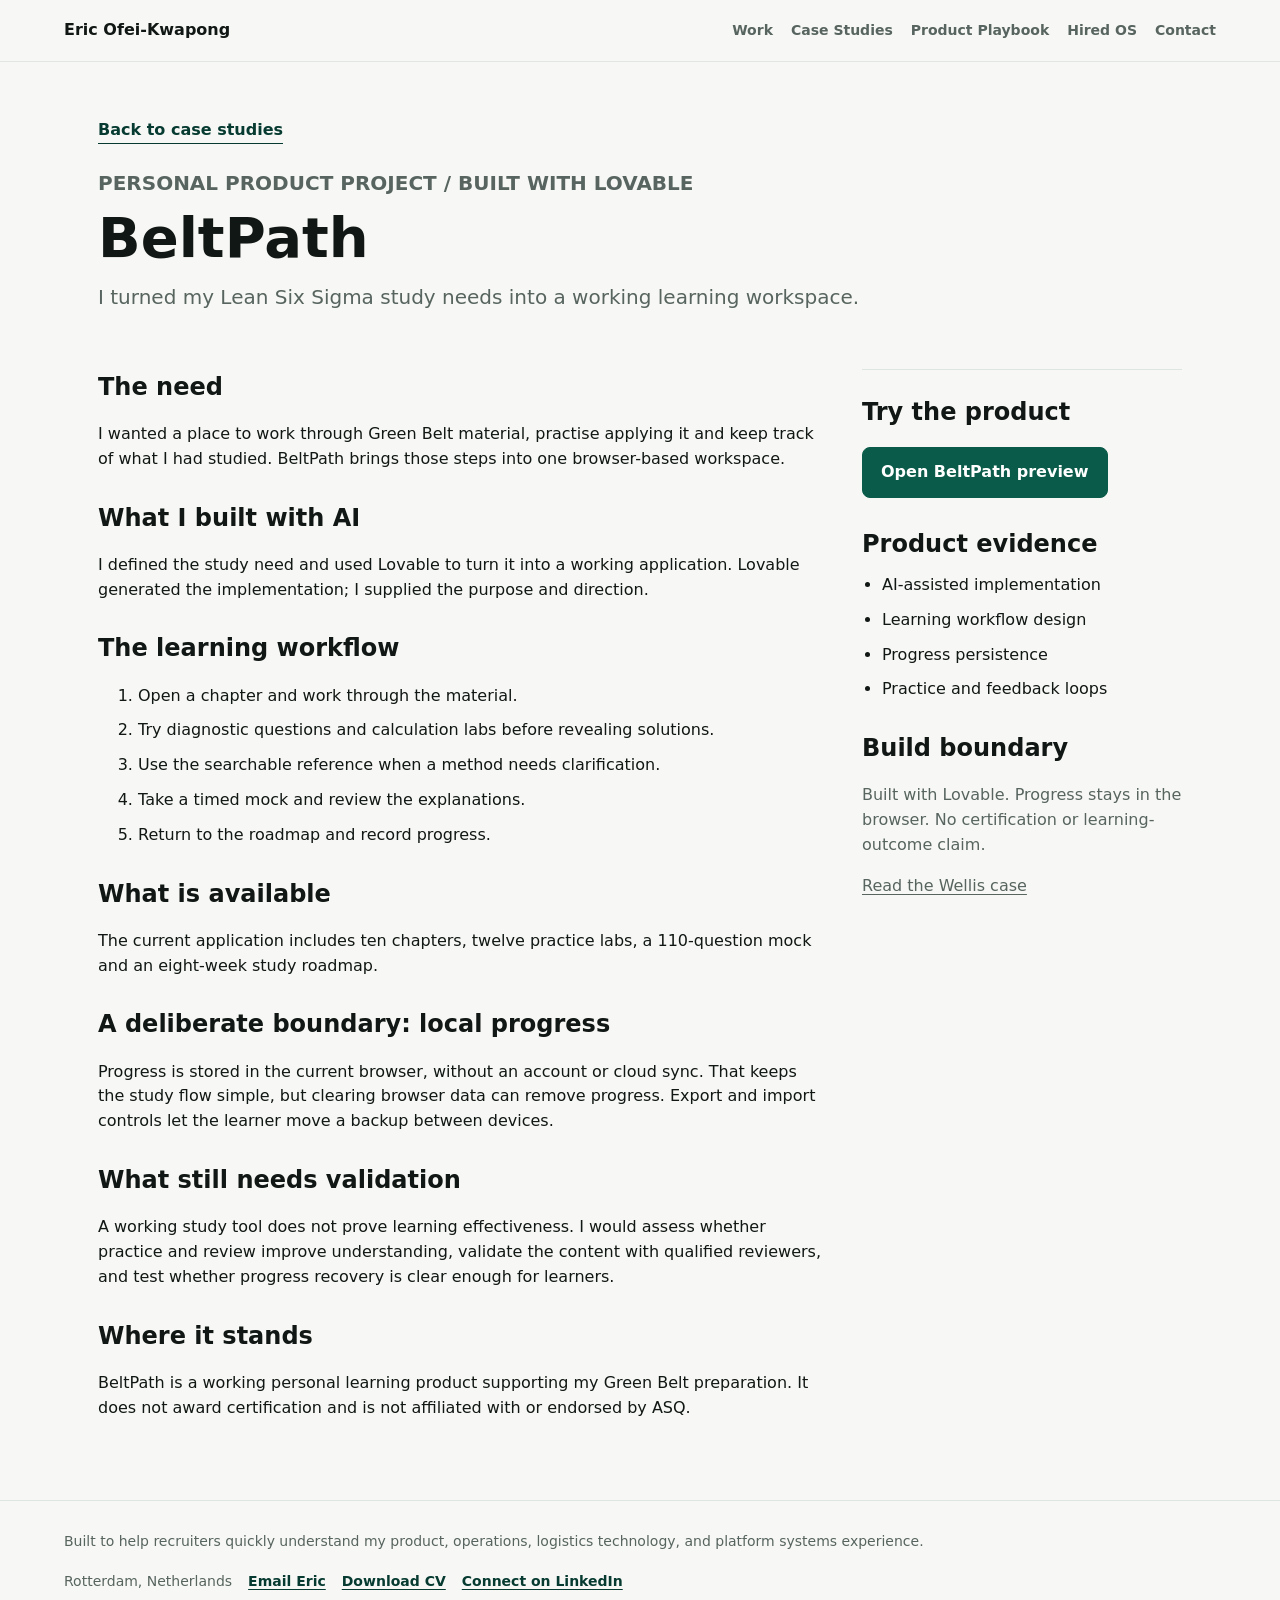
<file: case_studies/beltpath.html>
<!doctype html>
<html lang="en">
<head>
  <meta charset="utf-8">
  <meta name="viewport" content="width=device-width, initial-scale=1">
  <title>BeltPath | Eric Ofei-Kwapong</title>
  <meta name="description" content="An AI-assisted learning product built with Lovable to support Eric's Lean Six Sigma Green Belt study.">
  <link rel="canonical" href="https://spiffyrtl.github.io/eric-ofei-kwapong-portfolio/case_studies/beltpath.html">
  <meta property="og:title" content="BeltPath | Eric Ofei-Kwapong">
  <meta property="og:description" content="An AI-assisted learning product built with Lovable to support Eric's Lean Six Sigma Green Belt study.">
  <meta property="og:type" content="article">
  <meta property="og:url" content="https://spiffyrtl.github.io/eric-ofei-kwapong-portfolio/case_studies/beltpath.html">
  <meta name="twitter:card" content="summary">
  <link rel="stylesheet" href="../assets/styles.css?v=20260922">
</head>
<body>
  <a class="skip-link" href="#main-content">Skip to main content</a>
  <header class="site-header">
    <a class="brand" href="../index.html">Eric Ofei-Kwapong</a>
    <nav aria-label="Primary navigation">
      <a href="../index.html#what-i-do">Work</a>
      <a href="../index.html#case-studies">Case Studies</a>
      <a href="../product_playbook.html">Product Playbook</a>
      <a href="../index.html#career-os">Hired OS</a>
      <a href="../index.html#contact">Contact</a>
    </nav>
  </header>
  <main id="main-content" class="new-case">
    <section class="case-hero">
      <a class="back-link" href="../index.html#case-studies">Back to case studies</a>
      <p class="eyebrow">Personal Product Project / Built with Lovable</p>
      <h1>BeltPath</h1>
      <p>I turned my Lean Six Sigma study needs into a working learning workspace.</p>
    </section>
    <div class="case-layout">
      <article class="case-body"><h2>The need</h2><p>I wanted a place to work through Green Belt material, practise applying it and keep track of what I had studied. BeltPath brings those steps into one browser-based workspace.</p>
<h2>What I built with AI</h2><p>I defined the study need and used Lovable to turn it into a working application. Lovable generated the implementation; I supplied the purpose and direction.</p>
<h2>The learning workflow</h2><ol><li>Open a chapter and work through the material.</li><li>Try diagnostic questions and calculation labs before revealing solutions.</li><li>Use the searchable reference when a method needs clarification.</li><li>Take a timed mock and review the explanations.</li><li>Return to the roadmap and record progress.</li></ol>
<h2>What is available</h2><p>The current application includes ten chapters, twelve practice labs, a 110-question mock and an eight-week study roadmap.</p>
<h2>A deliberate boundary: local progress</h2><p>Progress is stored in the current browser, without an account or cloud sync. That keeps the study flow simple, but clearing browser data can remove progress. Export and import controls let the learner move a backup between devices.</p>
<h2>What still needs validation</h2><p>A working study tool does not prove learning effectiveness. I would assess whether practice and review improve understanding, validate the content with qualified reviewers, and test whether progress recovery is clear enough for learners.</p>
<h2>Where it stands</h2><p>BeltPath is a working personal learning product supporting my Green Belt preparation. It does not award certification and is not affiliated with or endorsed by ASQ.</p></article>
      <aside class="case-aside" aria-label="Project context"><h2>Try the product</h2><p><a class="button" href="https://id-preview--926de927-bedc-422a-9e3d-22e16de014dc.lovable.app" target="_blank" rel="noopener noreferrer">Open BeltPath preview</a></p><h2>Product evidence</h2><ul><li>AI-assisted implementation</li><li>Learning workflow design</li><li>Progress persistence</li><li>Practice and feedback loops</li></ul><h2>Build boundary</h2><p>Built with Lovable. Progress stays in the browser. No certification or learning-outcome claim.</p><p><a href="wellis_patient_platform.html">Read the Wellis case</a></p></aside>
    </div>
  </main>
  <footer class="site-footer">
    <p>Built to help recruiters quickly understand my product, operations, logistics technology, and platform systems experience.</p>
    <p class="footer-links">
      <span>Rotterdam, Netherlands</span>
      <a class="footer-action" href="mailto:eokwaku@icloud.com">Email Eric</a>
      <a class="footer-action" href="../assets/Eric_Ofei_Kwapong_CV_Master.pdf">Download CV</a>
      <a class="footer-action" href="https://www.linkedin.com/in/eric-ofei-kwapong-834758124" target="_blank" rel="noopener noreferrer">Connect on LinkedIn</a>
    </p>
  </footer>
</body>
</html>
</file>
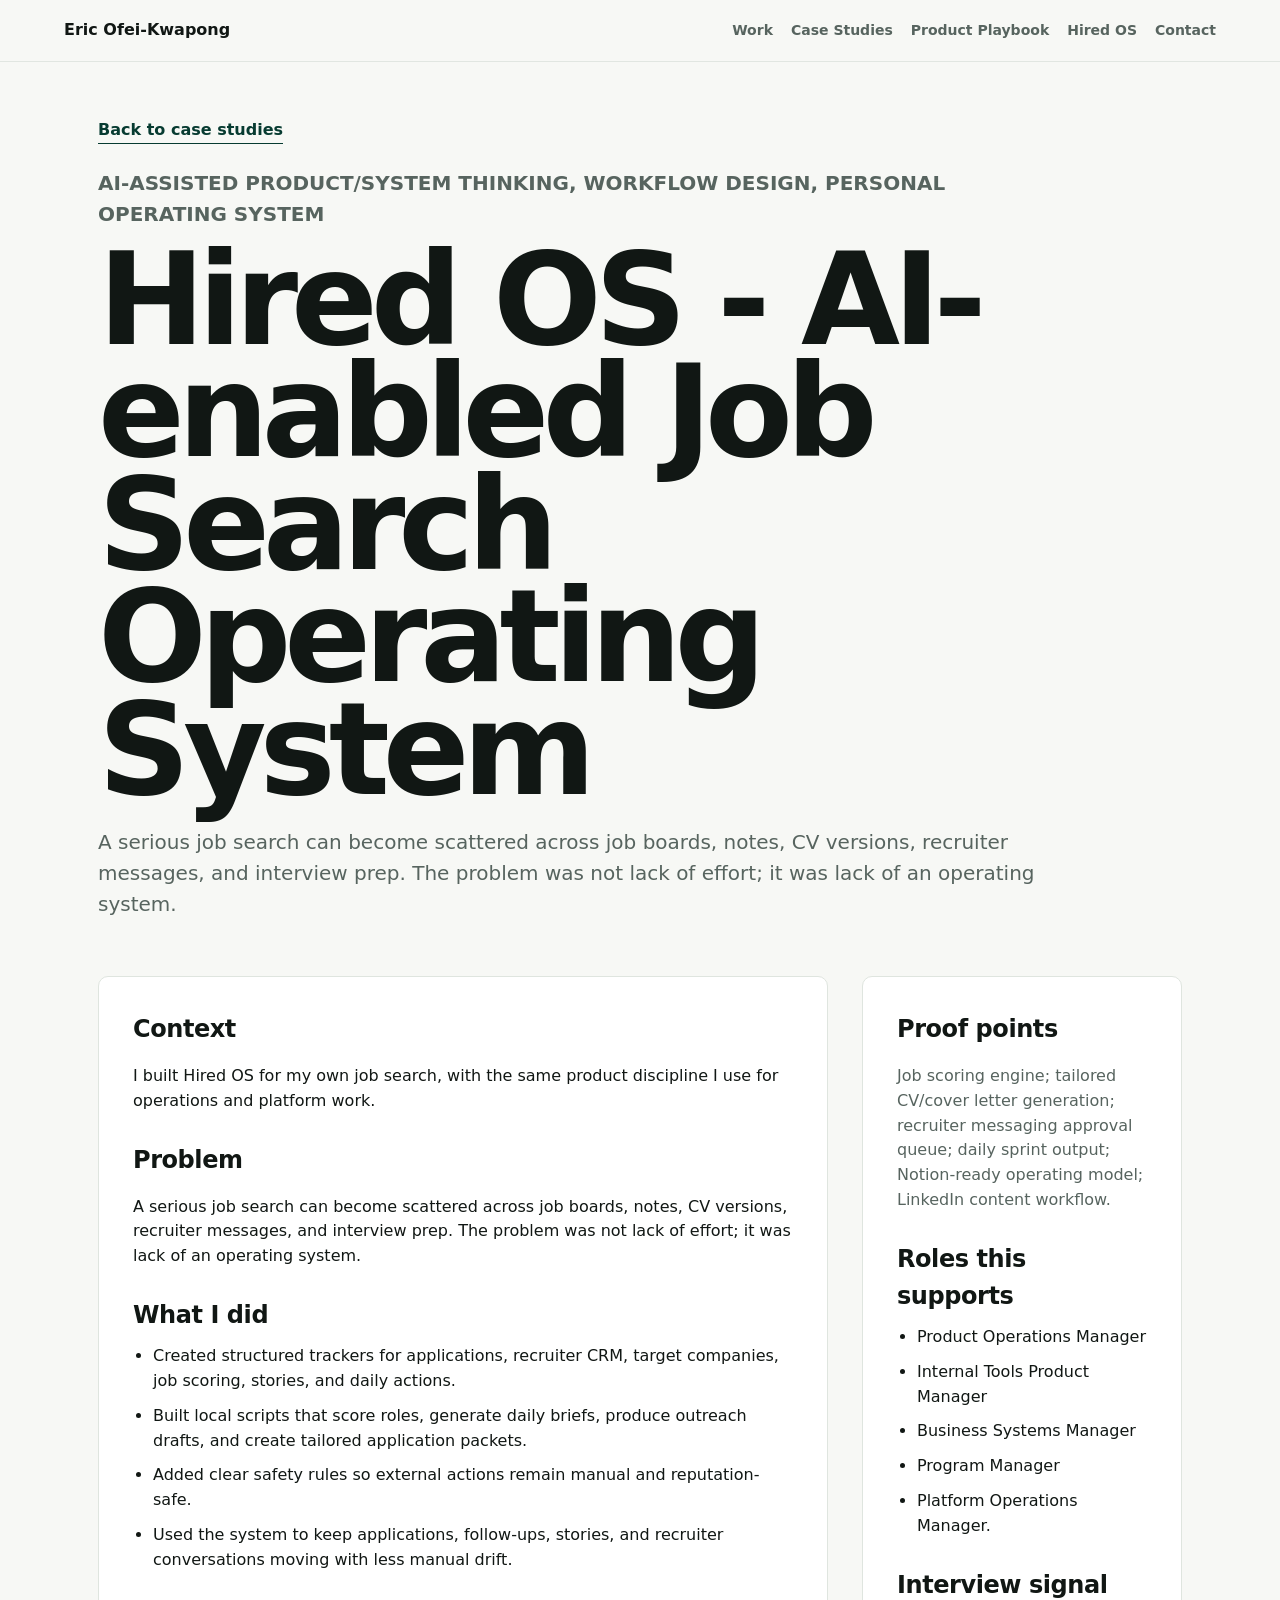
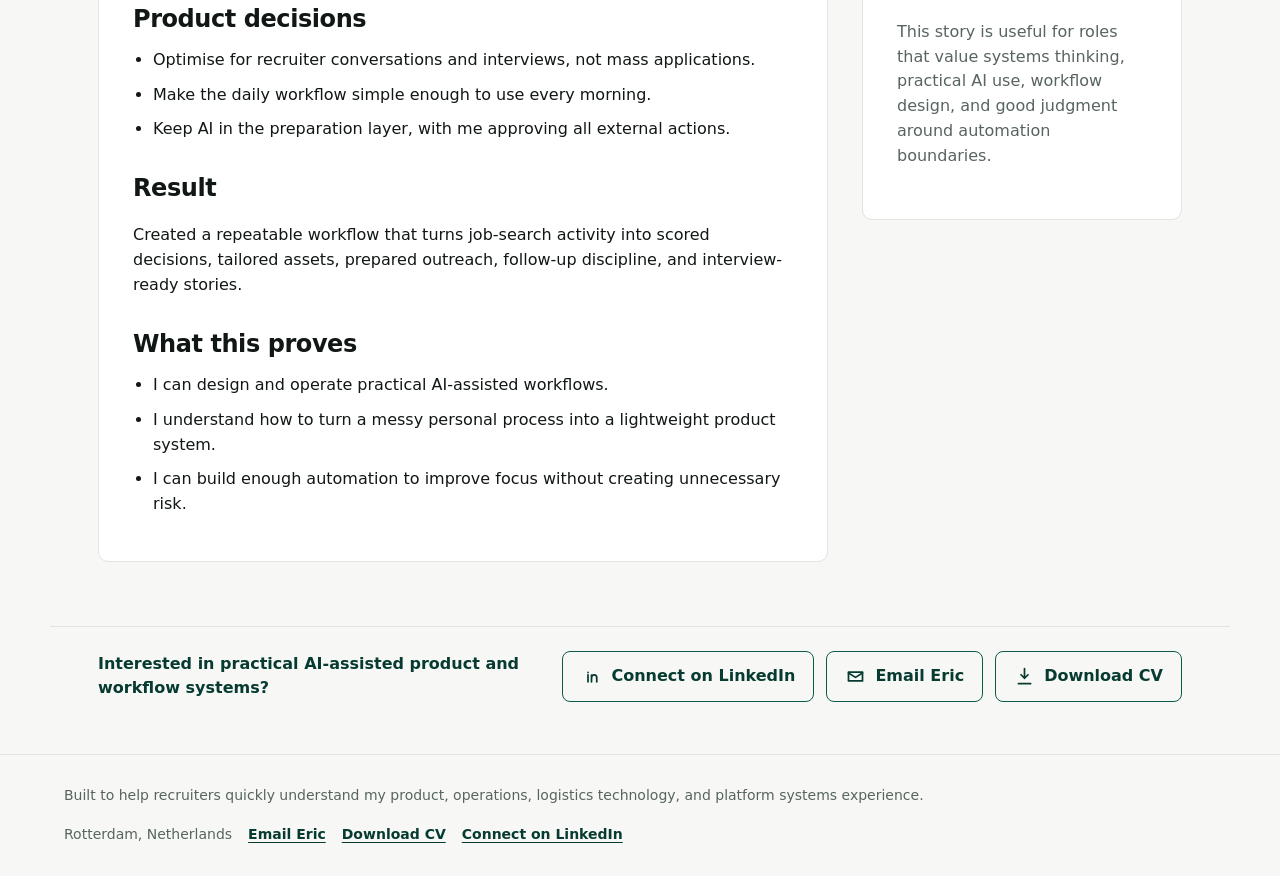
<file: case_studies/career_os.html>
<!doctype html>
<html lang="en">
<head>
  <meta charset="utf-8">
  <meta name="viewport" content="width=device-width, initial-scale=1">
  <title>Hired OS - AI-enabled Job Search Operating System | Eric Ofei-Kwapong</title>
  <meta name="description" content="Eric Ofei-Kwapong case study on Hired OS, an AI-enabled personal product project for job search operations, scoring, documents, and outreach workflows.">
  <link rel="canonical" href="https://spiffyrtl.github.io/eric-ofei-kwapong-portfolio/case_studies/career_os.html">
  <meta property="og:title" content="Hired OS - AI-enabled Job Search Operating System | Eric Ofei-Kwapong">
  <meta property="og:description" content="A personal product/system case study showing practical AI-assisted workflow design and operating system thinking.">
  <meta property="og:type" content="article">
  <meta name="twitter:card" content="summary">
  <link rel="stylesheet" href="../assets/styles.css?v=20260726">
</head>
<body>
  <a class="skip-link" href="#main-content">Skip to main content</a>
  <header class="site-header">
    <a class="brand" href="../index.html">Eric Ofei-Kwapong</a>
    <nav aria-label="Primary navigation">
      <a href="../index.html#what-i-do">Work</a>
      <a href="../index.html#case-studies">Case Studies</a>
      <a href="../product_playbook.html">Product Playbook</a>
      <a href="../index.html#career-os">Hired OS</a>
      <a href="../index.html#contact">Contact</a>
    </nav>
  </header>
  <main id="main-content">

    <section class="case-hero">
      <a class="back-link" href="../index.html#case-studies">Back to case studies</a>
      <p class="eyebrow">AI-assisted product/system thinking, workflow design, personal operating system</p>
      <h1>Hired OS - AI-enabled Job Search Operating System</h1>
      <p>A serious job search can become scattered across job boards, notes, CV versions, recruiter messages, and interview prep. The problem was not lack of effort; it was lack of an operating system.</p>
    </section>

    <section class="case-layout">
      <article class="case-body">
        <h2>Context</h2>
        <p>I built Hired OS for my own job search, with the same product discipline I use for operations and platform work.</p>

        <h2>Problem</h2>
        <p>A serious job search can become scattered across job boards, notes, CV versions, recruiter messages, and interview prep. The problem was not lack of effort; it was lack of an operating system.</p>

        <h2>What I did</h2>
        <ul><li>Created structured trackers for applications, recruiter CRM, target companies, job scoring, stories, and daily actions.</li>
<li>Built local scripts that score roles, generate daily briefs, produce outreach drafts, and create tailored application packets.</li>
<li>Added clear safety rules so external actions remain manual and reputation-safe.</li>
<li>Used the system to keep applications, follow-ups, stories, and recruiter conversations moving with less manual drift.</li></ul>

        <h2>Product decisions</h2>
        <ul><li>Optimise for recruiter conversations and interviews, not mass applications.</li>
<li>Make the daily workflow simple enough to use every morning.</li>
<li>Keep AI in the preparation layer, with me approving all external actions.</li></ul>

        <h2>Result</h2>
        <p>Created a repeatable workflow that turns job-search activity into scored decisions, tailored assets, prepared outreach, follow-up discipline, and interview-ready stories.</p>

        <h2>What this proves</h2>
        <ul><li>I can design and operate practical AI-assisted workflows.</li>
<li>I understand how to turn a messy personal process into a lightweight product system.</li>
<li>I can build enough automation to improve focus without creating unnecessary risk.</li></ul>
      </article>

      <aside class="case-aside">
        <h2>Proof points</h2>
        <p>Job scoring engine; tailored CV/cover letter generation; recruiter messaging approval queue; daily sprint output; Notion-ready operating model; LinkedIn content workflow.</p>
        <h2>Roles this supports</h2>
        <ul><li>Product Operations Manager</li>
<li>Internal Tools Product Manager</li>
<li>Business Systems Manager</li>
<li>Program Manager</li>
<li>Platform Operations Manager.</li></ul>
        <h2>Interview signal</h2>
        <p>This story is useful for roles that value systems thinking, practical AI use, workflow design, and good judgment around automation boundaries.</p>
      </aside>
    </section>

  </main>
  <section class="case-contact" aria-label="Contact Eric">
    <p>Interested in practical AI-assisted product and workflow systems?</p>
    <a class="contact-link" href="https://www.linkedin.com/in/eric-ofei-kwapong-834758124" target="_blank" rel="noopener noreferrer">
      <svg class="contact-svg" viewBox="0 0 24 24" aria-hidden="true"><path d="M8 10v8M8 7.2v.1M12 18v-4.4c0-2.2 1.3-3.6 3.2-3.6 1.8 0 2.8 1.2 2.8 3.5V18M12 10.4V18"/></svg>
      <span>Connect on LinkedIn</span>
    </a>
    <a class="contact-link" href="mailto:eokwaku@icloud.com">
      <svg class="contact-svg" viewBox="0 0 24 24" aria-hidden="true"><path d="M4 7h16v10H4z"/><path d="m4 8 8 5 8-5"/></svg>
      <span>Email Eric</span>
    </a>
    <a class="contact-link" href="../assets/Eric_Ofei_Kwapong_CV_Master.pdf">
      <svg class="contact-svg" viewBox="0 0 24 24" aria-hidden="true"><path d="M12 3v11m0 0 4-4m-4 4-4-4M5 20h14"/></svg>
      <span>Download CV</span>
    </a>
  </section>
  <footer class="site-footer">
    <p>Built to help recruiters quickly understand my product, operations, logistics technology, and platform systems experience.</p>
    <p class="footer-links">
      <span>Rotterdam, Netherlands</span>
      <a class="footer-action" href="mailto:eokwaku@icloud.com">Email Eric</a>
      <a class="footer-action" href="../assets/Eric_Ofei_Kwapong_CV_Master.pdf">Download CV</a>
      <a class="footer-action" href="https://www.linkedin.com/in/eric-ofei-kwapong-834758124" target="_blank" rel="noopener noreferrer">Connect on LinkedIn</a>
    </p>
  </footer>
</body>
</html>
</file>
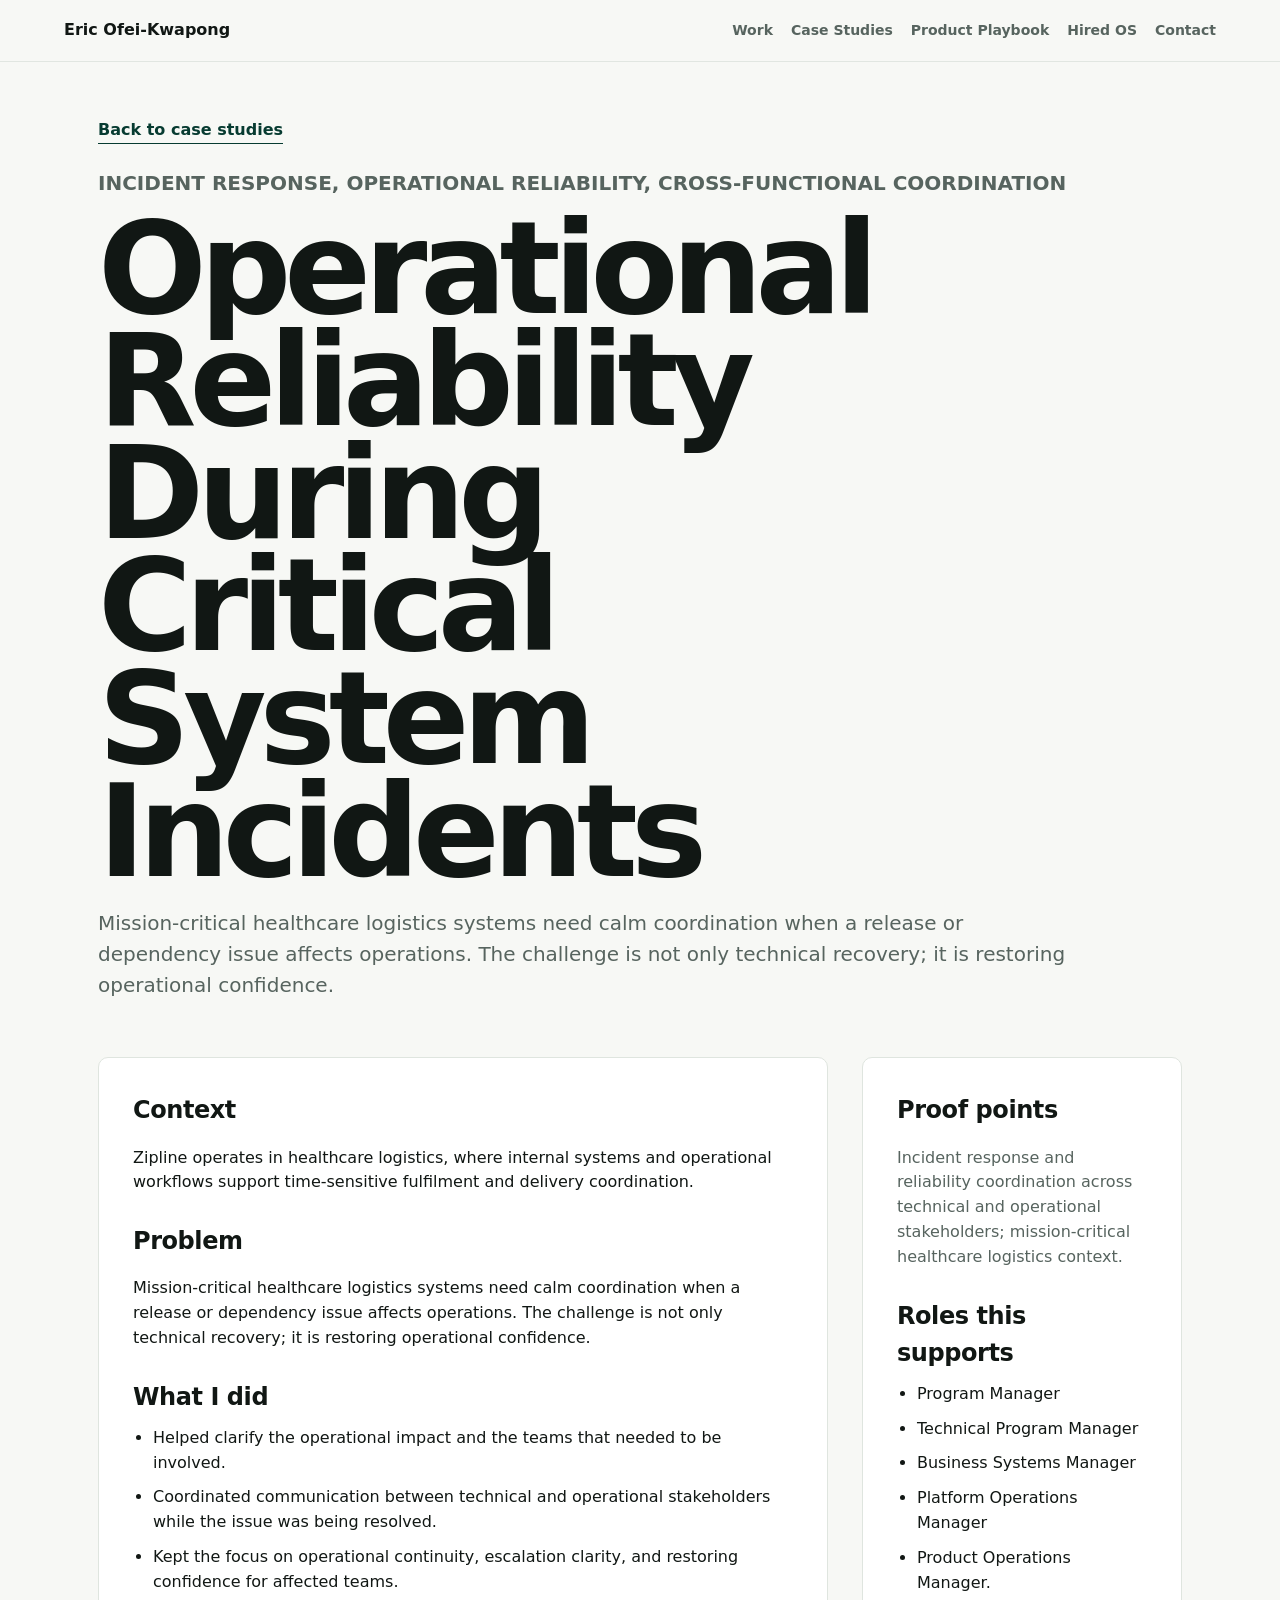
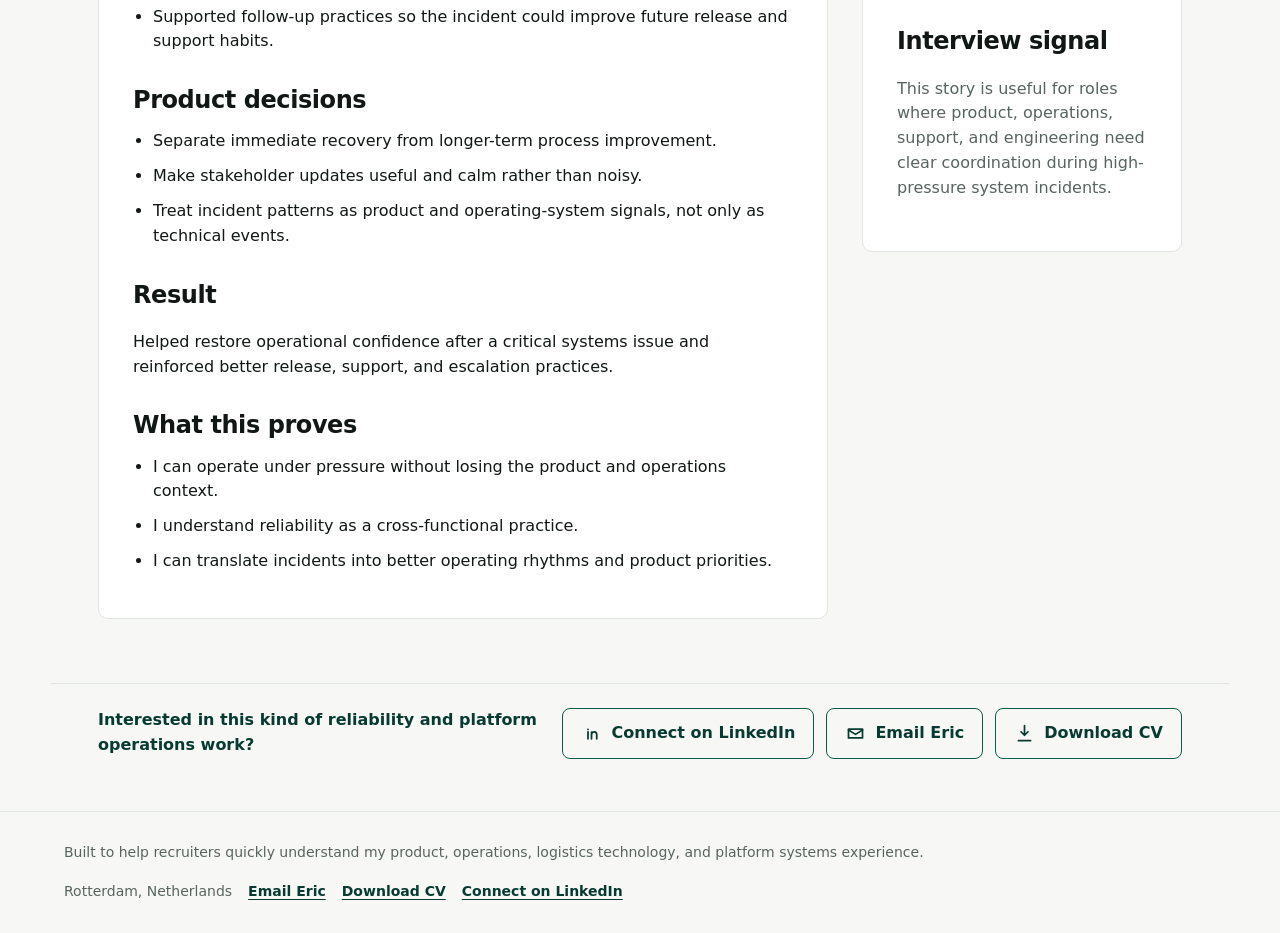
<file: case_studies/incident_reliability.html>
<!doctype html>
<html lang="en">
<head>
  <meta charset="utf-8">
  <meta name="viewport" content="width=device-width, initial-scale=1">
  <title>Operational Reliability During Critical System Incidents | Eric Ofei-Kwapong</title>
  <meta name="description" content="Eric Ofei-Kwapong case study on operational reliability, incident coordination, and cross-functional systems work in healthcare logistics.">
  <link rel="canonical" href="https://spiffyrtl.github.io/eric-ofei-kwapong-portfolio/case_studies/incident_reliability.html">
  <meta property="og:title" content="Operational Reliability During Critical System Incidents | Eric Ofei-Kwapong">
  <meta property="og:description" content="A public-safe case study on incident response, operational reliability, and cross-functional coordination.">
  <meta property="og:type" content="article">
  <meta name="twitter:card" content="summary">
  <link rel="stylesheet" href="../assets/styles.css?v=20260726">
</head>
<body>
  <a class="skip-link" href="#main-content">Skip to main content</a>
  <header class="site-header">
    <a class="brand" href="../index.html">Eric Ofei-Kwapong</a>
    <nav aria-label="Primary navigation">
      <a href="../index.html#what-i-do">Work</a>
      <a href="../index.html#case-studies">Case Studies</a>
      <a href="../product_playbook.html">Product Playbook</a>
      <a href="../index.html#career-os">Hired OS</a>
      <a href="../index.html#contact">Contact</a>
    </nav>
  </header>
  <main id="main-content">

    <section class="case-hero">
      <a class="back-link" href="../index.html#case-studies">Back to case studies</a>
      <p class="eyebrow">Incident response, operational reliability, cross-functional coordination</p>
      <h1>Operational Reliability During Critical System Incidents</h1>
      <p>Mission-critical healthcare logistics systems need calm coordination when a release or dependency issue affects operations. The challenge is not only technical recovery; it is restoring operational confidence.</p>
    </section>

    <section class="case-layout">
      <article class="case-body">
        <h2>Context</h2>
        <p>Zipline operates in healthcare logistics, where internal systems and operational workflows support time-sensitive fulfilment and delivery coordination.</p>

        <h2>Problem</h2>
        <p>Mission-critical healthcare logistics systems need calm coordination when a release or dependency issue affects operations. The challenge is not only technical recovery; it is restoring operational confidence.</p>

        <h2>What I did</h2>
        <ul><li>Helped clarify the operational impact and the teams that needed to be involved.</li>
<li>Coordinated communication between technical and operational stakeholders while the issue was being resolved.</li>
<li>Kept the focus on operational continuity, escalation clarity, and restoring confidence for affected teams.</li>
<li>Supported follow-up practices so the incident could improve future release and support habits.</li></ul>

        <h2>Product decisions</h2>
        <ul><li>Separate immediate recovery from longer-term process improvement.</li>
<li>Make stakeholder updates useful and calm rather than noisy.</li>
<li>Treat incident patterns as product and operating-system signals, not only as technical events.</li></ul>

        <h2>Result</h2>
        <p>Helped restore operational confidence after a critical systems issue and reinforced better release, support, and escalation practices.</p>

        <h2>What this proves</h2>
        <ul><li>I can operate under pressure without losing the product and operations context.</li>
<li>I understand reliability as a cross-functional practice.</li>
<li>I can translate incidents into better operating rhythms and product priorities.</li></ul>
      </article>

      <aside class="case-aside">
        <h2>Proof points</h2>
        <p>Incident response and reliability coordination across technical and operational stakeholders; mission-critical healthcare logistics context.</p>
        <h2>Roles this supports</h2>
        <ul><li>Program Manager</li>
<li>Technical Program Manager</li>
<li>Business Systems Manager</li>
<li>Platform Operations Manager</li>
<li>Product Operations Manager.</li></ul>
        <h2>Interview signal</h2>
        <p>This story is useful for roles where product, operations, support, and engineering need clear coordination during high-pressure system incidents.</p>
      </aside>
    </section>

  </main>
  <section class="case-contact" aria-label="Contact Eric">
    <p>Interested in this kind of reliability and platform operations work?</p>
    <a class="contact-link" href="https://www.linkedin.com/in/eric-ofei-kwapong-834758124" target="_blank" rel="noopener noreferrer">
      <svg class="contact-svg" viewBox="0 0 24 24" aria-hidden="true"><path d="M8 10v8M8 7.2v.1M12 18v-4.4c0-2.2 1.3-3.6 3.2-3.6 1.8 0 2.8 1.2 2.8 3.5V18M12 10.4V18"/></svg>
      <span>Connect on LinkedIn</span>
    </a>
    <a class="contact-link" href="mailto:eokwaku@icloud.com">
      <svg class="contact-svg" viewBox="0 0 24 24" aria-hidden="true"><path d="M4 7h16v10H4z"/><path d="m4 8 8 5 8-5"/></svg>
      <span>Email Eric</span>
    </a>
    <a class="contact-link" href="../assets/Eric_Ofei_Kwapong_CV_Master.pdf">
      <svg class="contact-svg" viewBox="0 0 24 24" aria-hidden="true"><path d="M12 3v11m0 0 4-4m-4 4-4-4M5 20h14"/></svg>
      <span>Download CV</span>
    </a>
  </section>
  <footer class="site-footer">
    <p>Built to help recruiters quickly understand my product, operations, logistics technology, and platform systems experience.</p>
    <p class="footer-links">
      <span>Rotterdam, Netherlands</span>
      <a class="footer-action" href="mailto:eokwaku@icloud.com">Email Eric</a>
      <a class="footer-action" href="../assets/Eric_Ofei_Kwapong_CV_Master.pdf">Download CV</a>
      <a class="footer-action" href="https://www.linkedin.com/in/eric-ofei-kwapong-834758124" target="_blank" rel="noopener noreferrer">Connect on LinkedIn</a>
    </p>
  </footer>
</body>
</html>
</file>
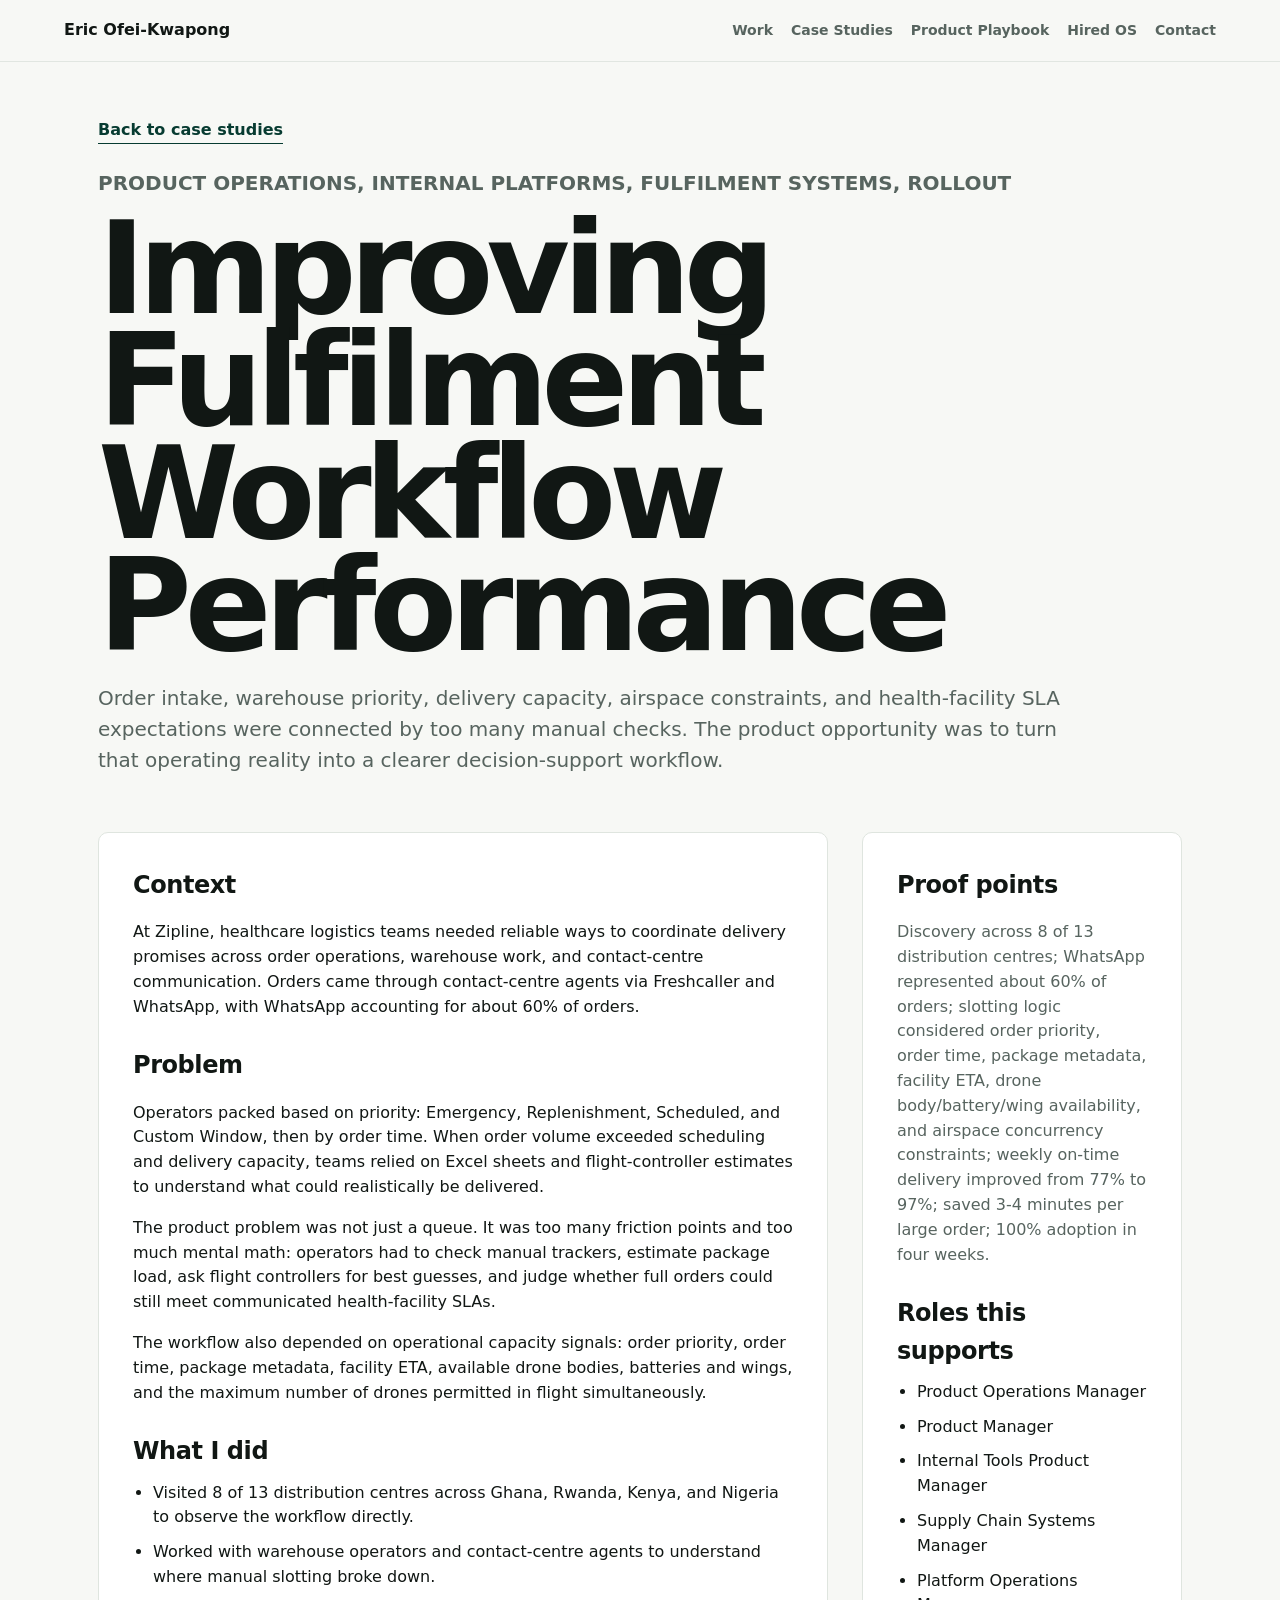
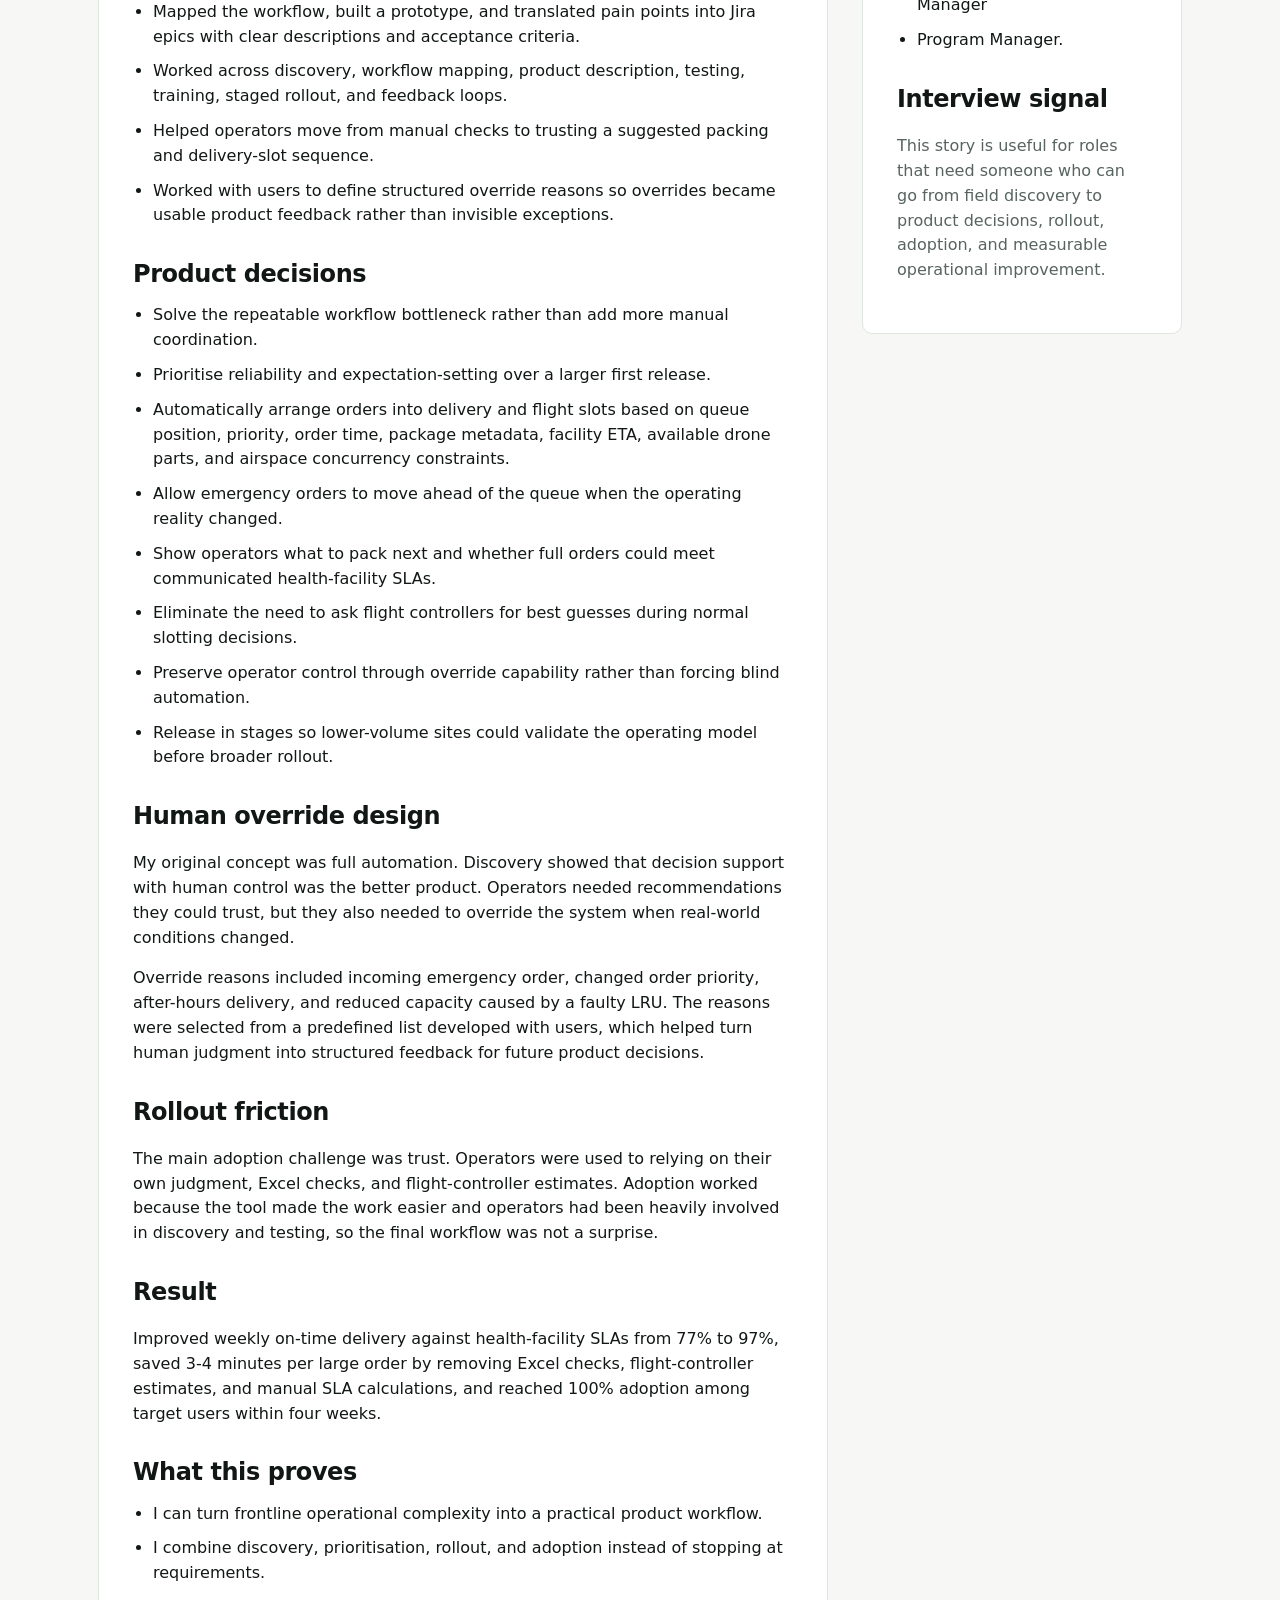
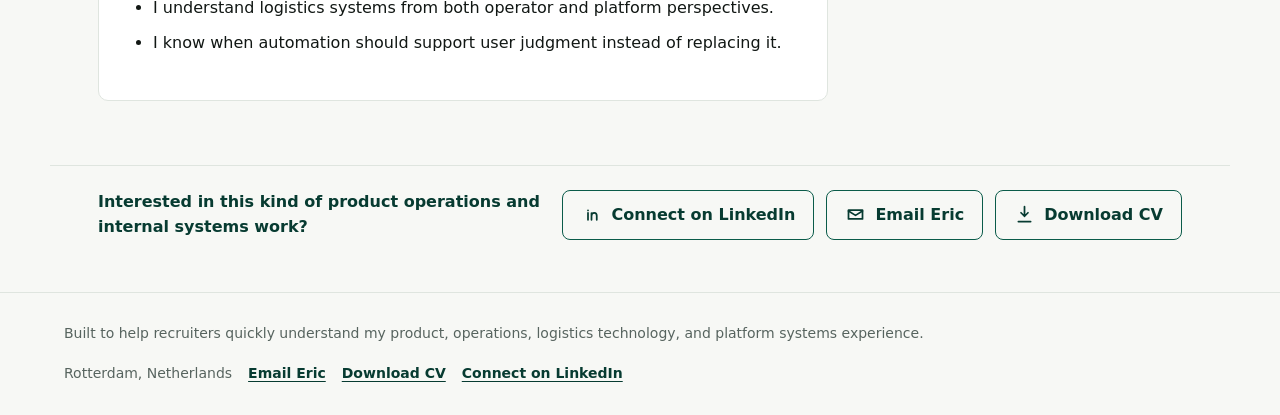
<file: case_studies/slotting_tool.html>
<!doctype html>
<html lang="en">
<head>
  <meta charset="utf-8">
  <meta name="viewport" content="width=device-width, initial-scale=1">
  <title>Improving Fulfilment Workflow Performance | Eric Ofei-Kwapong</title>
  <meta name="description" content="How Eric Ofei-Kwapong improved fulfilment workflow performance in healthcare logistics through product discovery, slotting workflow design, rollout, and adoption.">
  <link rel="canonical" href="https://spiffyrtl.github.io/eric-ofei-kwapong-portfolio/case_studies/slotting_tool.html">
  <meta property="og:title" content="Improving Fulfilment Workflow Performance | Eric Ofei-Kwapong">
  <meta property="og:description" content="A public-safe product operations case study covering discovery, workflow mapping, slotting, rollout, and measurable delivery improvement.">
  <meta property="og:type" content="article">
  <meta name="twitter:card" content="summary">
  <link rel="stylesheet" href="../assets/styles.css?v=20260726">
</head>
<body>
  <a class="skip-link" href="#main-content">Skip to main content</a>
  <header class="site-header">
    <a class="brand" href="../index.html">Eric Ofei-Kwapong</a>
    <nav aria-label="Primary navigation">
      <a href="../index.html#what-i-do">Work</a>
      <a href="../index.html#case-studies">Case Studies</a>
      <a href="../product_playbook.html">Product Playbook</a>
      <a href="../index.html#career-os">Hired OS</a>
      <a href="../index.html#contact">Contact</a>
    </nav>
  </header>
  <main id="main-content">

    <section class="case-hero">
      <a class="back-link" href="../index.html#case-studies">Back to case studies</a>
      <p class="eyebrow">Product operations, internal platforms, fulfilment systems, rollout</p>
      <h1>Improving Fulfilment Workflow Performance</h1>
        <p>Order intake, warehouse priority, delivery capacity, airspace constraints, and health-facility SLA expectations were connected by too many manual checks. The product opportunity was to turn that operating reality into a clearer decision-support workflow.</p>
    </section>

    <section class="case-layout">
      <article class="case-body">
        <h2>Context</h2>
        <p>At Zipline, healthcare logistics teams needed reliable ways to coordinate delivery promises across order operations, warehouse work, and contact-centre communication. Orders came through contact-centre agents via Freshcaller and WhatsApp, with WhatsApp accounting for about 60% of orders.</p>

        <h2>Problem</h2>
        <p>Operators packed based on priority: Emergency, Replenishment, Scheduled, and Custom Window, then by order time. When order volume exceeded scheduling and delivery capacity, teams relied on Excel sheets and flight-controller estimates to understand what could realistically be delivered.</p>
        <p>The product problem was not just a queue. It was too many friction points and too much mental math: operators had to check manual trackers, estimate package load, ask flight controllers for best guesses, and judge whether full orders could still meet communicated health-facility SLAs.</p>
        <p>The workflow also depended on operational capacity signals: order priority, order time, package metadata, facility ETA, available drone bodies, batteries and wings, and the maximum number of drones permitted in flight simultaneously.</p>

        <h2>What I did</h2>
        <ul><li>Visited 8 of 13 distribution centres across Ghana, Rwanda, Kenya, and Nigeria to observe the workflow directly.</li>
<li>Worked with warehouse operators and contact-centre agents to understand where manual slotting broke down.</li>
<li>Mapped the workflow, built a prototype, and translated pain points into Jira epics with clear descriptions and acceptance criteria.</li>
<li>Worked across discovery, workflow mapping, product description, testing, training, staged rollout, and feedback loops.</li>
<li>Helped operators move from manual checks to trusting a suggested packing and delivery-slot sequence.</li>
<li>Worked with users to define structured override reasons so overrides became usable product feedback rather than invisible exceptions.</li></ul>

        <h2>Product decisions</h2>
        <ul><li>Solve the repeatable workflow bottleneck rather than add more manual coordination.</li>
<li>Prioritise reliability and expectation-setting over a larger first release.</li>
<li>Automatically arrange orders into delivery and flight slots based on queue position, priority, order time, package metadata, facility ETA, available drone parts, and airspace concurrency constraints.</li>
<li>Allow emergency orders to move ahead of the queue when the operating reality changed.</li>
<li>Show operators what to pack next and whether full orders could meet communicated health-facility SLAs.</li>
<li>Eliminate the need to ask flight controllers for best guesses during normal slotting decisions.</li>
<li>Preserve operator control through override capability rather than forcing blind automation.</li>
<li>Release in stages so lower-volume sites could validate the operating model before broader rollout.</li></ul>

        <h2>Human override design</h2>
        <p>My original concept was full automation. Discovery showed that decision support with human control was the better product. Operators needed recommendations they could trust, but they also needed to override the system when real-world conditions changed.</p>
        <p>Override reasons included incoming emergency order, changed order priority, after-hours delivery, and reduced capacity caused by a faulty LRU. The reasons were selected from a predefined list developed with users, which helped turn human judgment into structured feedback for future product decisions.</p>

        <h2>Rollout friction</h2>
        <p>The main adoption challenge was trust. Operators were used to relying on their own judgment, Excel checks, and flight-controller estimates. Adoption worked because the tool made the work easier and operators had been heavily involved in discovery and testing, so the final workflow was not a surprise.</p>

        <h2>Result</h2>
        <p>Improved weekly on-time delivery against health-facility SLAs from 77% to 97%, saved 3-4 minutes per large order by removing Excel checks, flight-controller estimates, and manual SLA calculations, and reached 100% adoption among target users within four weeks.</p>

        <h2>What this proves</h2>
        <ul><li>I can turn frontline operational complexity into a practical product workflow.</li>
<li>I combine discovery, prioritisation, rollout, and adoption instead of stopping at requirements.</li>
<li>I understand logistics systems from both operator and platform perspectives.</li>
<li>I know when automation should support user judgment instead of replacing it.</li></ul>
      </article>

      <aside class="case-aside">
        <h2>Proof points</h2>
        <p>Discovery across 8 of 13 distribution centres; WhatsApp represented about 60% of orders; slotting logic considered order priority, order time, package metadata, facility ETA, drone body/battery/wing availability, and airspace concurrency constraints; weekly on-time delivery improved from 77% to 97%; saved 3-4 minutes per large order; 100% adoption in four weeks.</p>
        <h2>Roles this supports</h2>
        <ul><li>Product Operations Manager</li>
<li>Product Manager</li>
<li>Internal Tools Product Manager</li>
<li>Supply Chain Systems Manager</li>
<li>Platform Operations Manager</li>
<li>Program Manager.</li></ul>
        <h2>Interview signal</h2>
        <p>This story is useful for roles that need someone who can go from field discovery to product decisions, rollout, adoption, and measurable operational improvement.</p>
      </aside>
    </section>

  </main>
  <section class="case-contact" aria-label="Contact Eric">
    <p>Interested in this kind of product operations and internal systems work?</p>
    <a class="contact-link" href="https://www.linkedin.com/in/eric-ofei-kwapong-834758124" target="_blank" rel="noopener noreferrer">
      <svg class="contact-svg" viewBox="0 0 24 24" aria-hidden="true"><path d="M8 10v8M8 7.2v.1M12 18v-4.4c0-2.2 1.3-3.6 3.2-3.6 1.8 0 2.8 1.2 2.8 3.5V18M12 10.4V18"/></svg>
      <span>Connect on LinkedIn</span>
    </a>
    <a class="contact-link" href="mailto:eokwaku@icloud.com">
      <svg class="contact-svg" viewBox="0 0 24 24" aria-hidden="true"><path d="M4 7h16v10H4z"/><path d="m4 8 8 5 8-5"/></svg>
      <span>Email Eric</span>
    </a>
    <a class="contact-link" href="../assets/Eric_Ofei_Kwapong_CV_Master.pdf">
      <svg class="contact-svg" viewBox="0 0 24 24" aria-hidden="true"><path d="M12 3v11m0 0 4-4m-4 4-4-4M5 20h14"/></svg>
      <span>Download CV</span>
    </a>
  </section>
  <footer class="site-footer">
    <p>Built to help recruiters quickly understand my product, operations, logistics technology, and platform systems experience.</p>
    <p class="footer-links">
      <span>Rotterdam, Netherlands</span>
      <a class="footer-action" href="mailto:eokwaku@icloud.com">Email Eric</a>
      <a class="footer-action" href="../assets/Eric_Ofei_Kwapong_CV_Master.pdf">Download CV</a>
      <a class="footer-action" href="https://www.linkedin.com/in/eric-ofei-kwapong-834758124" target="_blank" rel="noopener noreferrer">Connect on LinkedIn</a>
    </p>
  </footer>
</body>
</html>
</file>
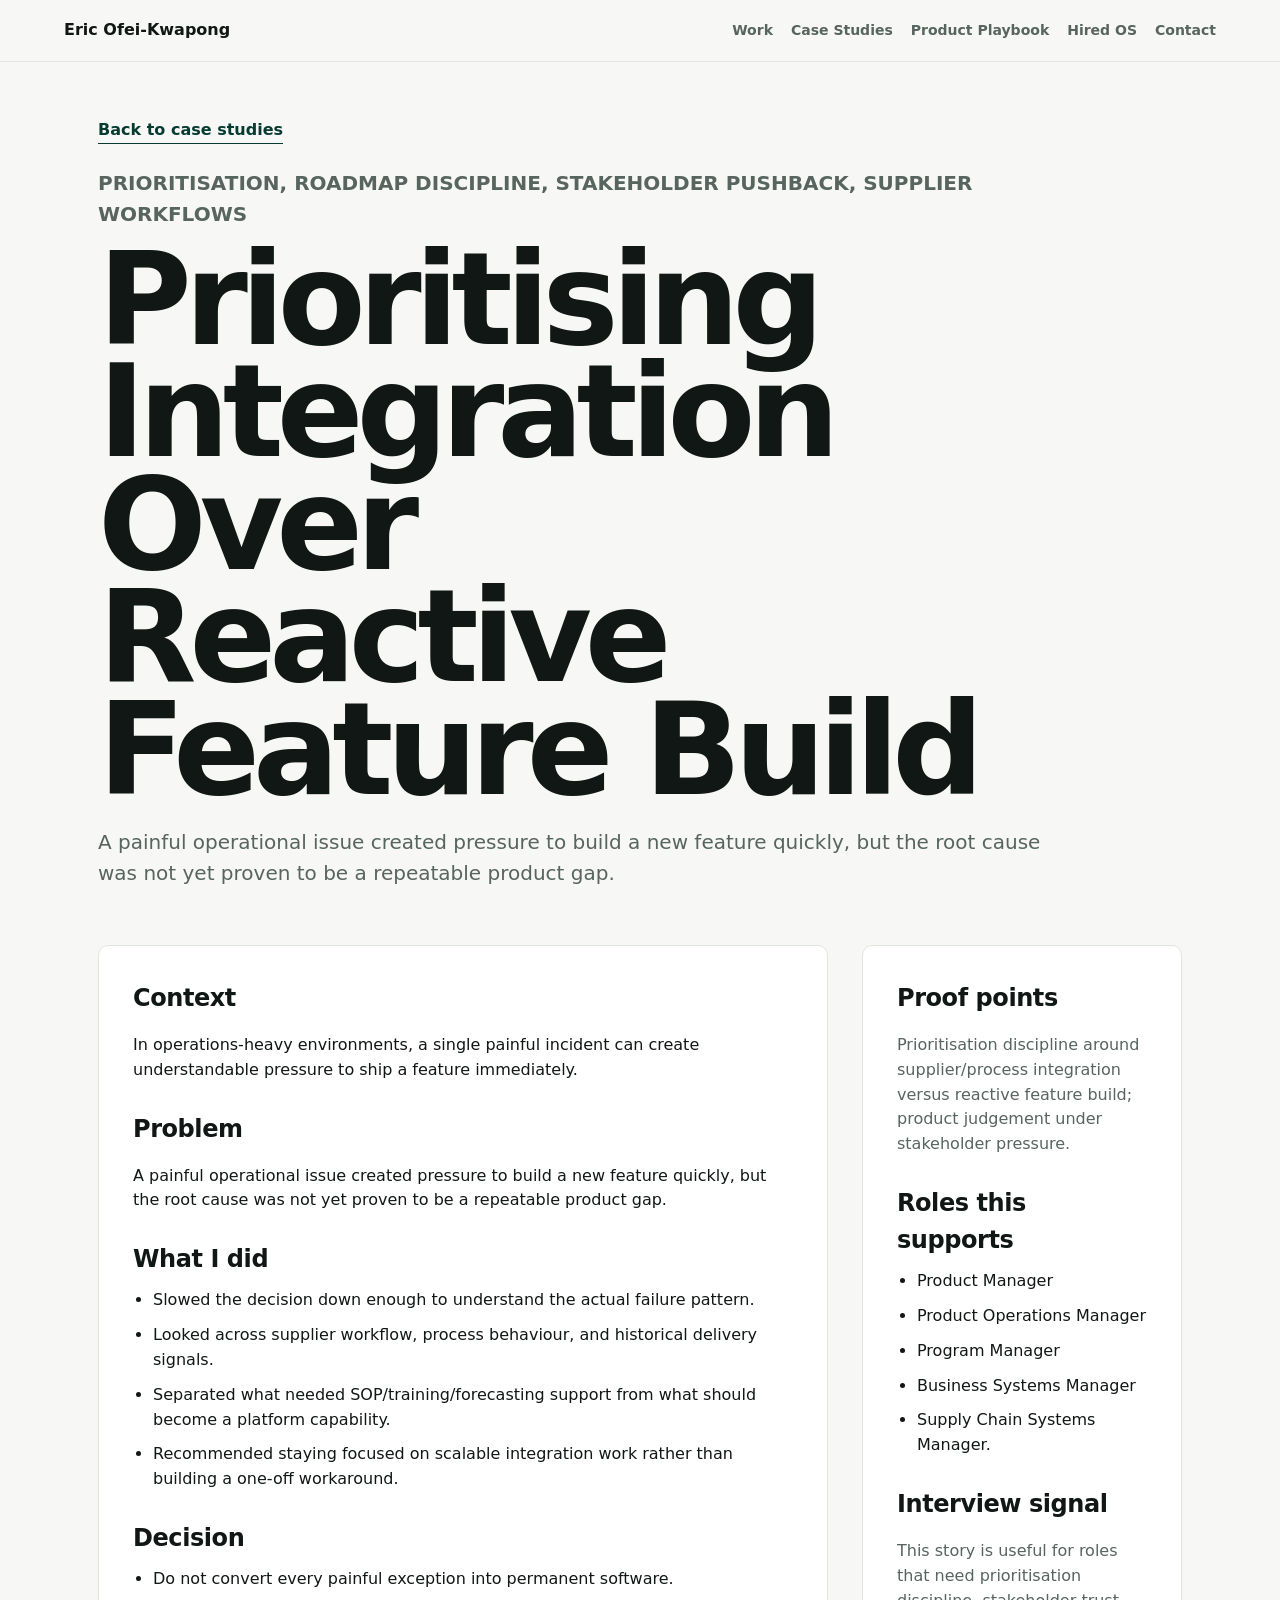
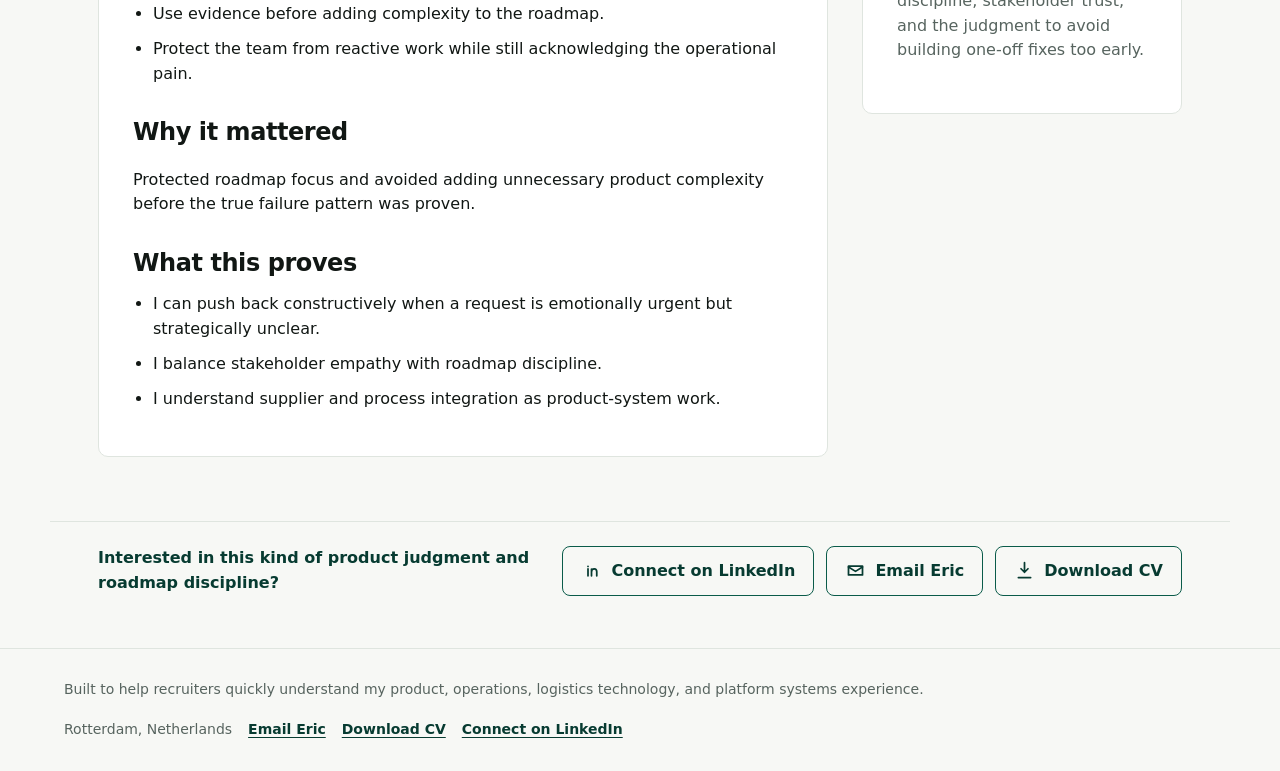
<file: case_studies/supplier_erp_prioritisation.html>
<!doctype html>
<html lang="en">
<head>
  <meta charset="utf-8">
  <meta name="viewport" content="width=device-width, initial-scale=1">
  <title>Prioritising Integration Over Reactive Feature Build | Eric Ofei-Kwapong</title>
  <meta name="description" content="Eric Ofei-Kwapong case study on prioritisation, stakeholder pushback, supplier workflows, and product roadmap discipline.">
  <link rel="canonical" href="https://spiffyrtl.github.io/eric-ofei-kwapong-portfolio/case_studies/supplier_erp_prioritisation.html">
  <meta property="og:title" content="Prioritising Integration Over Reactive Feature Build | Eric Ofei-Kwapong">
  <meta property="og:description" content="A public-safe case study on roadmap discipline, supplier workflows, and product judgment under pressure.">
  <meta property="og:type" content="article">
  <meta name="twitter:card" content="summary">
  <link rel="stylesheet" href="../assets/styles.css?v=20260726">
</head>
<body>
  <a class="skip-link" href="#main-content">Skip to main content</a>
  <header class="site-header">
    <a class="brand" href="../index.html">Eric Ofei-Kwapong</a>
    <nav aria-label="Primary navigation">
      <a href="../index.html#what-i-do">Work</a>
      <a href="../index.html#case-studies">Case Studies</a>
      <a href="../product_playbook.html">Product Playbook</a>
      <a href="../index.html#career-os">Hired OS</a>
      <a href="../index.html#contact">Contact</a>
    </nav>
  </header>
  <main id="main-content">

    <section class="case-hero">
      <a class="back-link" href="../index.html#case-studies">Back to case studies</a>
      <p class="eyebrow">Prioritisation, roadmap discipline, stakeholder pushback, supplier workflows</p>
      <h1>Prioritising Integration Over Reactive Feature Build</h1>
      <p>A painful operational issue created pressure to build a new feature quickly, but the root cause was not yet proven to be a repeatable product gap.</p>
    </section>

    <section class="case-layout">
      <article class="case-body">
        <h2>Context</h2>
        <p>In operations-heavy environments, a single painful incident can create understandable pressure to ship a feature immediately.</p>

        <h2>Problem</h2>
        <p>A painful operational issue created pressure to build a new feature quickly, but the root cause was not yet proven to be a repeatable product gap.</p>

        <h2>What I did</h2>
        <ul><li>Slowed the decision down enough to understand the actual failure pattern.</li>
<li>Looked across supplier workflow, process behaviour, and historical delivery signals.</li>
<li>Separated what needed SOP/training/forecasting support from what should become a platform capability.</li>
<li>Recommended staying focused on scalable integration work rather than building a one-off workaround.</li></ul>

        <h2>Decision</h2>
        <ul><li>Do not convert every painful exception into permanent software.</li>
<li>Use evidence before adding complexity to the roadmap.</li>
<li>Protect the team from reactive work while still acknowledging the operational pain.</li></ul>

        <h2>Why it mattered</h2>
        <p>Protected roadmap focus and avoided adding unnecessary product complexity before the true failure pattern was proven.</p>

        <h2>What this proves</h2>
        <ul><li>I can push back constructively when a request is emotionally urgent but strategically unclear.</li>
<li>I balance stakeholder empathy with roadmap discipline.</li>
<li>I understand supplier and process integration as product-system work.</li></ul>
      </article>

      <aside class="case-aside">
        <h2>Proof points</h2>
        <p>Prioritisation discipline around supplier/process integration versus reactive feature build; product judgement under stakeholder pressure.</p>
        <h2>Roles this supports</h2>
        <ul><li>Product Manager</li>
<li>Product Operations Manager</li>
<li>Program Manager</li>
<li>Business Systems Manager</li>
<li>Supply Chain Systems Manager.</li></ul>
        <h2>Interview signal</h2>
        <p>This story is useful for roles that need prioritisation discipline, stakeholder trust, and the judgment to avoid building one-off fixes too early.</p>
      </aside>
    </section>

  </main>
  <section class="case-contact" aria-label="Contact Eric">
    <p>Interested in this kind of product judgment and roadmap discipline?</p>
    <a class="contact-link" href="https://www.linkedin.com/in/eric-ofei-kwapong-834758124" target="_blank" rel="noopener noreferrer">
      <svg class="contact-svg" viewBox="0 0 24 24" aria-hidden="true"><path d="M8 10v8M8 7.2v.1M12 18v-4.4c0-2.2 1.3-3.6 3.2-3.6 1.8 0 2.8 1.2 2.8 3.5V18M12 10.4V18"/></svg>
      <span>Connect on LinkedIn</span>
    </a>
    <a class="contact-link" href="mailto:eokwaku@icloud.com">
      <svg class="contact-svg" viewBox="0 0 24 24" aria-hidden="true"><path d="M4 7h16v10H4z"/><path d="m4 8 8 5 8-5"/></svg>
      <span>Email Eric</span>
    </a>
    <a class="contact-link" href="../assets/Eric_Ofei_Kwapong_CV_Master.pdf">
      <svg class="contact-svg" viewBox="0 0 24 24" aria-hidden="true"><path d="M12 3v11m0 0 4-4m-4 4-4-4M5 20h14"/></svg>
      <span>Download CV</span>
    </a>
  </section>
  <footer class="site-footer">
    <p>Built to help recruiters quickly understand my product, operations, logistics technology, and platform systems experience.</p>
    <p class="footer-links">
      <span>Rotterdam, Netherlands</span>
      <a class="footer-action" href="mailto:eokwaku@icloud.com">Email Eric</a>
      <a class="footer-action" href="../assets/Eric_Ofei_Kwapong_CV_Master.pdf">Download CV</a>
      <a class="footer-action" href="https://www.linkedin.com/in/eric-ofei-kwapong-834758124" target="_blank" rel="noopener noreferrer">Connect on LinkedIn</a>
    </p>
  </footer>
</body>
</html>
</file>
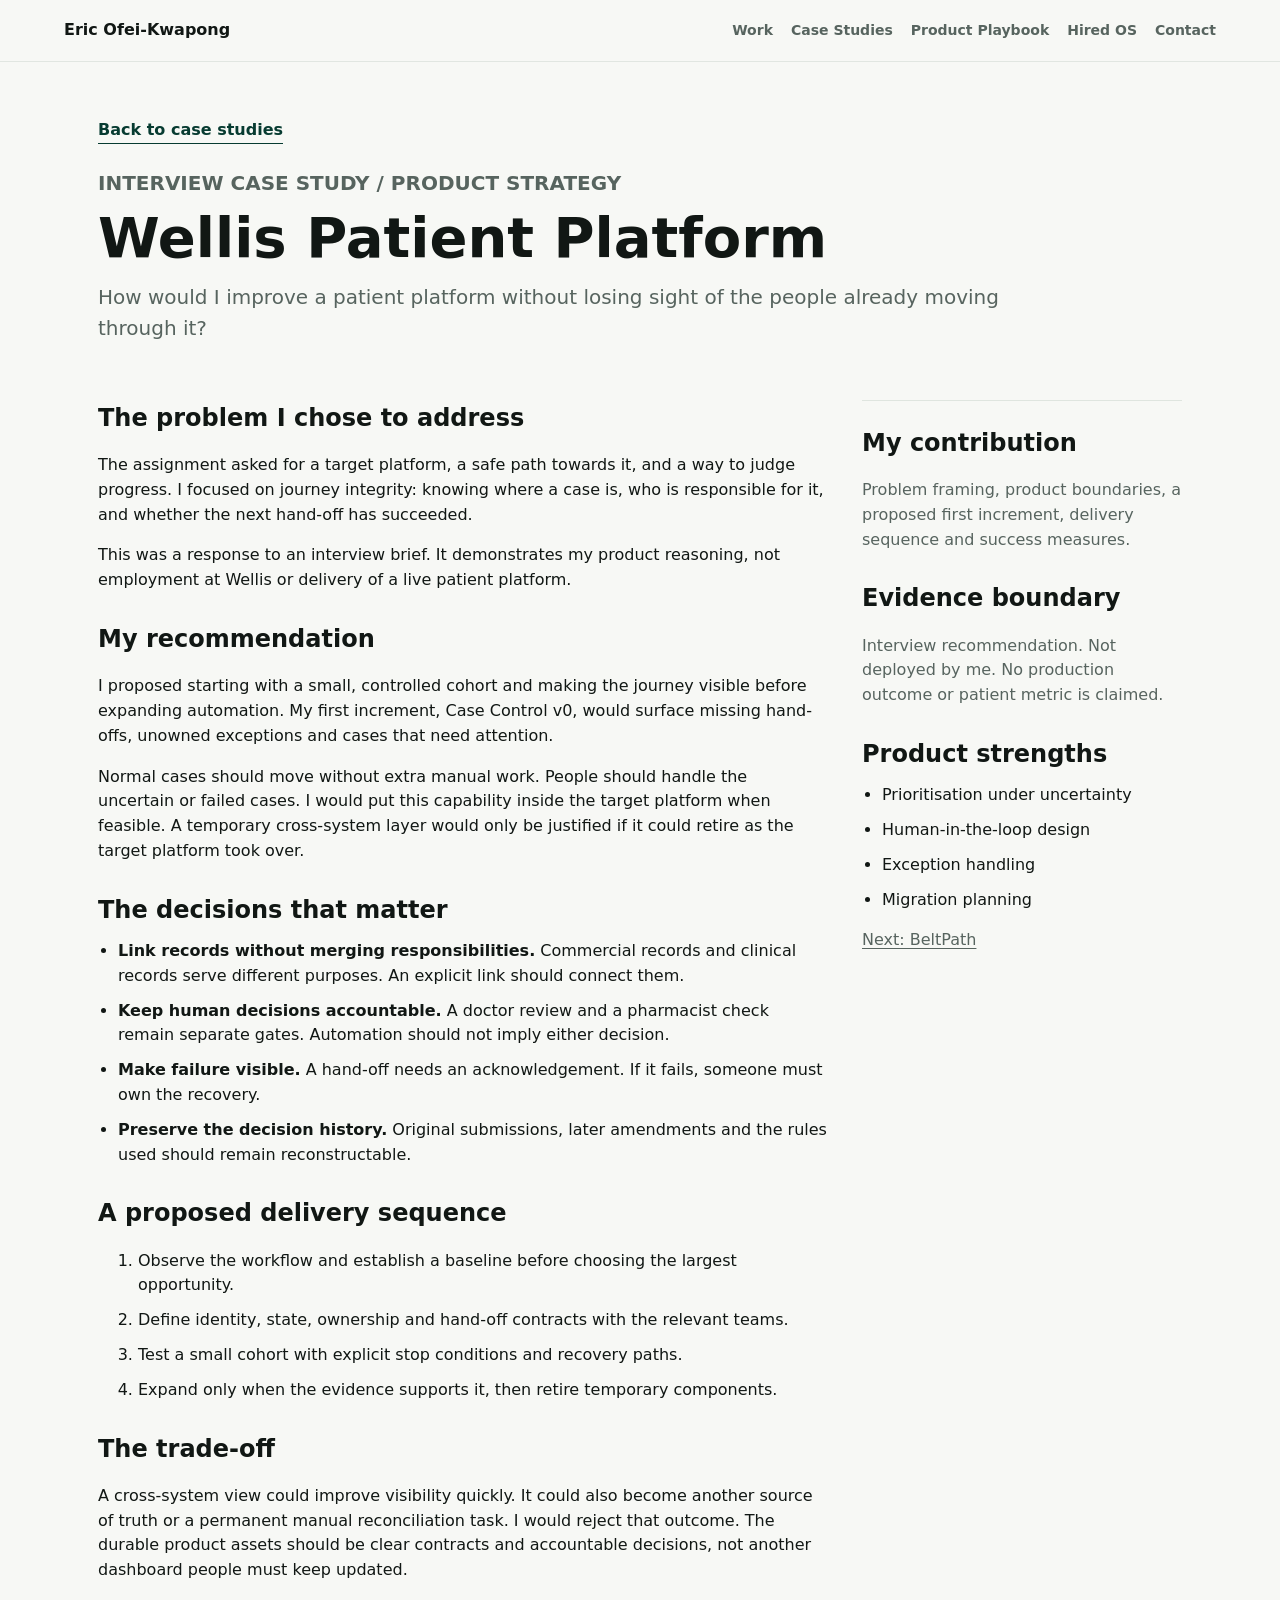
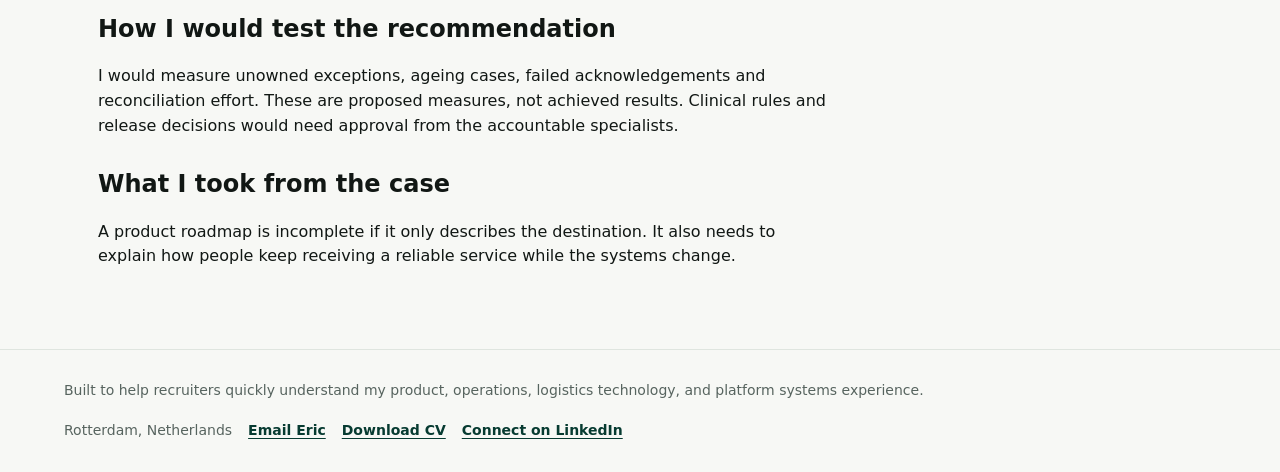
<file: case_studies/wellis_patient_platform.html>
<!doctype html>
<html lang="en">
<head>
  <meta charset="utf-8">
  <meta name="viewport" content="width=device-width, initial-scale=1">
  <title>Wellis Patient Platform | Eric Ofei-Kwapong</title>
  <meta name="description" content="An interview case study on patient journey integrity, human decision gates and safe platform migration.">
  <link rel="canonical" href="https://spiffyrtl.github.io/eric-ofei-kwapong-portfolio/case_studies/wellis_patient_platform.html">
  <meta property="og:title" content="Wellis Patient Platform | Eric Ofei-Kwapong">
  <meta property="og:description" content="An interview case study on patient journey integrity, human decision gates and safe platform migration.">
  <meta property="og:type" content="article">
  <meta property="og:url" content="https://spiffyrtl.github.io/eric-ofei-kwapong-portfolio/case_studies/wellis_patient_platform.html">
  <meta name="twitter:card" content="summary">
  <link rel="stylesheet" href="../assets/styles.css?v=20260922">
</head>
<body>
  <a class="skip-link" href="#main-content">Skip to main content</a>
  <header class="site-header">
    <a class="brand" href="../index.html">Eric Ofei-Kwapong</a>
    <nav aria-label="Primary navigation">
      <a href="../index.html#what-i-do">Work</a>
      <a href="../index.html#case-studies">Case Studies</a>
      <a href="../product_playbook.html">Product Playbook</a>
      <a href="../index.html#career-os">Hired OS</a>
      <a href="../index.html#contact">Contact</a>
    </nav>
  </header>
  <main id="main-content" class="new-case">
    <section class="case-hero">
      <a class="back-link" href="../index.html#case-studies">Back to case studies</a>
      <p class="eyebrow">Interview case study / Product strategy</p>
      <h1>Wellis Patient Platform</h1>
      <p>How would I improve a patient platform without losing sight of the people already moving through it?</p>
    </section>
    <div class="case-layout">
      <article class="case-body"><h2>The problem I chose to address</h2>
<p>The assignment asked for a target platform, a safe path towards it, and a way to judge progress. I focused on journey integrity: knowing where a case is, who is responsible for it, and whether the next hand-off has succeeded.</p>
<p>This was a response to an interview brief. It demonstrates my product reasoning, not employment at Wellis or delivery of a live patient platform.</p>
<h2>My recommendation</h2>
<p>I proposed starting with a small, controlled cohort and making the journey visible before expanding automation. My first increment, Case Control v0, would surface missing hand-offs, unowned exceptions and cases that need attention.</p>
<p>Normal cases should move without extra manual work. People should handle the uncertain or failed cases. I would put this capability inside the target platform when feasible. A temporary cross-system layer would only be justified if it could retire as the target platform took over.</p>
<h2>The decisions that matter</h2>
<ul><li><strong>Link records without merging responsibilities.</strong> Commercial records and clinical records serve different purposes. An explicit link should connect them.</li><li><strong>Keep human decisions accountable.</strong> A doctor review and a pharmacist check remain separate gates. Automation should not imply either decision.</li><li><strong>Make failure visible.</strong> A hand-off needs an acknowledgement. If it fails, someone must own the recovery.</li><li><strong>Preserve the decision history.</strong> Original submissions, later amendments and the rules used should remain reconstructable.</li></ul>
<h2>A proposed delivery sequence</h2>
<ol><li>Observe the workflow and establish a baseline before choosing the largest opportunity.</li><li>Define identity, state, ownership and hand-off contracts with the relevant teams.</li><li>Test a small cohort with explicit stop conditions and recovery paths.</li><li>Expand only when the evidence supports it, then retire temporary components.</li></ol>
<h2>The trade-off</h2>
<p>A cross-system view could improve visibility quickly. It could also become another source of truth or a permanent manual reconciliation task. I would reject that outcome. The durable product assets should be clear contracts and accountable decisions, not another dashboard people must keep updated.</p>
<h2>How I would test the recommendation</h2>
<p>I would measure unowned exceptions, ageing cases, failed acknowledgements and reconciliation effort. These are proposed measures, not achieved results. Clinical rules and release decisions would need approval from the accountable specialists.</p>
<h2>What I took from the case</h2>
<p>A product roadmap is incomplete if it only describes the destination. It also needs to explain how people keep receiving a reliable service while the systems change.</p></article>
      <aside class="case-aside" aria-label="Project context"><h2>My contribution</h2><p>Problem framing, product boundaries, a proposed first increment, delivery sequence and success measures.</p><h2>Evidence boundary</h2><p>Interview recommendation. Not deployed by me. No production outcome or patient metric is claimed.</p><h2>Product strengths</h2><ul><li>Prioritisation under uncertainty</li><li>Human-in-the-loop design</li><li>Exception handling</li><li>Migration planning</li></ul><p><a href="beltpath.html">Next: BeltPath</a></p></aside>
    </div>
  </main>
  <footer class="site-footer">
    <p>Built to help recruiters quickly understand my product, operations, logistics technology, and platform systems experience.</p>
    <p class="footer-links">
      <span>Rotterdam, Netherlands</span>
      <a class="footer-action" href="mailto:eokwaku@icloud.com">Email Eric</a>
      <a class="footer-action" href="../assets/Eric_Ofei_Kwapong_CV_Master.pdf">Download CV</a>
      <a class="footer-action" href="https://www.linkedin.com/in/eric-ofei-kwapong-834758124" target="_blank" rel="noopener noreferrer">Connect on LinkedIn</a>
    </p>
  </footer>
</body>
</html>
</file>
<file: assets/styles.css>
:root {
  --ink: #111714;
  --muted: #57645f;
  --paper: #f7f8f5;
  --panel: #ffffff;
  --line: #dfe5df;
  --green: #0a5b49;
  --green-dark: #073b31;
  --warm: #b9652f;
  --soft-green: #e7f0ec;
  --shadow: 0 18px 44px rgba(17, 23, 20, 0.08);
}

/* Keep the new editorial case studies unframed and readable on narrow screens. */
.new-case .case-body,
.new-case .case-aside { border: 0; border-radius: 0; background: transparent; padding: 0; min-width: 0; }
.new-case .case-aside { border-top: 1px solid var(--line); padding-top: 24px; }
.new-case .case-hero h1 { font-size: 56px; letter-spacing: 0; overflow-wrap: break-word; }
.new-case .case-body h2,
.new-case .case-aside h2 { letter-spacing: 0; }
.prototype-figure { margin: 0 0 40px; }
.prototype-figure a { display: block; }
.prototype-figure img { display: block; width: 100%; height: auto; border: 1px solid var(--line); }
.prototype-figure figcaption { margin-top: 12px; color: var(--muted); font-size: 14px; }
.case-flow { display: grid; grid-template-columns: repeat(auto-fit, minmax(120px, 1fr)); gap: 12px; padding-left: 24px; }
.case-flow li { padding: 10px 8px 10px 0; border-top: 2px solid var(--line); font-weight: 700; }
@media (max-width: 700px) {
  .new-case .case-hero h1 { font-size: 36px; }
}

* { box-sizing: border-box; }
html { scroll-behavior: smooth; }
body {
  margin: 0;
  font-family: Inter, ui-sans-serif, system-ui, -apple-system, BlinkMacSystemFont, "Segoe UI", sans-serif;
  color: var(--ink);
  background: var(--paper);
  line-height: 1.55;
}
a { color: inherit; text-underline-offset: 3px; }
.skip-link {
  position: absolute;
  top: 10px;
  left: 16px;
  z-index: 100;
  padding: 10px 14px;
  border-radius: 6px;
  background: var(--ink);
  color: #fff;
  font-weight: 800;
  text-decoration: none;
  transform: translateY(-150%);
  transition: transform 160ms ease;
}
.skip-link:focus { transform: translateY(0); }
:focus-visible {
  outline: 3px solid rgba(185, 101, 47, 0.72);
  outline-offset: 4px;
  border-radius: 6px;
}
.site-header {
  position: sticky;
  top: 0;
  z-index: 20;
  display: flex;
  align-items: center;
  justify-content: space-between;
  gap: 24px;
  padding: 18px clamp(20px, 5vw, 72px);
  background: rgba(247, 248, 245, 0.92);
  border-bottom: 1px solid rgba(223, 229, 223, 0.9);
  backdrop-filter: blur(14px);
}
.brand {
  color: var(--ink);
  font-weight: 850;
  text-decoration: none;
}
nav {
  display: flex;
  flex-wrap: wrap;
  gap: 18px;
  color: var(--muted);
  font-size: 14px;
  font-weight: 760;
}
nav a,
.text-link {
  position: relative;
  text-decoration: none;
}
nav a::after,
.text-link::after {
  content: "";
  position: absolute;
  left: 0;
  right: 0;
  bottom: -4px;
  height: 1px;
  background: currentColor;
  transform: scaleX(0);
  transform-origin: left;
  transition: transform 180ms ease;
}
nav a:hover,
nav a:focus-visible,
.text-link:hover,
.text-link:focus-visible { color: var(--green); }
nav a:hover::after,
nav a:focus-visible::after,
.text-link:hover::after,
.text-link:focus-visible::after { transform: scaleX(1); }
main {
  max-width: 1180px;
  margin: 0 auto;
  padding: 0 clamp(18px, 4vw, 48px);
}
.hero {
  padding: clamp(78px, 12vw, 150px) 0 clamp(44px, 7vw, 76px);
  border-bottom: 1px solid var(--line);
}
.hero-kicker,
.eyebrow {
  margin: 0 0 14px;
  color: var(--green);
  font-size: 12px;
  font-weight: 850;
  letter-spacing: 0;
  text-transform: uppercase;
}
.hero-grid {
  display: grid;
  grid-template-columns: minmax(0, 1fr) minmax(300px, 390px);
  gap: clamp(30px, 6vw, 76px);
  align-items: end;
}
.hero h1,
.case-hero h1 {
  margin: 0;
  max-width: 900px;
  font-size: clamp(58px, 11vw, 128px);
  line-height: 0.88;
  letter-spacing: -0.055em;
}
.subtitle {
  max-width: 850px;
  margin: 28px 0 0;
  color: var(--muted);
  font-size: clamp(21px, 2.35vw, 31px);
  line-height: 1.22;
}
.hero-panel {
  padding: 24px;
  border: 1px solid var(--line);
  border-radius: 10px;
  background: var(--panel);
  box-shadow: var(--shadow);
}
.open-to {
  margin: 0;
  color: var(--green-dark);
  font-size: 16px;
  font-weight: 760;
}
.hero-actions {
  display: grid;
  gap: 10px;
  margin-top: 22px;
}
.button,
.contact-link {
  display: inline-flex;
  align-items: center;
  justify-content: center;
  gap: 9px;
  min-height: 48px;
  padding: 12px 18px;
  border-radius: 8px;
  border: 1px solid var(--green);
  background: var(--green);
  color: #fff;
  font-weight: 800;
  text-decoration: none;
  transition: transform 160ms ease, background 160ms ease, border-color 160ms ease, box-shadow 160ms ease;
}
.button.secondary,
.contact-link {
  background: transparent;
  color: var(--green-dark);
}
.button:hover,
.button:focus-visible,
.contact-link:hover,
.contact-link:focus-visible {
  transform: translateY(-1px);
  border-color: var(--green-dark);
  background: var(--green-dark);
  color: #fff;
  box-shadow: 0 12px 28px rgba(17, 23, 20, 0.10);
}
.icon,
.contact-svg {
  width: 21px;
  height: 21px;
  flex: 0 0 auto;
  fill: none;
  stroke: currentColor;
  stroke-width: 2;
  stroke-linecap: round;
  stroke-linejoin: round;
}
.proof-strip {
  display: grid;
  grid-template-columns: repeat(4, minmax(0, 1fr));
  border-bottom: 1px solid var(--line);
}
.metric-card {
  min-height: 190px;
  padding: 26px 22px;
  border-right: 1px solid var(--line);
  background: transparent;
}
.metric-card:last-child { border-right: 0; }
.metric-card strong {
  display: block;
  margin-bottom: 22px;
  color: var(--ink);
  font-size: clamp(34px, 4vw, 54px);
  line-height: 0.9;
  letter-spacing: -0.035em;
}
.metric-card span {
  display: block;
  max-width: 250px;
  color: var(--muted);
  font-size: 15px;
  font-weight: 680;
}
.section {
  padding: clamp(58px, 8vw, 96px) 0;
  border-bottom: 1px solid var(--line);
}
.section-heading {
  max-width: 820px;
  margin-bottom: 28px;
}
.section-heading h2,
.quote-lead h2,
.career-os-strip h2,
.contact h2 {
  margin: 0;
  font-size: clamp(30px, 4.2vw, 54px);
  line-height: 1.02;
  letter-spacing: -0.035em;
}
.section-heading p:not(.eyebrow),
.contact p,
.career-os-strip p {
  max-width: 720px;
  color: var(--muted);
  font-size: 17px;
}
.value-grid {
  display: grid;
  grid-template-columns: repeat(3, minmax(0, 1fr));
  gap: 1px;
  border: 1px solid var(--line);
  background: var(--line);
}
.value-item {
  min-height: 250px;
  padding: 26px;
  background: var(--panel);
}
.value-item span,
.case-index {
  color: var(--warm);
  font-size: 13px;
  font-weight: 900;
}
h3 {
  margin: 16px 0 10px;
  font-size: 22px;
  line-height: 1.15;
  letter-spacing: -0.018em;
}
.value-item p,
.case-row p,
.case-facts dd,
.tool-grid p,
.case-aside p {
  color: var(--muted);
}
.capability-row {
  display: flex;
  flex-wrap: wrap;
  gap: 8px;
  margin-top: 22px;
}
.capability-row span,
.tag-row span {
  display: inline-flex;
  align-items: center;
  min-height: 28px;
  padding: 5px 9px;
  border: 1px solid var(--line);
  border-radius: 999px;
  background: rgba(255,255,255,0.72);
  color: var(--green-dark);
  font-size: 12px;
  font-weight: 820;
}
.compact-heading { max-width: 760px; }
.case-list {
  display: grid;
  border-top: 1px solid var(--line);
}
.case-row {
  display: grid;
  grid-template-columns: 52px minmax(220px, 0.78fr) minmax(300px, 1fr) auto;
  gap: 24px;
  align-items: start;
  padding: 28px 0;
  border-bottom: 1px solid var(--line);
  color: inherit;
  text-decoration: none;
  transition: transform 160ms ease, background 160ms ease, padding 160ms ease;
}
.case-row:hover,
.case-row:focus-visible {
  transform: translateY(-1px);
  background: rgba(255,255,255,0.46);
}
.case-row h3 { margin-top: 10px; }
.case-facts {
  display: grid;
  gap: 12px;
  margin: 0;
}
.case-facts div {
  display: grid;
  gap: 2px;
}
.case-facts dt {
  color: var(--green-dark);
  font-size: 11px;
  font-weight: 900;
  text-transform: uppercase;
}
.case-facts dd {
  margin: 0;
  font-size: 14px;
  line-height: 1.42;
}
.case-action {
  white-space: nowrap;
  color: var(--green);
  font-weight: 900;
}
.case-action::after {
  content: " →";
  transition: margin 160ms ease;
}
.case-row:hover .case-action::after { margin-left: 4px; }
.tag-row {
  display: flex;
  flex-wrap: wrap;
  gap: 6px;
}
.split-section {
  display: grid;
  grid-template-columns: minmax(260px, 0.56fr) minmax(0, 1fr);
  gap: clamp(28px, 6vw, 72px);
  align-items: start;
}
.principle-list {
  margin: 0;
  padding: 0;
  list-style: none;
  border-top: 1px solid var(--line);
}
.principle-list li {
  padding: 18px 0;
  border-bottom: 1px solid var(--line);
  color: var(--muted);
}
.principle-list strong {
  color: var(--ink);
}
.quote-band {
  display: grid;
  grid-template-columns: minmax(240px, 0.44fr) minmax(0, 1fr);
  gap: clamp(28px, 6vw, 72px);
  padding: clamp(58px, 8vw, 96px) 0;
  border-bottom: 1px solid var(--line);
}
.quote-grid {
  display: grid;
  gap: 18px;
}
.quote-card {
  margin: 0;
  padding: 0 0 18px;
  border-bottom: 1px solid var(--line);
}
.quote-card blockquote {
  margin: 0;
  color: var(--ink);
  font-size: clamp(20px, 2.2vw, 28px);
  line-height: 1.22;
  letter-spacing: -0.018em;
}
.quote-card figcaption {
  margin-top: 12px;
  color: var(--green-dark);
  font-size: 12px;
  font-weight: 900;
  text-transform: uppercase;
}
.career-os-strip {
  display: grid;
  grid-template-columns: minmax(220px, 0.35fr) minmax(0, 1fr) auto;
  gap: 28px;
  align-items: center;
}
.contact {
  display: grid;
  grid-template-columns: minmax(0, 1fr) minmax(300px, 420px);
  gap: clamp(28px, 6vw, 72px);
  align-items: start;
  border-bottom: 0;
}
.contact-card {
  display: grid;
  gap: 10px;
}
.site-footer {
  display: flex;
  flex-wrap: wrap;
  justify-content: space-between;
  gap: 18px;
  padding: 30px clamp(20px, 5vw, 72px);
  border-top: 1px solid var(--line);
  color: var(--muted);
  font-size: 14px;
}
.site-footer p { margin: 0; }
.footer-links {
  display: flex;
  flex-wrap: wrap;
  gap: 10px 16px;
}
.footer-action {
  color: var(--green-dark);
  font-weight: 760;
}
.case-hero {
  max-width: 980px;
  padding: 56px 0 36px;
}
.case-hero p {
  color: var(--muted);
  font-size: 20px;
}
.back-link {
  display: inline-block;
  margin-bottom: 24px;
  color: var(--green-dark);
  font-weight: 760;
  text-decoration: none;
  border-bottom: 1px solid currentColor;
}
.case-layout {
  display: grid;
  grid-template-columns: minmax(0, 1fr) 320px;
  gap: 34px;
  align-items: start;
  padding-bottom: 64px;
}
.case-body,
.case-aside {
  padding: clamp(22px, 4vw, 34px);
  border: 1px solid var(--line);
  border-radius: 10px;
  background: var(--panel);
}
.case-body h2,
.case-aside h2 {
  margin: 28px 0 10px;
  font-size: 24px;
  letter-spacing: -0.018em;
}
.case-body h2:first-child,
.case-aside h2:first-child { margin-top: 0; }
.case-body ul,
.case-aside ul {
  margin: 0;
  padding-left: 20px;
}
.case-body li,
.case-aside li { margin-bottom: 10px; }
.case-contact {
  max-width: 1180px;
  margin: 0 auto 28px;
  padding: 24px clamp(18px, 4vw, 48px);
  display: flex;
  flex-wrap: wrap;
  gap: 12px;
  align-items: center;
  border-top: 1px solid var(--line);
}
.case-contact p {
  flex: 1 1 320px;
  margin: 0;
  color: var(--green-dark);
  font-weight: 820;
}
.playbook-hero {
  max-width: 1040px;
  padding: clamp(58px, 9vw, 118px) 0 clamp(42px, 6vw, 70px);
  border-bottom: 1px solid var(--line);
}
.playbook-hero h1 {
  margin: 0;
  max-width: 980px;
  font-size: clamp(54px, 9vw, 116px);
  line-height: 0.9;
  letter-spacing: -0.055em;
}
.lead-copy {
  max-width: 880px;
  margin: 0;
  color: var(--muted);
  font-size: clamp(21px, 2.2vw, 30px);
  line-height: 1.3;
}
.playbook-preview {
  display: grid;
  grid-template-columns: minmax(260px, 0.48fr) minmax(0, 1fr);
  gap: clamp(28px, 5vw, 58px);
  align-items: start;
}
.preview-principles,
.principle-card-grid {
  display: grid;
  grid-template-columns: repeat(2, minmax(0, 1fr));
  gap: 1px;
  border: 1px solid var(--line);
  background: var(--line);
}
.principle-card {
  min-height: 210px;
  padding: 24px;
  background: var(--panel);
}
.principle-card h3 {
  margin-top: 0;
  color: var(--green-dark);
}
.principle-card p {
  margin: 0;
  color: var(--muted);
}
.playbook-button {
  align-self: end;
  justify-self: start;
}
.flow-strip,
.loop-diagram {
  display: grid;
  gap: 10px;
  margin: 0;
  padding: 0;
  list-style: none;
}
.flow-strip {
  grid-template-columns: repeat(4, minmax(0, 1fr));
}
.loop-diagram {
  grid-template-columns: repeat(6, minmax(0, 1fr));
}
.flow-strip li,
.loop-diagram li {
  position: relative;
  min-height: 92px;
  display: flex;
  align-items: center;
  justify-content: center;
  padding: 16px;
  border: 1px solid var(--line);
  border-radius: 10px;
  background: var(--panel);
  color: var(--green-dark);
  font-size: 14px;
  font-weight: 850;
  text-align: center;
}
.flow-strip li:not(:last-child)::after,
.loop-diagram li:not(:last-child)::after {
  content: "→";
  position: absolute;
  right: -14px;
  top: 50%;
  z-index: 2;
  transform: translateY(-50%);
  color: var(--warm);
  font-weight: 900;
}
.evidence-section {
  display: grid;
  gap: 22px;
}
.evidence-block {
  padding: clamp(24px, 4vw, 34px);
  border: 1px solid var(--line);
  border-radius: 10px;
  background: var(--panel);
}
.evidence-block h3 {
  margin-top: 0;
  font-size: clamp(25px, 3vw, 36px);
}
.evidence-block p,
.evidence-block li {
  color: var(--muted);
}
.evidence-block ul {
  margin: 18px 0;
  padding-left: 20px;
}
.evidence-block li {
  margin-bottom: 9px;
}
.playbook-metrics {
  border-top: 1px solid var(--line);
}
.closing-statement {
  display: grid;
  gap: 22px;
}
.closing-statement blockquote {
  max-width: 920px;
  margin: 0;
  color: var(--ink);
  font-size: clamp(30px, 5vw, 64px);
  line-height: 1.02;
  letter-spacing: -0.04em;
}
.closing-statement p {
  max-width: 760px;
  margin: 0;
  color: var(--muted);
  font-size: 19px;
}
.reveal {
  opacity: 0;
  transform: translateY(16px);
  transition: opacity 560ms cubic-bezier(.2,.7,.2,1), transform 560ms cubic-bezier(.2,.7,.2,1);
}
.metric-card:nth-child(2),
.value-item:nth-child(2),
.case-row:nth-child(2),
.quote-card:nth-child(2) { transition-delay: 60ms; }
.metric-card:nth-child(3),
.value-item:nth-child(3),
.case-row:nth-child(3),
.quote-card:nth-child(3) { transition-delay: 110ms; }
.metric-card:nth-child(4),
.case-row:nth-child(4) { transition-delay: 160ms; }
.reveal.is-visible {
  opacity: 1;
  transform: translateY(0);
}

@media (max-width: 920px) {
  .site-header {
    position: static;
    align-items: flex-start;
    flex-direction: column;
  }
  nav { gap: 8px 12px; font-size: 13px; }
  .hero { padding-top: 56px; }
  .hero-grid,
  .proof-strip,
  .value-grid,
  .playbook-preview,
  .preview-principles,
  .principle-card-grid,
  .flow-strip,
  .loop-diagram,
  .split-section,
  .quote-band,
  .career-os-strip,
  .contact,
  .case-layout {
    grid-template-columns: 1fr;
  }
  .hero h1,
  .case-hero h1 { font-size: clamp(46px, 15vw, 74px); }
  .subtitle { font-size: 20px; }
  .proof-strip { border-top: 1px solid var(--line); }
  .metric-card {
    min-height: 0;
    border-right: 0;
    border-bottom: 1px solid var(--line);
  }
  .case-row {
    grid-template-columns: 1fr;
    gap: 12px;
  }
  .flow-strip li:not(:last-child)::after,
  .loop-diagram li:not(:last-child)::after {
    right: auto;
    top: auto;
    bottom: -19px;
    left: 50%;
    transform: translateX(-50%) rotate(90deg);
  }
  .case-action { white-space: normal; }
  .button,
  .contact-link { width: 100%; }
  .case-contact { align-items: stretch; }
}

@media (prefers-reduced-motion: reduce) {
  html { scroll-behavior: auto; }
  *,
  *::before,
  *::after {
    animation: none !important;
    transition: none !important;
  }
  .reveal {
    opacity: 1;
    transform: none;
  }
}
</file>
